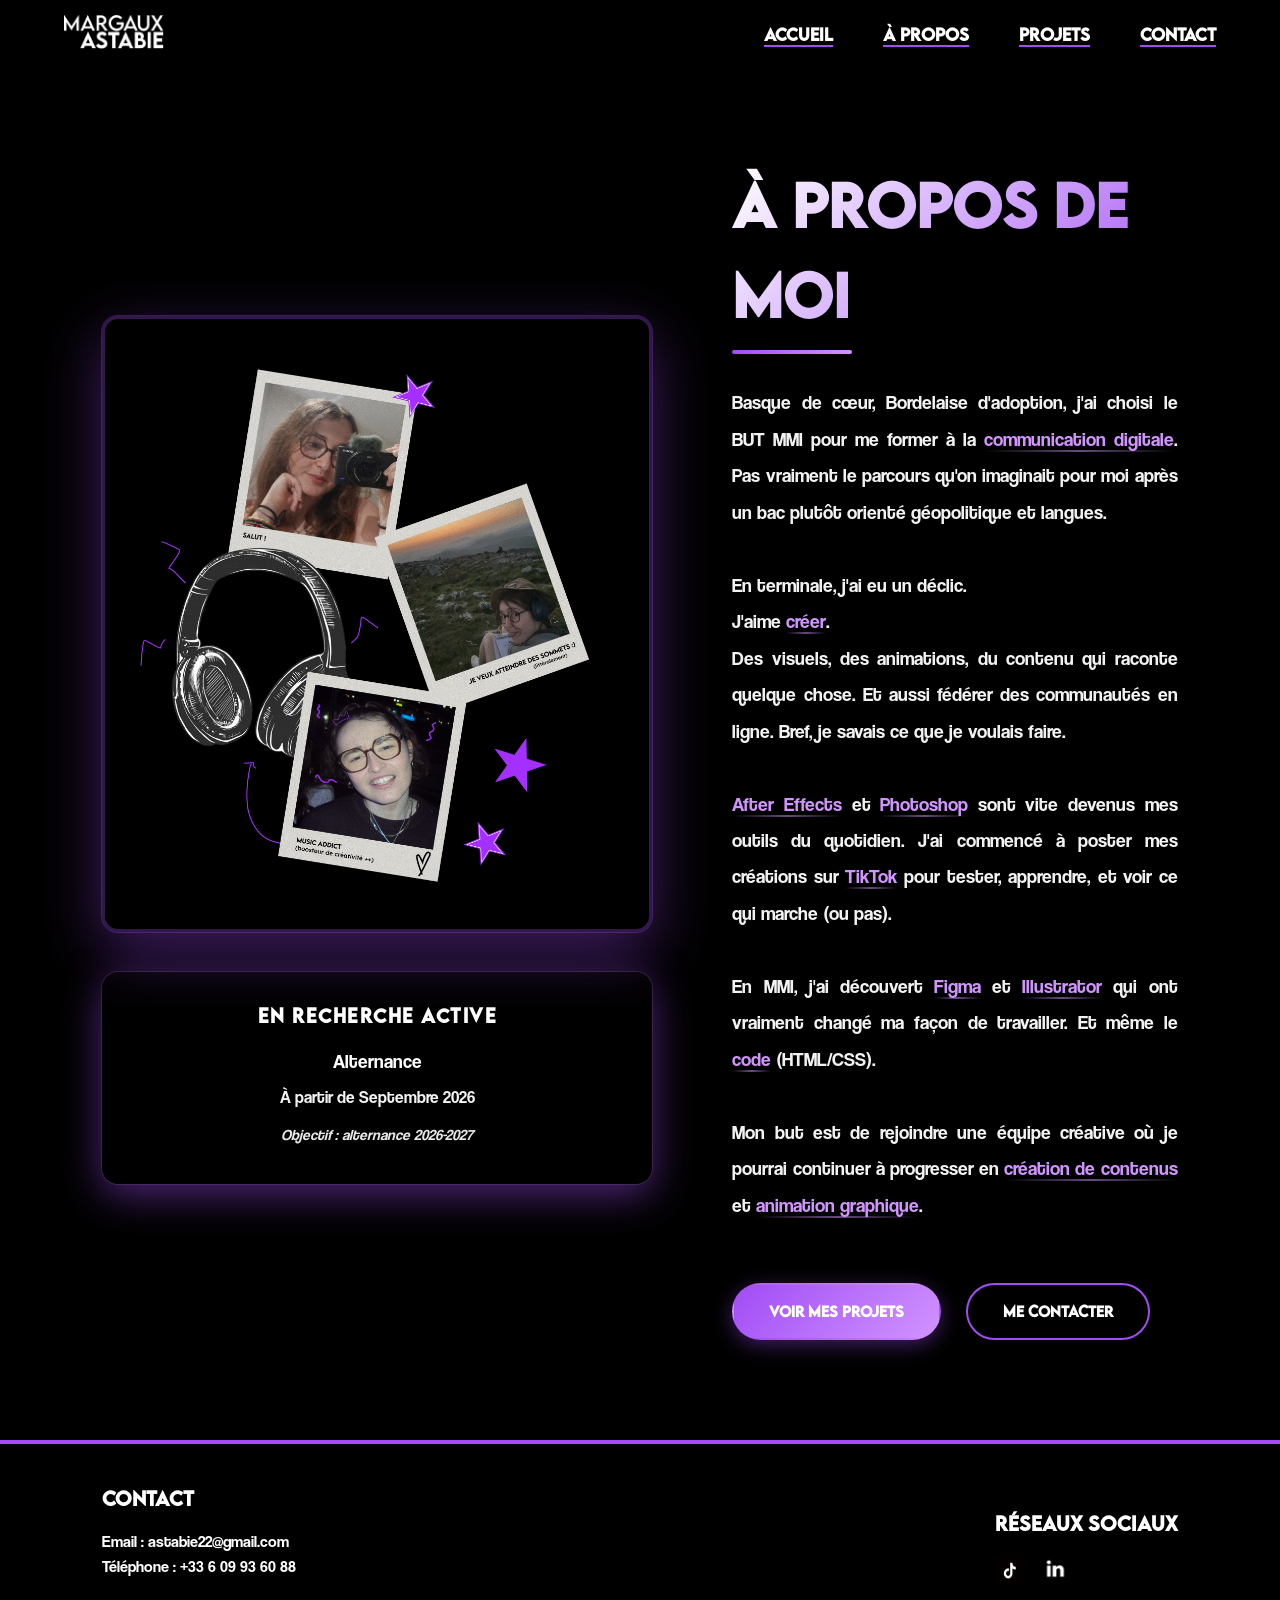
<file: about.html>
<!DOCTYPE html>
<html lang="fr">
<head>
    <meta charset="UTF-8">
    <meta name="viewport" content="width=device-width, initial-scale=1.0">
    <title>À propos – Margaux Astabie</title>
    <link rel="stylesheet" href="about.css">
</head>

<body>

    <!-- ===== HEADER ===== -->
    <header>
        <div class="logo">
            <a href="index.html">
                <img src="images/MARGAUX ASTABIE.png" alt="logo du portfolio">
            </a>
        </div>

        <nav>
            <div class="burger">
                <span></span>
                <span></span>
                <span></span>
            </div>

            <ul class="nav-links">
                <li><a href="index.html">Accueil</a></li>
                <li><a href="about.html">À propos</a></li>
                <li><a href="projets.html">Projets</a></li>
                <li><a href="contact.html">Contact</a></li>
            </ul>
        </nav>
    </header>

    <!-- ===== SECTION PRINCIPALE ===== -->
    <section class="about-container">

        <!-- COLONNE GAUCHE : PHOTO + STAGE -->
        <div class="left-column">
            <div class="photo-3d-wrapper">
                <div class="photo-3d">
                    <img src="images/about.png" alt="Photo de Margaux" class="photo-cadre">
                </div>
            </div>

            <!-- ENCADRÉ RECHERCHE STAGE -->
            <div class="stage-box">
                <h3>En recherche active</h3>
                <p>Alternance</p>
                <p class="stage-date">À partir de Septembre 2026</p>
                <p class="stage-alt">Objectif : alternance 2026-2027</p>
            </div>
        </div>

        <!-- COLONNE DROITE : TEXTE -->
        <div class="right-column">
            <h1>À propos de moi</h1>
            
            <p class="intro">
                Basque de cœur, Bordelaise d'adoption, j'ai choisi le BUT MMI pour me former à la <strong>communication digitale</strong>. Pas vraiment le parcours qu'on imaginait pour moi après un bac plutôt orienté géopolitique et langues.
                <br><br>
                En terminale, j'ai eu un déclic. <br>J'aime <strong>créer</strong>. <br> Des visuels, des animations, du contenu qui raconte quelque chose. Et aussi fédérer des communautés en ligne. Bref, je savais ce que je voulais faire.
                <br><br>
                <strong>After Effects</strong> et <strong>Photoshop</strong> sont vite devenus mes outils du quotidien. J'ai commencé à poster mes créations sur <strong>TikTok</strong> pour tester, apprendre, et voir ce qui marche (ou pas).
                <br><br>
                En MMI, j'ai découvert <strong>Figma</strong> et <strong>Illustrator</strong> qui ont vraiment changé ma façon de travailler. Et même le <strong>code</strong> (HTML/CSS).
                <br><br>
                Mon but est de rejoindre une équipe créative où je pourrai continuer à progresser en <strong>création de contenus</strong> et <strong>animation graphique</strong>.
            </p>

            <div class="cta-buttons">
                <a href="projets.html" class="btn-primary">Voir mes projets</a>
                <a href="contact.html" class="btn-secondary">Me contacter</a>
            </div>
        </div>

    </section>

    <hr style="border: 2px solid #a14cf5;">

    <!-- ===== FOOTER ===== -->
    <footer>
        <div class="footer-left">
            <h3>Contact</h3>
            <p>Email : <a href="mailto:astabie22@gmail.com">astabie22@gmail.com</a></p>
            <p>Téléphone : <a href="tel:+33609936088">+33 6 09 93 60 88</a></p>
        </div>

        <div class="footer-right"> <br>
            <h3>Réseaux sociaux</h3>
            <div class="social-icons">
                <a href="https://www.tiktok.com/@mgx.vfx" target="_blank" rel="noopener">
                    <img src="images/tiktok.jpg" alt="Tiktok">
                </a>
                <a href="https://www.linkedin.com/in/margaux-astabie-515123332/" target="_blank" rel="noopener">
                    <img src="images/Black LinkedIn Icon.jpeg" alt="LinkedIn">
                </a>
            </div>
        </div>
    </footer>

    <script>
        const burger = document.querySelector('.burger');
        const navLinks = document.querySelector('.nav-links');
    
        burger.addEventListener('click', () => {
            burger.classList.toggle('active');
            navLinks.classList.toggle('active');
        });

        // Animation 3D de l'image au mouvement de la souris
        const photo3D = document.querySelector('.photo-3d');
        const photoWrapper = document.querySelector('.photo-3d-wrapper');

        photoWrapper.addEventListener('mousemove', (e) => {
            const rect = photoWrapper.getBoundingClientRect();
            const x = e.clientX - rect.left;
            const y = e.clientY - rect.top;
            
            const centerX = rect.width / 2;
            const centerY = rect.height / 2;
            
            const rotateX = (y - centerY) / 30;
            const rotateY = (centerX - x) / 30;
            
            photo3D.style.transform = `perspective(1000px) rotateX(${rotateX}deg) rotateY(${rotateY}deg) scale(1.05)`;
        });

        photoWrapper.addEventListener('mouseleave', () => {
            photo3D.style.transform = 'perspective(1000px) rotateX(0deg) rotateY(0deg) scale(1)';
        });
    </script>
</body>
</html>
</file>
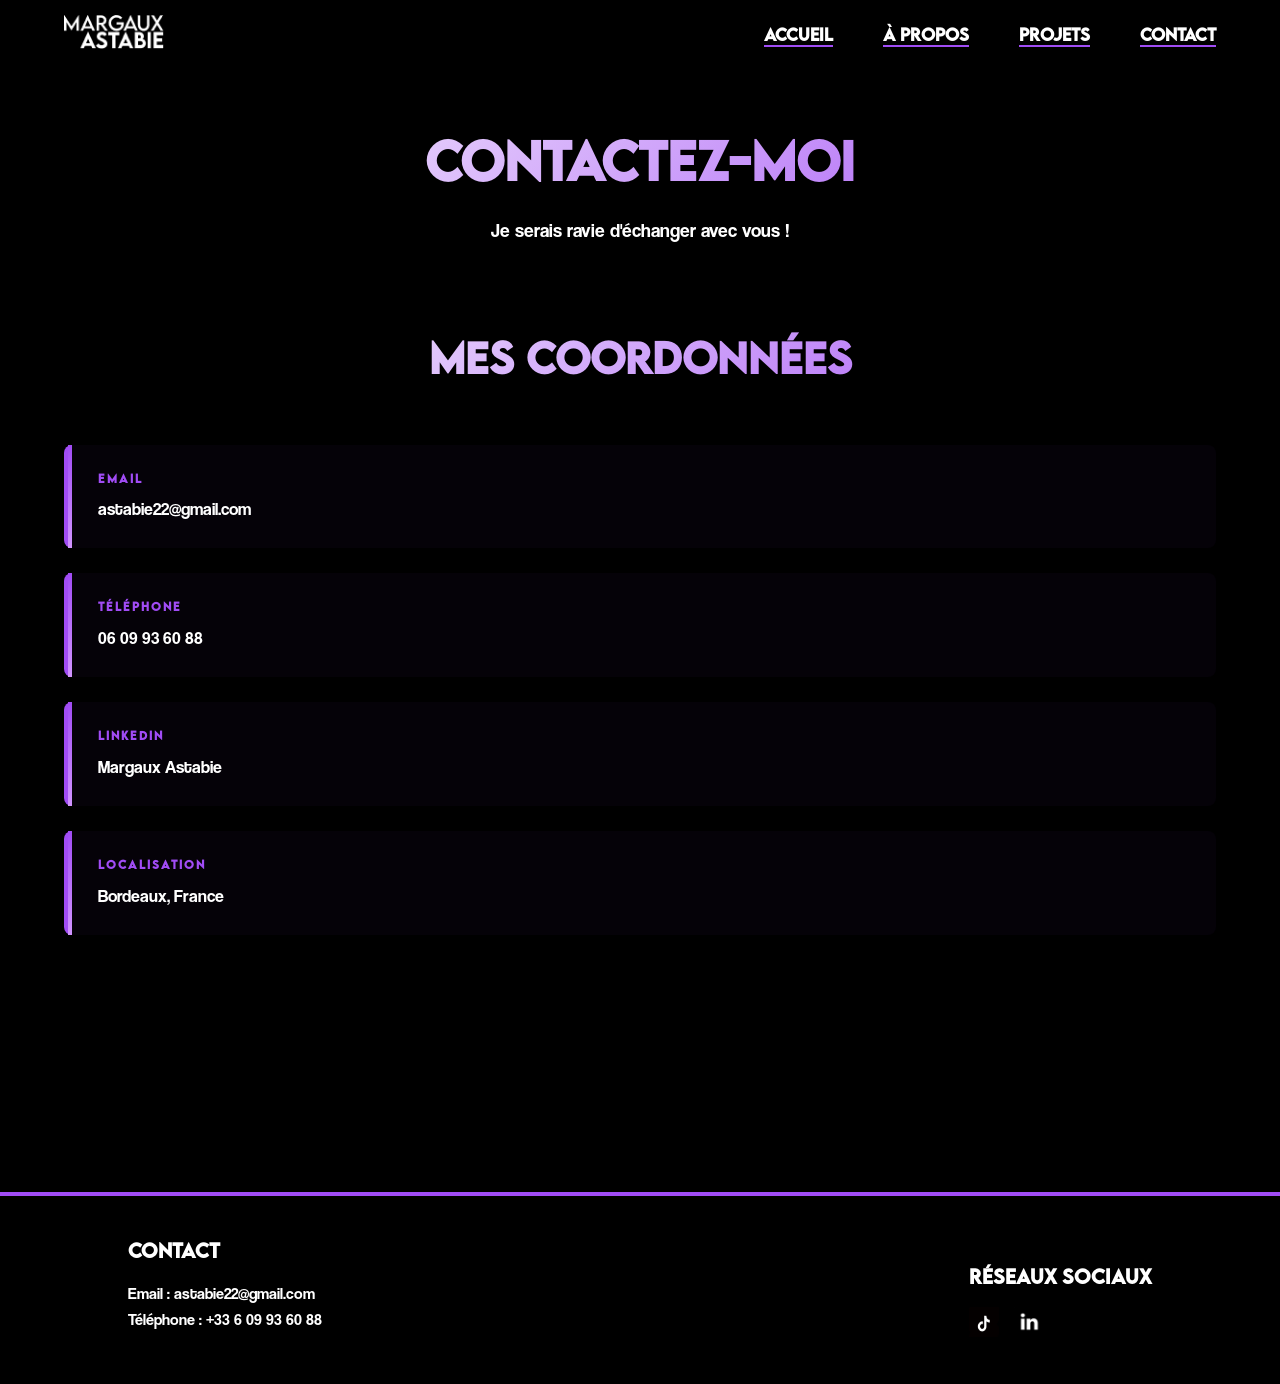
<file: contact.html>
<!DOCTYPE html>
<html lang="fr">
<head>
    <meta charset="UTF-8">
    <meta name="viewport" content="width=device-width, initial-scale=1.0">
    <title>Margaux Astabie - Contact</title>
    <link rel="stylesheet" href="contact.css">
</head>

<body>
    <header>
        <div class="logo">
            <a href="index.html">
                <img src="images/MARGAUX ASTABIE.png" alt="logo du portfolio">
            </a> 
        </div>
    
        <nav>
            <div class="burger">
                <span></span>
                <span></span>
                <span></span>
            </div>
            
            <ul class="nav-links">
                <li><a href="index.html">Accueil</a></li>
                <li><a href="about.html">À propos</a></li>
                <li><a href="projets.html">Projets</a></li>
                <li><a href="contact.html">Contact</a></li>
            </ul>
        </nav>
    </header>

    <div class="contact-container">
        <div class="contact-header">
            <h1>CONTACTEZ-MOI</h1>
            <p>Je serais ravie d'échanger avec vous !</p>
        </div>

        <div class="contact-content">
            <!-- Informations de contact -->
            <div class="contact-info-section">
                <h2>Mes coordonnées</h2>
                
                <div class="contact-list">
                    <div class="contact-item">
                        <div class="contact-item-content">
                            <span class="contact-label">Email</span>
                            <a href="mailto:astabie22@gmail.com">astabie22@gmail.com</a>
                        </div>
                    </div>

                    <div class="contact-item">
                        <div class="contact-item-content">
                            <span class="contact-label">Téléphone</span>
                            <a href="tel:+33609936088">06 09 93 60 88</a>
                        </div>
                    </div>

                    <div class="contact-item">
                        <div class="contact-item-content">
                            <span class="contact-label">LinkedIn</span>
                            <a href="https://www.linkedin.com/in/margaux-astabie-515123332/" target="_blank" rel="noopener">Margaux Astabie</a>
                        </div>
                    </div>
                    <div class="contact-item">
                        <div class="contact-item-content">
                            <span class="contact-label">Localisation</span>
                            <span class="contact-text">Bordeaux, France</span>
                        </div>
                    </div>
                </div>
            </div>

            <!-- Map Bordeaux -->
            <div class="map-section">
                <div class="map-container">
                    <iframe 
                        src="https://www.google.com/maps/embed?pb=!1m18!1m12!1m3!1d91326.88282377354!2d-0.6578309!3d44.841225!2m3!1f0!2f0!3f0!3m2!1i1024!2i768!4f13.1!3m3!1m2!1s0xd5527e8f751ca81%3A0x796386037b397a89!2sBordeaux!5e0!3m2!1sfr!2sfr!4v1234567890123!5m2!1sfr!2sfr" 
                        width="100%" 
                        height="100%" 
                        style="border:0;" 
                        allowfullscreen="" 
                        loading="lazy" 
                        referrerpolicy="no-referrer-when-downgrade">
                    </iframe>
                </div>
            </div>
        </div>
    </div>
    <hr style="border: 2px solid #a14cf5;">
    <!-- ===== FOOTER ===== -->
    <footer>
        <div class="footer-left">
            <h3>Contact</h3>
            <p>Email : <a href="mailto:astabie22@gmail.com">astabie22@gmail.com</a></p>
            <p>Téléphone : <a href="tel:+33609936088">+33 6 09 93 60 88</a></p>
        </div>

        <div class="footer-right"> <br>
            <h3>Réseaux sociaux</h3>
            <div class="social-icons">
                <a href="https://www.tiktok.com/@mgx.vfx" target="_blank" rel="noopener">
                    <img src="images/tiktok.jpg" alt="Tiktok">
                </a>
                <a href="https://www.linkedin.com/in/margaux-astabie-515123332/" target="_blank" rel="noopener">
                    <img src="images/Black LinkedIn Icon.jpeg" alt="LinkedIn">
                </a>
            </div>
        </div>
    </footer>

    <!-- ===== SCRIPT BURGER ===== -->
    <script>
        const burger = document.querySelector('.burger');
        const navLinks = document.querySelector('.nav-links');

        burger.addEventListener('click', () => {
            burger.classList.toggle('active');
            navLinks.classList.toggle('active');
        });
    </script>
</body>
</html>
</file>
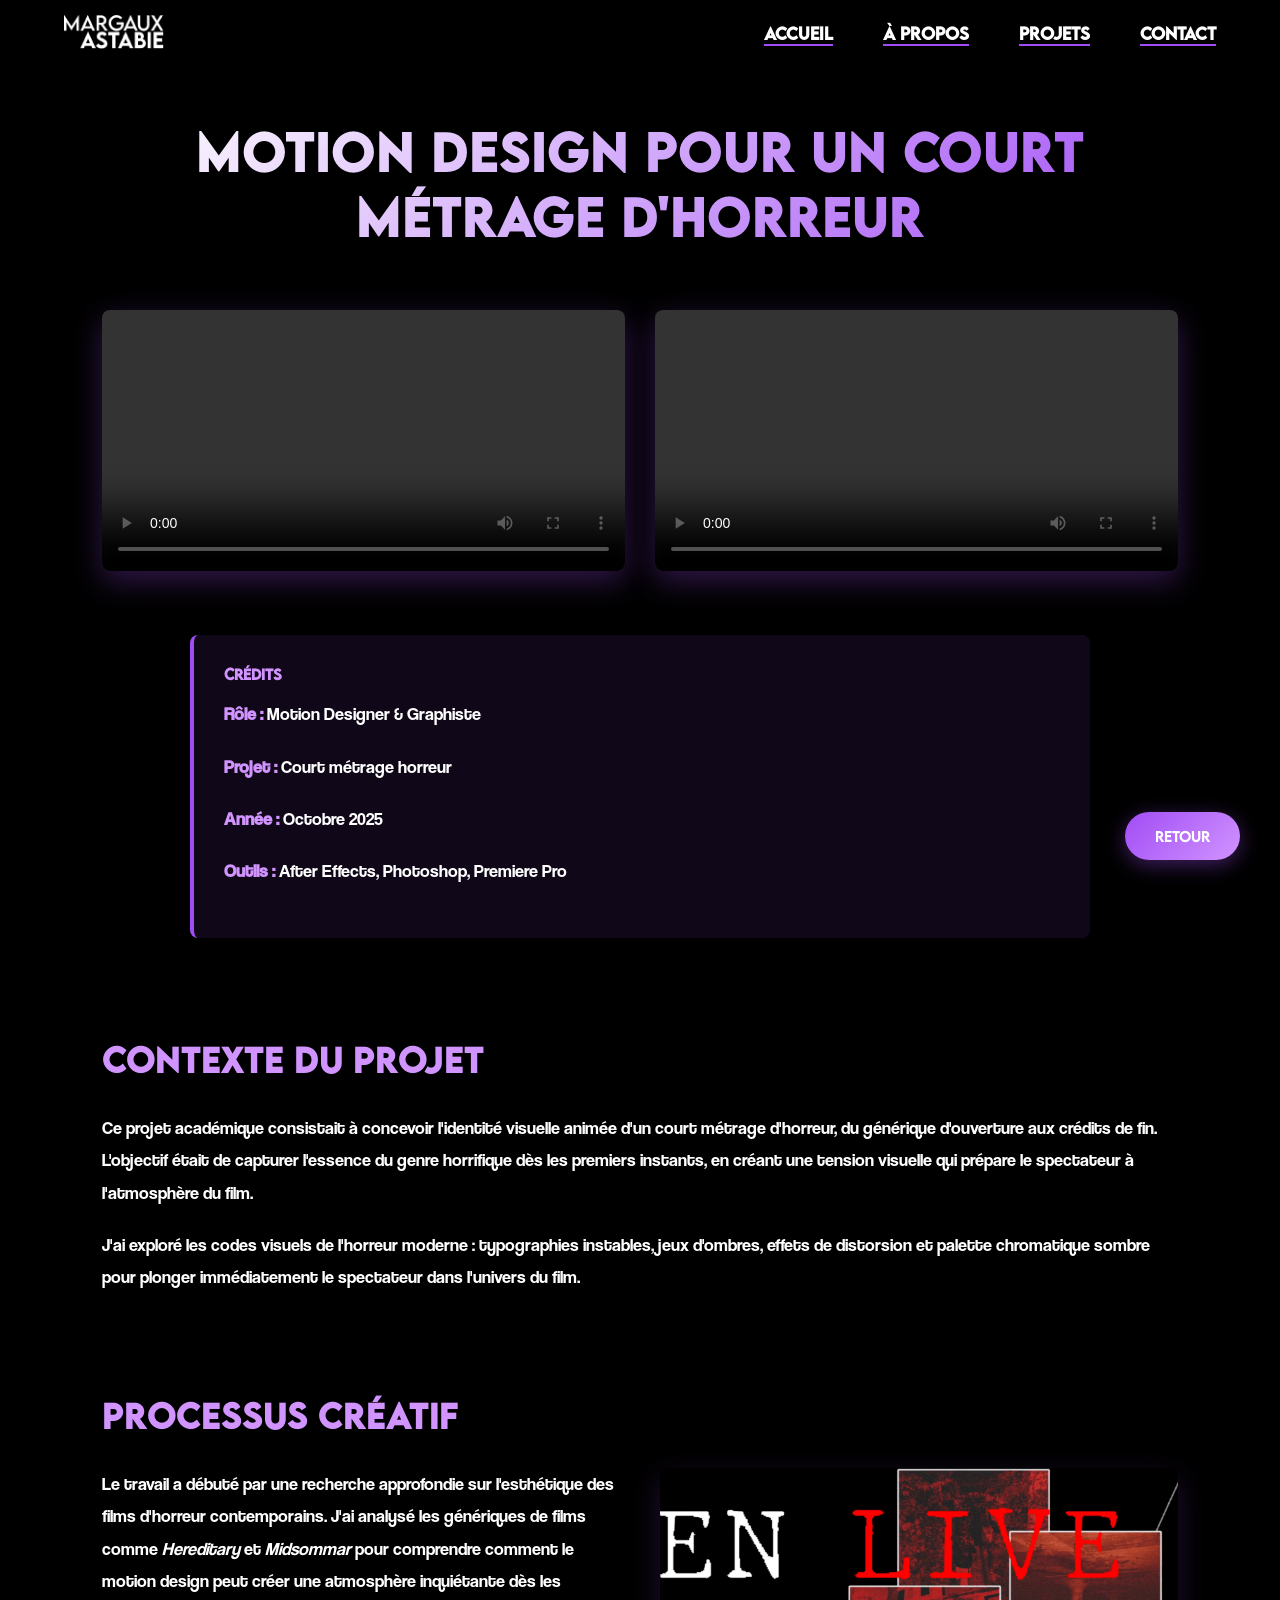
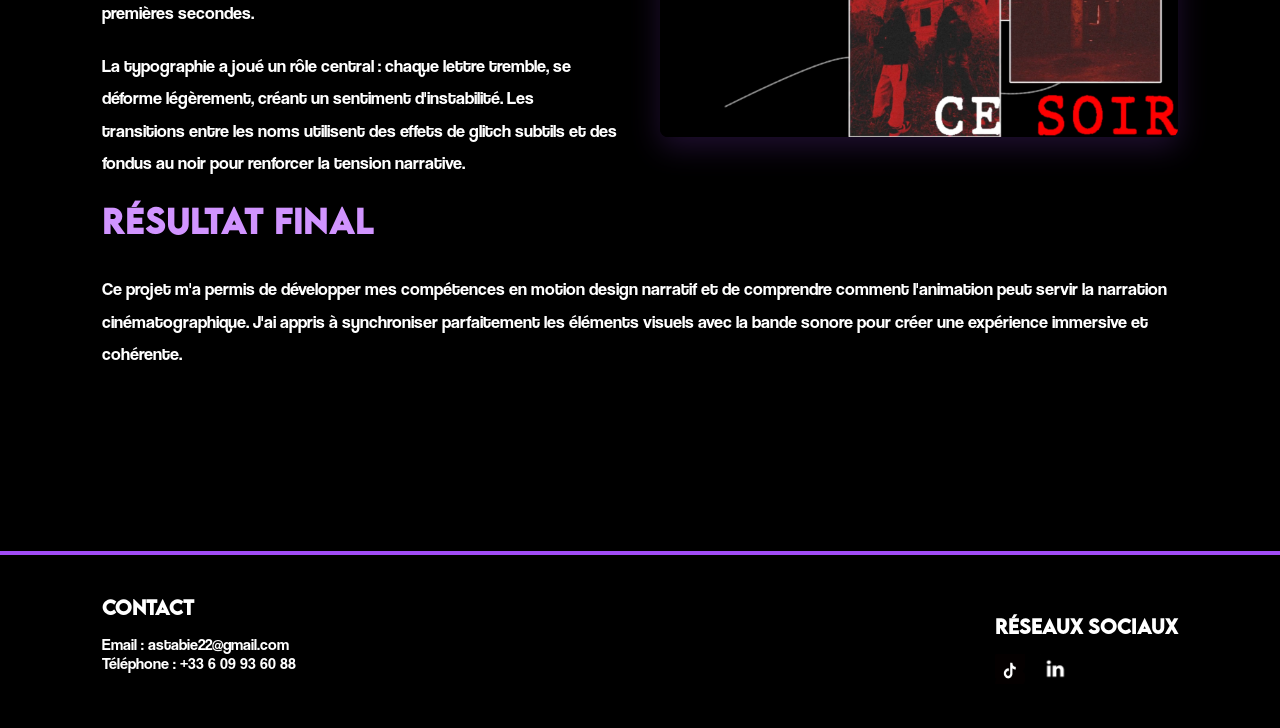
<file: details.html>
<!DOCTYPE html>
<html lang="fr">
<head>
    <meta charset="UTF-8">
    <meta name="viewport" content="width=device-width, initial-scale=1.0">
    <title>Motion Design Horreur – Margaux Astabie</title>
    <link rel="stylesheet" href="project-detail.css">
</head>

<body>

    <!-- ===== HEADER ===== -->
    <header>
        <div class="logo">
            <a href="index.html">
                <img src="images/MARGAUX ASTABIE.png" alt="logo du portfolio">
            </a>
        </div>

        <nav>
            <div class="burger">
                <span></span>
                <span></span>
                <span></span>
            </div>

            <ul class="nav-links">
                <li><a href="index.html">ACCUEIL</a></li>
                <li><a href="about.html">À PROPOS</a></li>
                <li><a href="projets.html">PROJETS</a></li>
                <li><a href="contact.html">CONTACT</a></li>
            </ul>
        </nav>
    </header>

    <!-- ===== CONTAINER PRINCIPAL ===== -->
    <div class="project-container">
        
        <!-- TITRE PRINCIPAL CENTRÉ -->
        <div class="title-section">
            <h1>Motion design pour un court métrage d'horreur</h1>
        </div>

        <!-- DEUX VIDÉOS CÔTE À CÔTE -->
        <div class="videos-grid">
            <div class="video-item">
                <video controls>
                    <source src="video/generique_final.mp4" type="video/mp4">
                    Votre navigateur ne supporte pas la lecture de vidéos.
                </video>
            </div>
            <div class="video-item">
                <video controls>
                    <source src="video/credits_final.mp4" type="video/mp4">
                    Votre navigateur ne supporte pas la lecture de vidéos.
                </video>
            </div>
        </div>

        <!-- SECTION CRÉDITS -->
        <div class="credits-full">
            <h3>crédits</h3>
            <p><strong>Rôle :</strong> Motion Designer & Graphiste</p>
            <p><strong>Projet :</strong> Court métrage horreur</p>
            <p><strong>Année :</strong> Octobre 2025</p>
            <p><strong>Outils :</strong> After Effects, Photoshop, Premiere Pro</p>
        </div>

        <!-- SECTION CONTEXTE -->
        <section>
            <h2>Contexte du projet</h2>
            <p>
                Ce projet académique consistait à concevoir l'identité visuelle animée d'un court métrage d'horreur, 
                du générique d'ouverture aux crédits de fin. L'objectif était de capturer l'essence du genre horrifique 
                dès les premiers instants, en créant une tension visuelle qui prépare le spectateur à l'atmosphère du film.
            </p>
            <p>
                J'ai exploré les codes visuels de l'horreur moderne : typographies instables, jeux d'ombres, 
                effets de distorsion et palette chromatique sombre pour plonger immédiatement le spectateur dans l'univers du film.
            </p>
        </section>

        <!-- SECTION PROCESSUS CRÉATIF -->
        <section>
            <h2>Processus créatif</h2>
            <div class="two-column-grid">
                <div>
                    <p>
                        Le travail a débuté par une recherche approfondie sur l'esthétique des films d'horreur contemporains. 
                        J'ai analysé les génériques de films comme <em>Hereditary</em> et <em>Midsommar</em> pour comprendre 
                        comment le motion design peut créer une atmosphère inquiétante dès les premières secondes.
                    </p>
                    <p>
                        La typographie a joué un rôle central : chaque lettre tremble, se déforme légèrement, créant 
                        un sentiment d'instabilité. Les transitions entre les noms utilisent des effets de glitch subtils 
                        et des fondus au noir pour renforcer la tension narrative.
                    </p>
                </div>
    
                <div>
                    <img src="images/live.png" alt="Aperçu du processus créatif">
                </div>
            </div>
            <h2>Résultat final</h2>
            <p>
                Ce projet m'a permis de développer mes compétences en motion design narratif et de comprendre 
                comment l'animation peut servir la narration cinématographique. J'ai appris à synchroniser 
                parfaitement les éléments visuels avec la bande sonore pour créer une expérience immersive et cohérente.
            </p>
        </section>

    </div>

    <!-- ===== BOUTON GO BACK ===== -->
    <a href="projets.html" class="go-back">Retour</a>

    <!-- ===== FOOTER ===== -->
    <hr style="border: 2px solid #a14cf5;">
    <footer>
        <div class="footer-left">
            <h3>Contact</h3>
            <p>Email : <a href="mailto:astabie22@gmail.com">astabie22@gmail.com</a></p>
            <p>Téléphone : <a href="tel:+33609936088">+33 6 09 93 60 88</a></p>
        </div>

        <div class="footer-right"> <br>
            <h3>Réseaux sociaux</h3>
            <div class="social-icons">
                <a href="https://www.tiktok.com/@mgx.vfx" target="_blank" rel="noopener">
                    <img src="images/tiktok.jpg" alt="Tiktok">
                </a>
                <a href="https://www.linkedin.com/in/margaux-astabie-515123332/" target="_blank" rel="noopener">
                    <img src="images/Black LinkedIn Icon.jpeg" alt="LinkedIn">
                </a>
            </div>
        </div>
    </footer>

    <script>
        const burger = document.querySelector('.burger');
        const navLinks = document.querySelector('.nav-links');
    
        burger.addEventListener('click', () => {
            burger.classList.toggle('active');
            navLinks.classList.toggle('active');
        });
    </script>

</body>
</html>
</file>
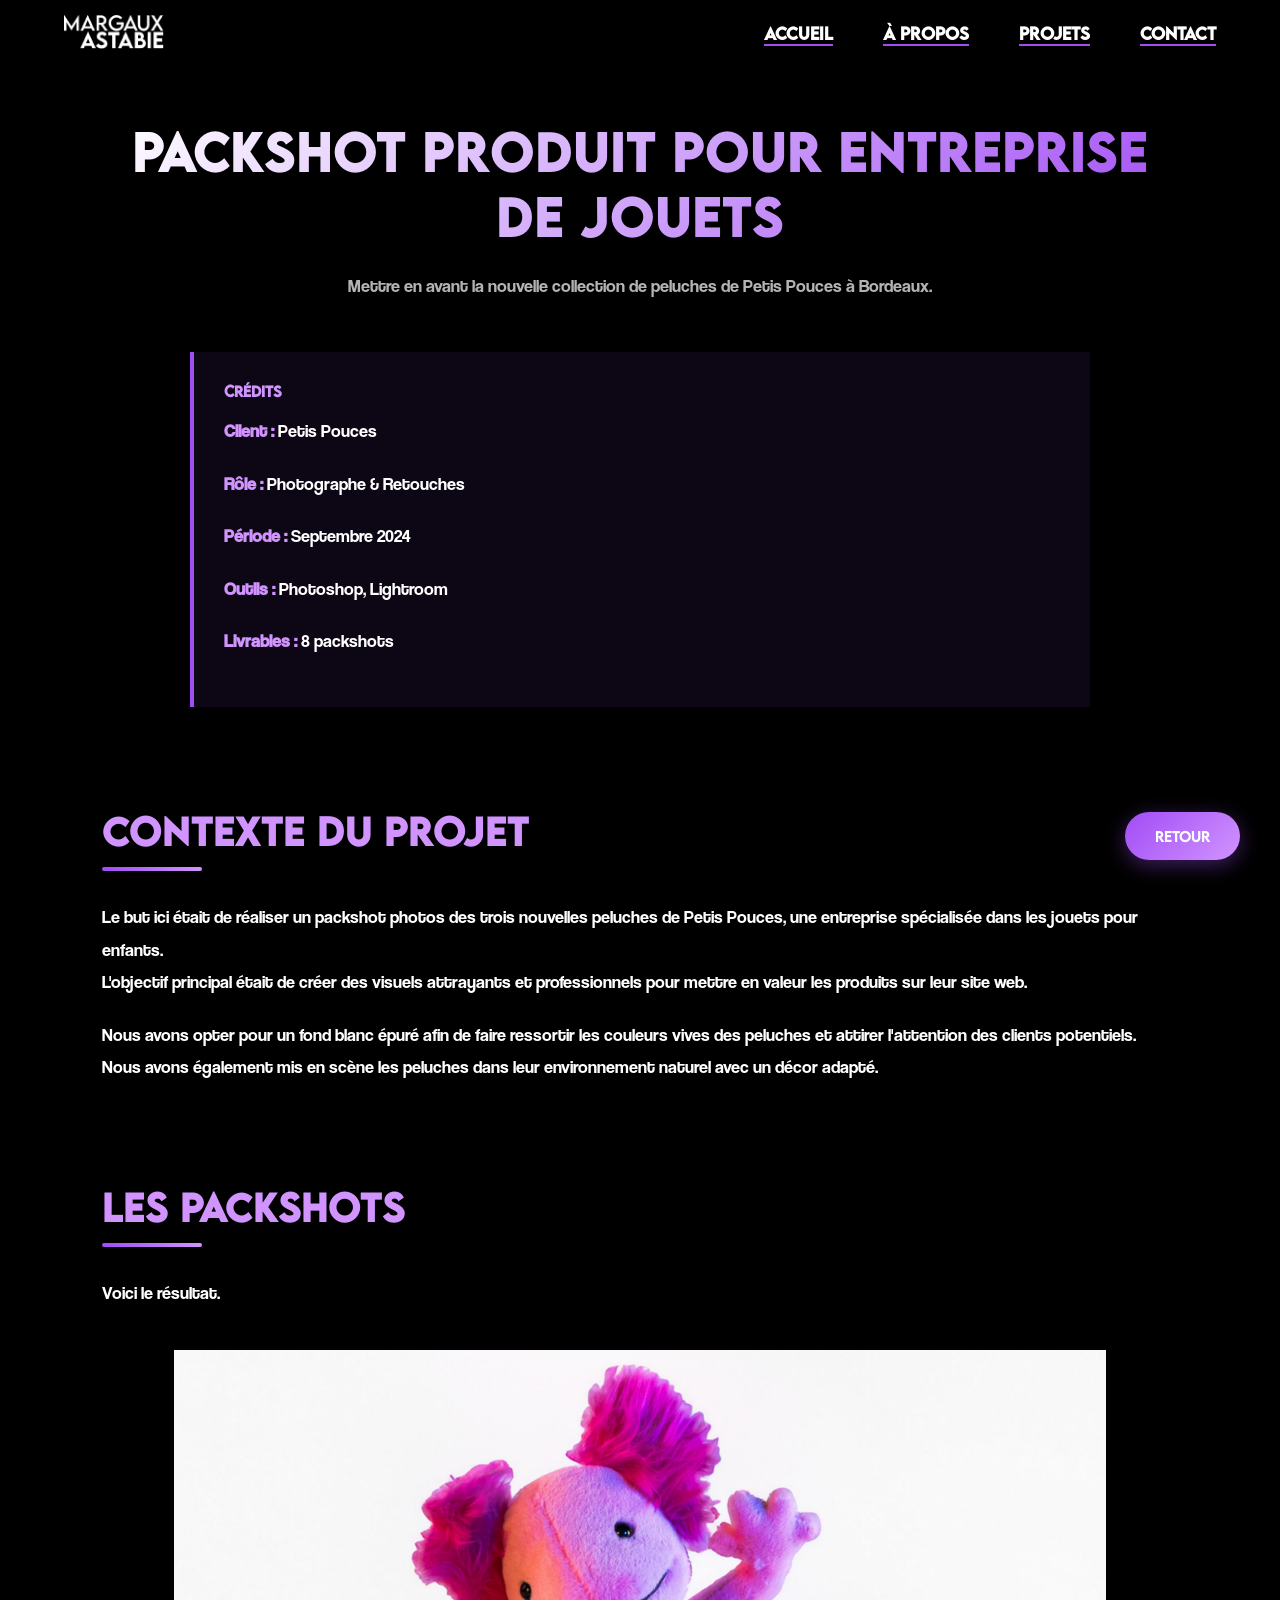
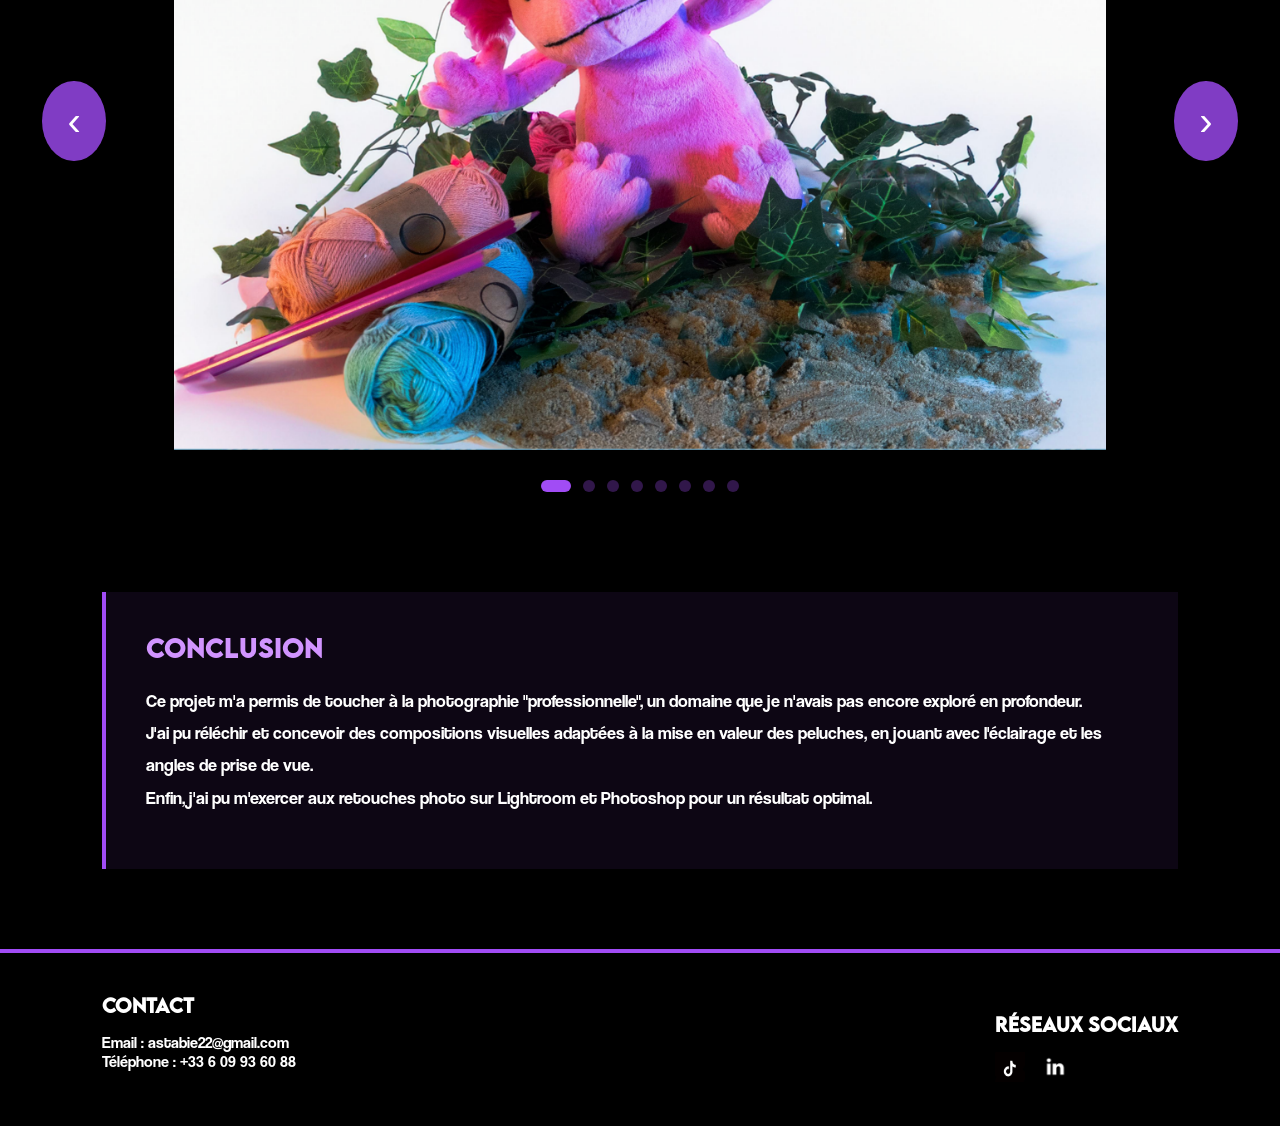
<file: packshot.html>
<!DOCTYPE html>
<html lang="fr">
<head>
    <meta charset="UTF-8">
    <meta name="viewport" content="width=device-width, initial-scale=1.0">
    <title>Packshot Photo – Margaux Astabie</title>
    <link rel="stylesheet" href="packshot.css">
</head>

<body>

    <!-- ===== HEADER ===== -->
    <header>
        <div class="logo">
            <a href="index.html">
                <img src="images/MARGAUX ASTABIE.png" alt="logo du portfolio">
            </a>
        </div>

        <nav>
            <div class="burger">
                <span></span>
                <span></span>
                <span></span>
            </div>

            <ul class="nav-links">
                <li><a href="index.html">ACCUEIL</a></li>
                <li><a href="about.html">À PROPOS</a></li>
                <li><a href="projets.html">PROJETS</a></li>
                <li><a href="contact.html">CONTACT</a></li>
            </ul>
        </nav>
    </header>

    <!-- ===== CONTAINER PRINCIPAL ===== -->
    <div class="project-container">
        
        <!-- TITRE PRINCIPAL CENTRÉ -->
        <div class="title-section">
            <h1>Packshot produit pour entreprise de jouets</h1>
            <p class="subtitle">Mettre en avant la nouvelle collection de peluches de Petis Pouces à Bordeaux.</p>
        </div>

        <!-- SECTION CRÉDITS -->
        <div class="credits-full">
            <h3>crédits</h3>
            <p><strong>Client :</strong> Petis Pouces</p>
            <p><strong>Rôle :</strong> Photographe & Retouches</p>
            <p><strong>Période :</strong> Septembre 2024</p>
            <p><strong>Outils :</strong> Photoshop, Lightroom</p>
            <p><strong>Livrables :</strong> 8 packshots</p>
        </div>

        <!-- SECTION CONTEXTE -->
        <section>
            <h2>Contexte du projet</h2>
            <p>
                Le but ici était de réaliser un packshot photos des trois nouvelles peluches de Petis Pouces, une entreprise spécialisée dans les jouets pour enfants. 
                <br>L'objectif principal était de créer des visuels attrayants et professionnels pour mettre en valeur les produits sur leur site web.
            </p>
            <p>
                Nous avons opter pour un fond blanc épuré afin de faire ressortir les couleurs vives des peluches et attirer l'attention des clients potentiels.
                <br> Nous avons également mis en scène les peluches dans leur environnement naturel avec un décor adapté.
            </p>
        </section>

        <!-- GALERIE PACKSHOTS - CARROUSEL -->
        <section>
            <h2>Les packshots</h2>
            <p>Voici le résultat.</p>
            
            <div class="carousel-container">
                <div class="carousel">
                    <div class="carousel-track">
                        <div class="carousel-item">
                            <img src="images/packshot1.png" alt="Packshot 1">
                        </div>
                        <div class="carousel-item">
                            <img src="images/packshot2.png" alt="Packshot 2">
                        </div>
                        <div class="carousel-item">
                            <img src="images/packshot3.png" alt="Packshot 3">
                        </div>
                        <div class="carousel-item">
                            <img src="images/packshot4.png" alt="Packshot 4">
                        </div>
                        <div class="carousel-item">
                            <img src="images/packshot5.png" alt="Packshot 5">
                        </div>
                        <div class="carousel-item">
                            <img src="images/packshot6.png" alt="Packshot 6">
                        </div>
                        <div class="carousel-item">
                            <img src="images/packshot7.png" alt="Packshot 7">
                        </div>
                        <div class="carousel-item">
                            <img src="images/packshot8.png" alt="Packshot 8">
                        </div>
                    </div>
                </div>

                <!-- Boutons navigation -->
                <button class="carousel-btn prev" onclick="moveCarousel(-1)">‹</button>
                <button class="carousel-btn next" onclick="moveCarousel(1)">›</button>

                <!-- Indicateurs -->
                <div class="carousel-indicators">
                    <span class="indicator active" onclick="goToSlide(0)"></span>
                    <span class="indicator" onclick="goToSlide(1)"></span>
                    <span class="indicator" onclick="goToSlide(2)"></span>
                    <span class="indicator" onclick="goToSlide(3)"></span>
                    <span class="indicator" onclick="goToSlide(4)"></span>
                    <span class="indicator" onclick="goToSlide(5)"></span>
                    <span class="indicator" onclick="goToSlide(6)"></span>
                    <span class="indicator" onclick="goToSlide(7)"></span>
                </div>
            </div>
        </section>


        <!-- CONCLUSION -->
        <div class="conclusion-box">
            <h3>Conclusion</h3>
            <p>
                Ce projet m'a permis de toucher à la photographie "professionnelle", un domaine que je n'avais pas encore exploré en profondeur.
                        <br> J'ai pu réléchir et concevoir des compositions visuelles adaptées à la mise en valeur des peluches, en jouant avec l'éclairage et les angles de prise de vue.
                        <br> Enfin, j'ai pu m'exercer aux retouches photo sur Lightroom et Photoshop pour un résultat optimal.
            </p>
        </div>

    </div>

    <!-- ===== BOUTON GO BACK ===== -->
    <a href="projets.html" class="go-back">Retour</a>

    <!-- ===== FOOTER ===== -->
    <hr style="border: 2px solid #a14cf5;">
    <footer>
        <div class="footer-left">
            <h3>Contact</h3>
            <p>Email : <a href="mailto:astabie22@gmail.com">astabie22@gmail.com</a></p>
            <p>Téléphone : <a href="tel:+33609936088">+33 6 09 93 60 88</a></p>
        </div>

        <div class="footer-right"> <br>
            <h3>Réseaux sociaux</h3>
            <div class="social-icons">
                <a href="https://www.tiktok.com/@mgx.vfx" target="_blank" rel="noopener">
                    <img src="images/tiktok.jpg" alt="Tiktok">
                </a>
                <a href="https://www.linkedin.com/in/margaux-astabie-515123332/" target="_blank" rel="noopener">
                    <img src="images/Black LinkedIn Icon.jpeg" alt="LinkedIn">
                </a>
            </div>
        </div>
    </footer>

    <script>
        const burger = document.querySelector('.burger');
        const navLinks = document.querySelector('.nav-links');
    
        burger.addEventListener('click', () => {
            burger.classList.toggle('active');
            navLinks.classList.toggle('active');
        });

        // CARROUSEL
        let currentSlide = 0;
        const track = document.querySelector('.carousel-track');
        const items = document.querySelectorAll('.carousel-item');
        const indicators = document.querySelectorAll('.indicator');
        const totalSlides = items.length;

        function updateCarousel() {
            const offset = -currentSlide * 100;
            track.style.transform = `translateX(${offset}%)`;
            
            // Mise à jour des indicateurs
            indicators.forEach((indicator, index) => {
                indicator.classList.toggle('active', index === currentSlide);
            });
        }

        function moveCarousel(direction) {
            currentSlide += direction;
            
            if (currentSlide < 0) {
                currentSlide = totalSlides - 1;
            } else if (currentSlide >= totalSlides) {
                currentSlide = 0;
            }
            
            updateCarousel();
        }

        function goToSlide(index) {
            currentSlide = index;
            updateCarousel();
        }

        // Auto-play (optionnel, décommente si tu veux)
        // setInterval(() => {
        //     moveCarousel(1);
        // }, 5000);
    </script>

</body>
</html>
</file>
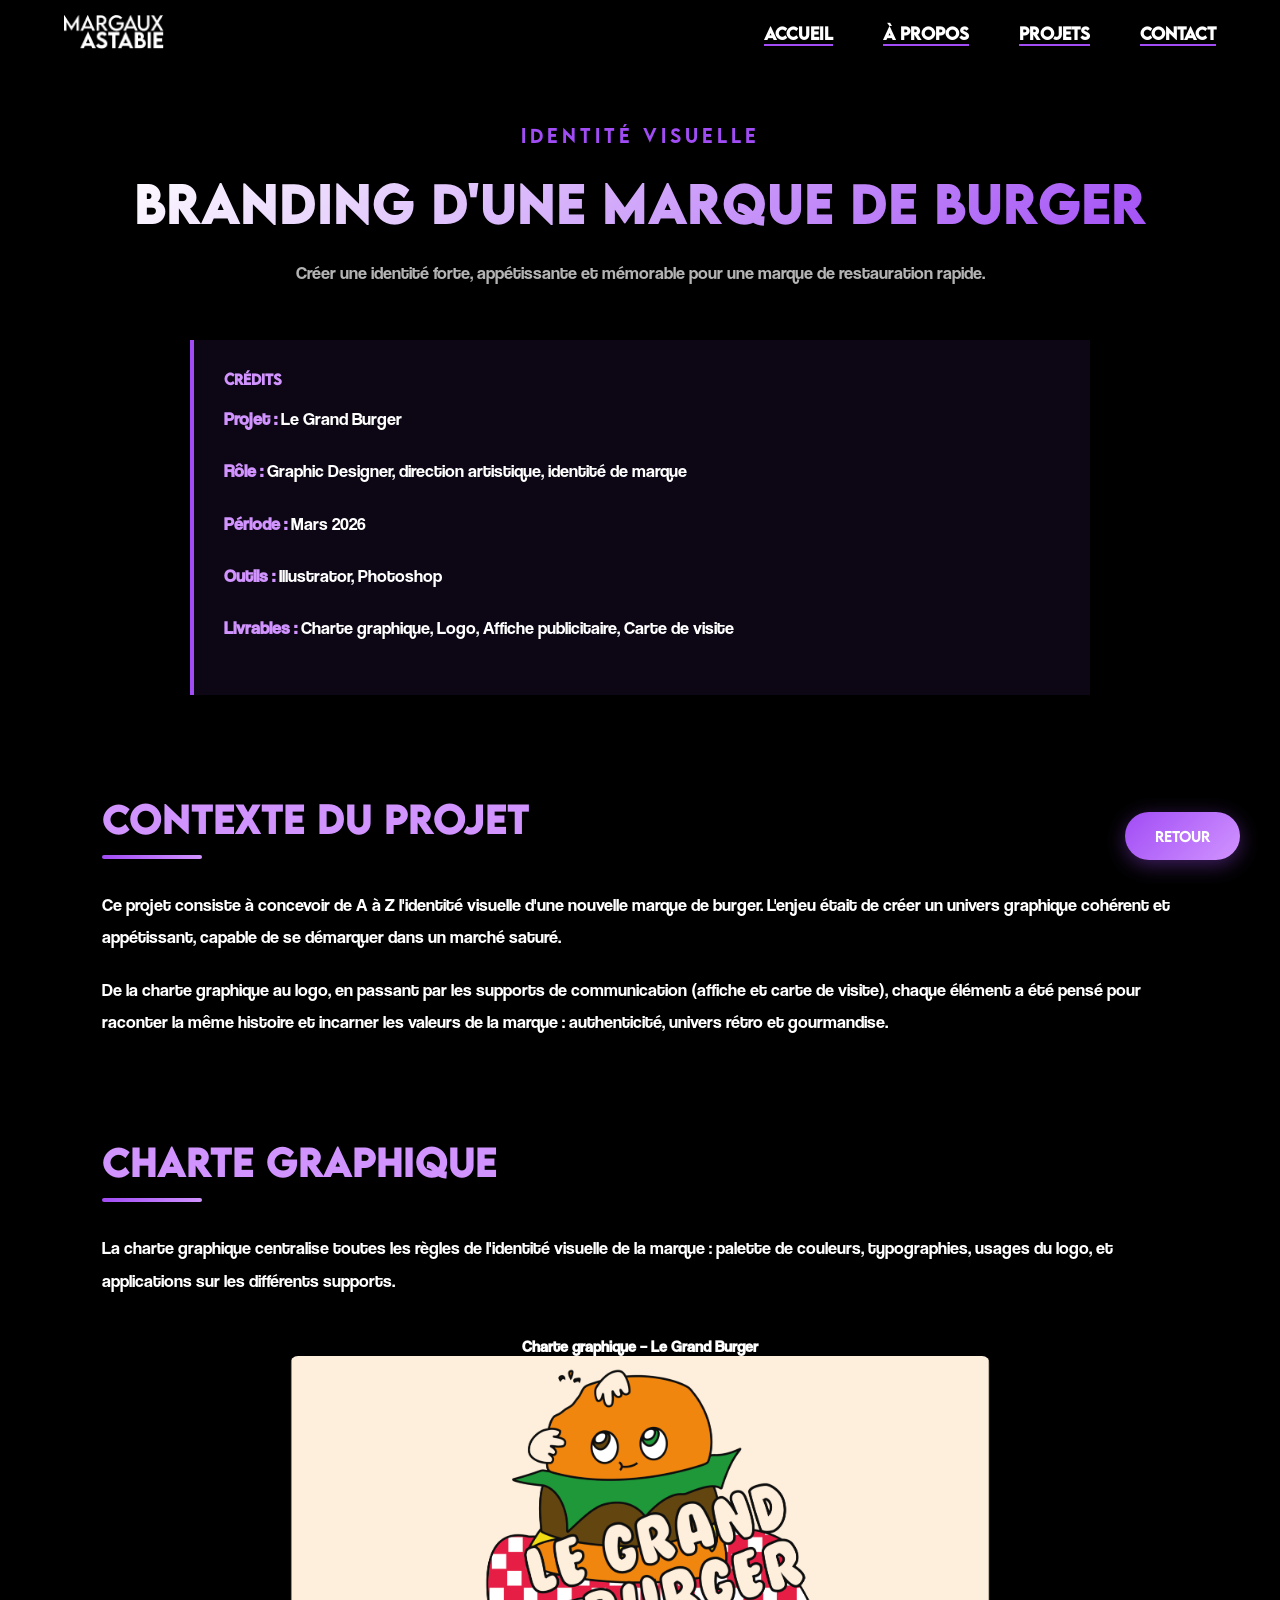
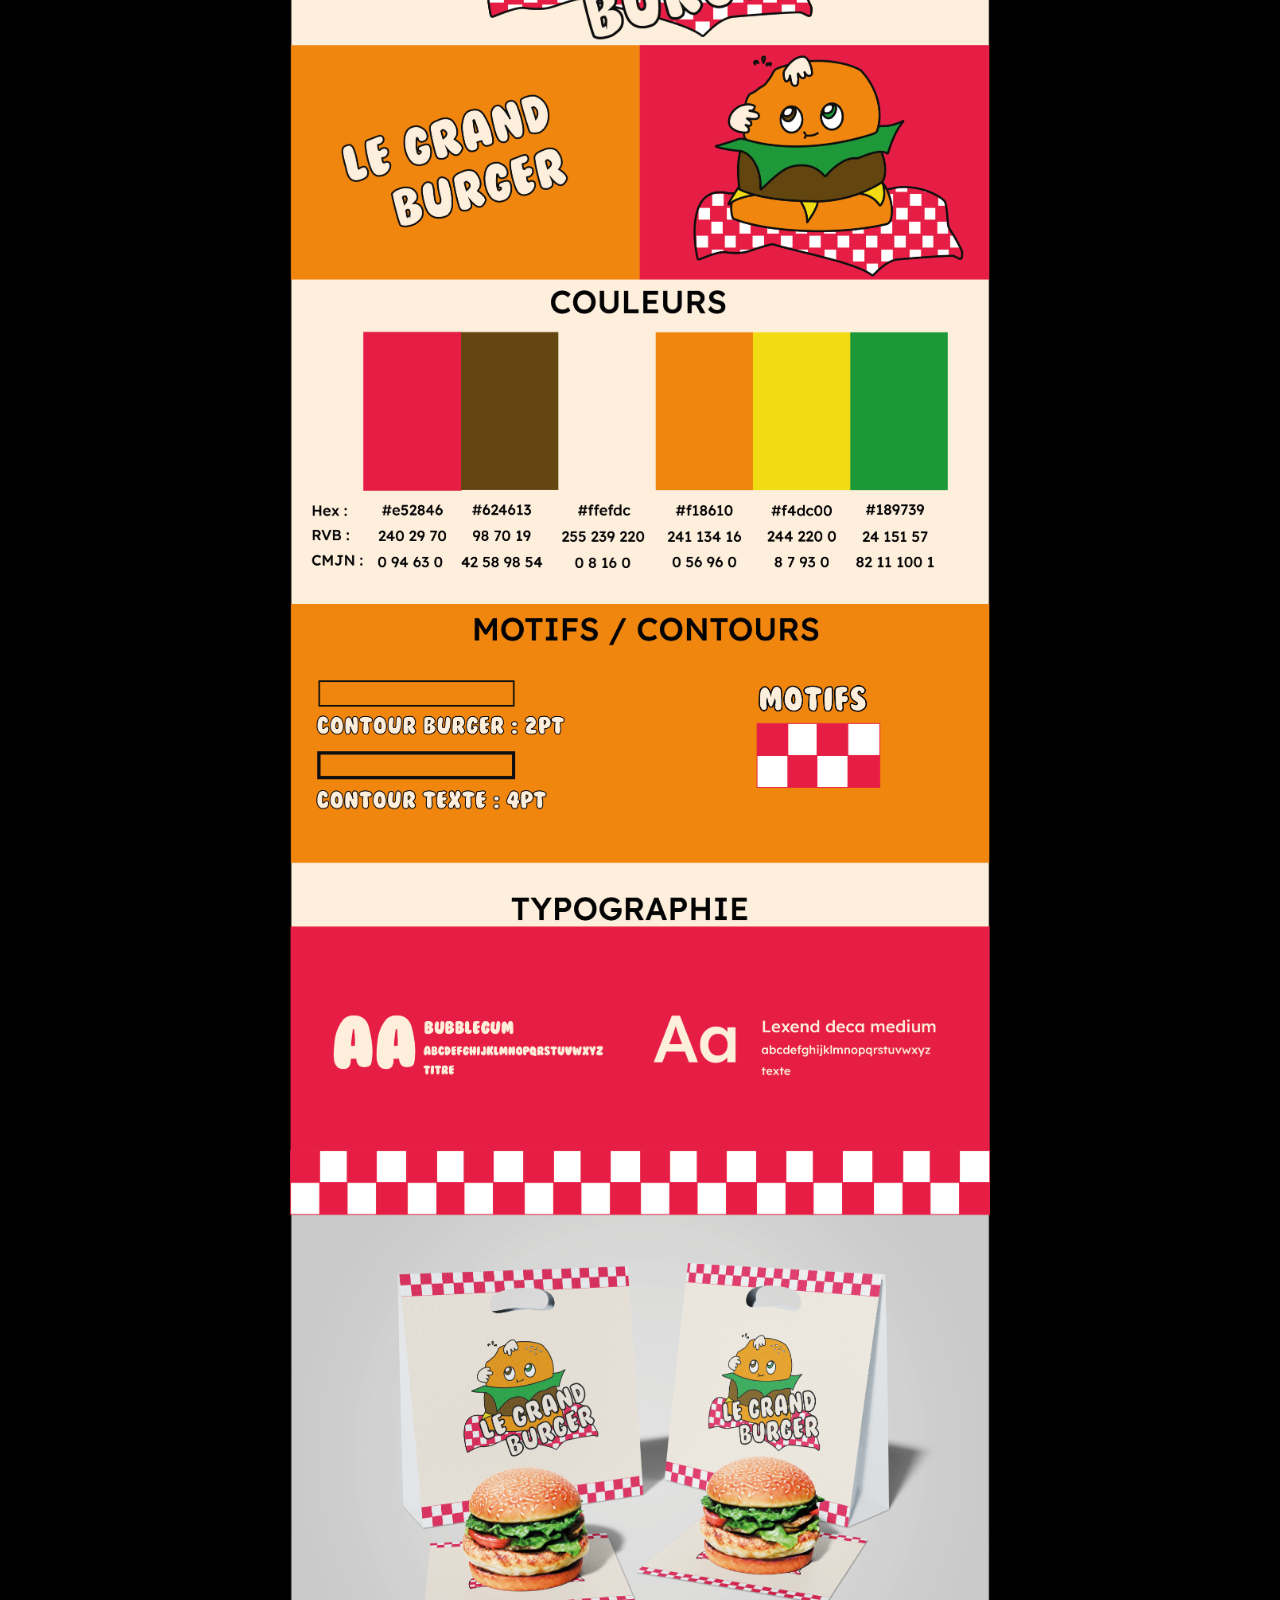
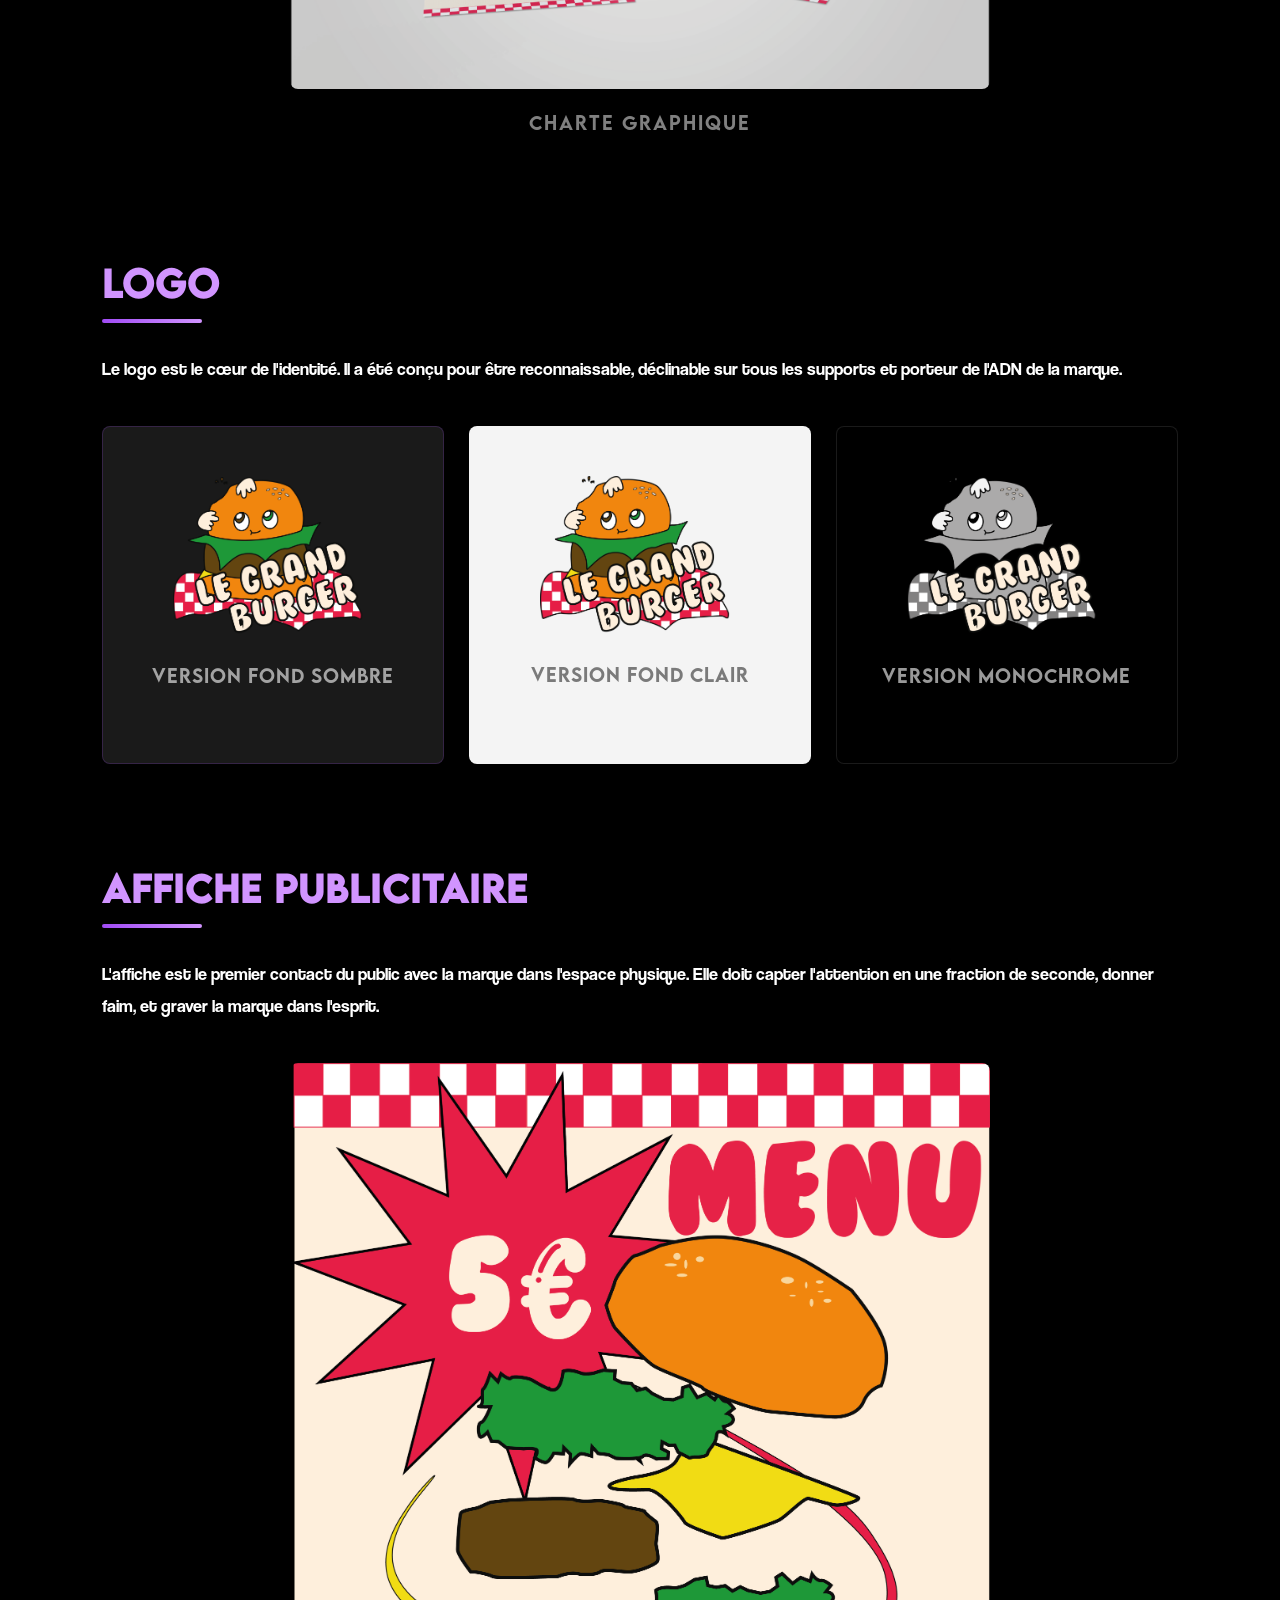
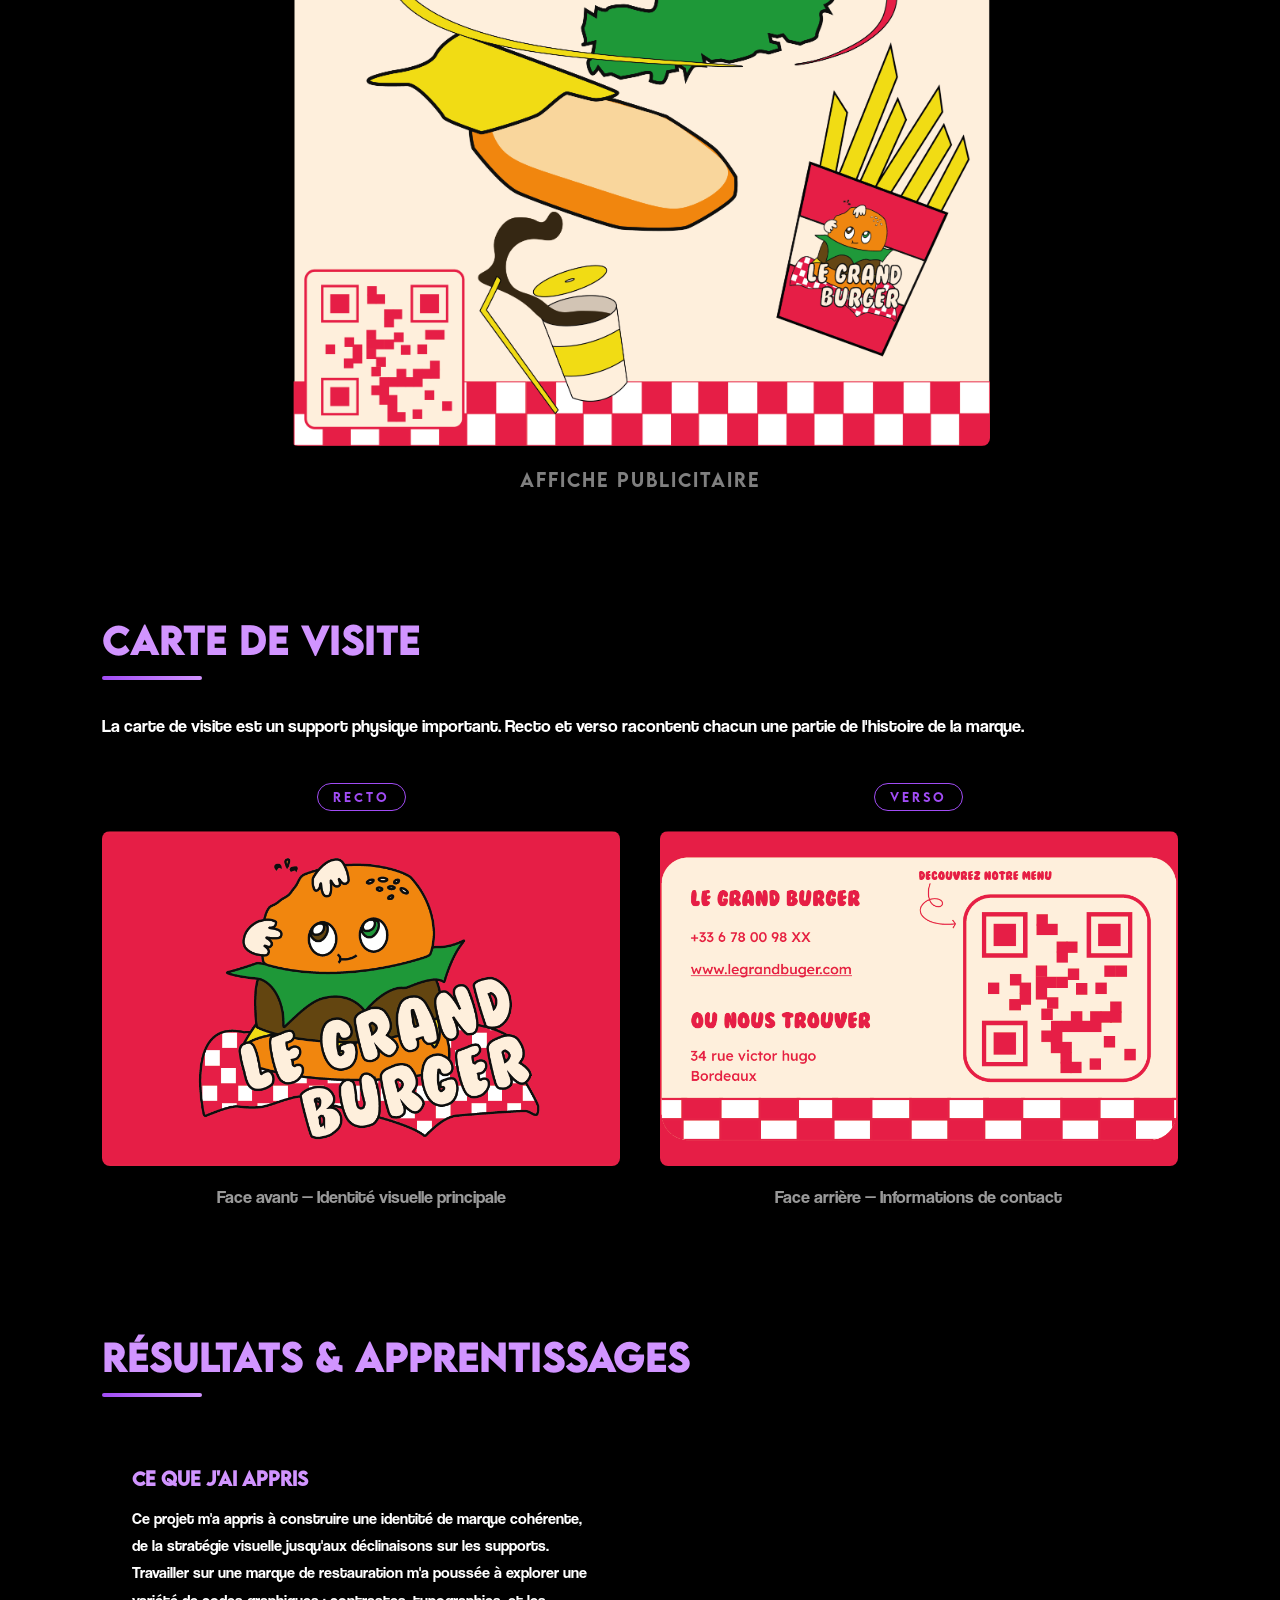
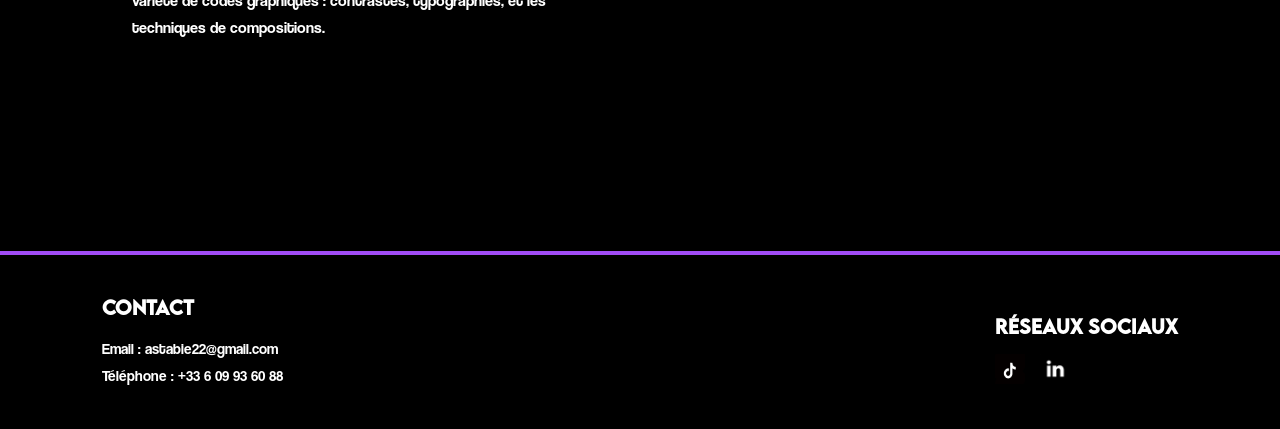
<file: projetburger.html>
<!DOCTYPE html>
<html lang="fr">
<head>
    <meta charset="UTF-8">
    <meta name="viewport" content="width=device-width, initial-scale=1.0">
    <title>Projet Identité Visuelle – Margaux Astabie</title>
    <link rel="stylesheet" href="projetburger.css">
</head>

<body>

    <!-- ===== HEADER ===== -->
    <header>
        <div class="logo">
            <a href="index.html">
                <img src="images/MARGAUX ASTABIE.png" alt="logo du portfolio">
            </a>
        </div>

        <nav>
            <div class="burger-nav">
                <span></span>
                <span></span>
                <span></span>
            </div>

            <ul class="nav-links">
                <li><a href="index.html">ACCUEIL</a></li>
                <li><a href="about.html">À PROPOS</a></li>
                <li><a href="projets.html">PROJETS</a></li>
                <li><a href="contact.html">CONTACT</a></li>
            </ul>
        </nav>
    </header>

    <!-- ===== CONTAINER PRINCIPAL ===== -->
    <div class="project-container">

        <!-- TITRE PRINCIPAL CENTRÉ -->
        <div class="title-section">
            <p class="eyebrow">Identité visuelle</p>
            <h1>Branding d'une marque de burger</h1>
            <p class="subtitle">Créer une identité forte, appétissante et mémorable pour une marque de restauration rapide.</p>
        </div>

        <!-- SECTION CRÉDITS -->
        <div class="credits-full">
            <h3>crédits</h3>
            <p><strong>Projet :</strong> Le Grand Burger</p>
            <p><strong>Rôle :</strong> Graphic Designer, direction artistique, identité de marque</p>
            <p><strong>Période :</strong> Mars 2026</p>
            <p><strong>Outils :</strong> Illustrator, Photoshop</p>
            <p><strong>Livrables :</strong> Charte graphique, Logo, Affiche publicitaire, Carte de visite</p>
        </div>

        <!-- SECTION CONTEXTE -->
        <section>
            <h2>Contexte du projet</h2>
            <p>
                Ce projet consiste à concevoir de A à Z l'identité visuelle d'une nouvelle marque de burger. L'enjeu était de créer un univers graphique cohérent et appétissant, capable de se démarquer dans un marché saturé.
            </p>
            <p>
                De la charte graphique au logo, en passant par les supports de communication (affiche et carte de visite), chaque élément a été pensé pour raconter la même histoire et incarner les valeurs de la marque : authenticité, univers rétro et gourmandise.
            </p>
        </section>

        <!-- SECTION CHARTE GRAPHIQUE -->
        <section>
            <h2>Charte graphique</h2>
            <p>
                La charte graphique centralise toutes les règles de l'identité visuelle de la marque : palette de couleurs, typographies, usages du logo, et applications sur les différents supports.
            </p>

                    <div class="poster-showcase">
                        <div class="poster-item">
                            <h4>Charte graphique – Le Grand Burger</h4>
                            <img src="images/chartegraphiqueportfolio.png" >
                            <p class="poster-caption">Charte graphique</p>
                        </div>
                    </div>
        </section>

        <!-- SECTION LOGO -->
        <section>
            <h2>Logo</h2>
            <p>
                Le logo est le cœur de l'identité. Il a été conçu pour être reconnaissable, déclinable sur tous les supports et porteur de l'ADN de la marque.
            </p>

            <div class="logo-showcase">
                <div class="logo-item logo-dark">
                    <img src="images/logoportfolio.png" alt="Logo version fond sombre">
                    <p class="logo-caption">Version fond sombre</p>
                </div>
                <div class="logo-item logo-light">
                    <img src="images/logoportfolio.png" alt="Logo version fond clair">
                    <p class="logo-caption">Version fond clair</p>
                </div>
                <div class="logo-item logo-mono">
                    <img src="images/logomono.png" alt="Logo version monochrome">
                    <p class="logo-caption">Version monochrome</p>
                </div>
            </div>
        </section>

        <!-- SECTION AFFICHE -->
        <section>
            <h2>Affiche publicitaire</h2>
            <p>
                L'affiche est le premier contact du public avec la marque dans l'espace physique. Elle doit capter l'attention en une fraction de seconde, donner faim, et graver la marque dans l'esprit.
            </p>

            <div class="poster-showcase">
                <div class="poster-item">
                    <img src="images/afficheportfolio.png" alt="Affiche publicitaire">
                    <p class="poster-caption">Affiche publicitaire</p>
                </div>
            </div>
        </section>

        <!-- SECTION CARTE DE VISITE -->
        <section>
            <h2>Carte de visite</h2>
            <p>
                La carte de visite est un support physique important. Recto et verso racontent chacun une partie de l'histoire de la marque.
            </p>

            <div class="cards-grid">
                <div class="card-item">
                    <div class="card-tag">Recto</div>
                    <img src="images/cartevisiterecto.png" alt="Carte de visite recto">
                    <p class="card-caption">Face avant — Identité visuelle principale</p>
                </div>
                <div class="card-item">
                    <div class="card-tag">Verso</div>
                    <img src="images/cartevisiteverso.png" alt="Carte de visite verso">
                    <p class="card-caption">Face arrière — Informations de contact</p>
                </div>
            </div>
        </section>

        <!-- SECTION RÉSULTATS -->
        <section>
            <h2>Résultats & apprentissages</h2>

            <div class="results-grid">
                <div class="result-card">
                    <h4>Ce que j'ai appris</h4>
                    <p>
                        Ce projet m'a appris à construire une identité de marque cohérente, de la stratégie visuelle jusqu'aux déclinaisons sur les supports.
                        Travailler sur une marque de restauration m'a poussée à explorer une variété de codes graphiques : contrastes, typographies, et les techniques de compositions.
                    </p>
                </div>
        </section>

    </div>

    <!-- ===== BOUTON GO BACK ===== -->
    <a href="projets.html" class="go-back">Retour</a>

    <!-- ===== FOOTER ===== -->
    <hr style="border: 2px solid #a14cf5;">
    <footer>
        <div class="footer-left">
            <h3>Contact</h3>
            <p>Email : <a href="mailto:astabie22@gmail.com">astabie22@gmail.com</a></p>
            <p>Téléphone : <a href="tel:+33609936088">+33 6 09 93 60 88</a></p>
        </div>

        <div class="footer-right">
            <br>
            <h3>Réseaux sociaux</h3>
            <div class="social-icons">
                <a href="https://www.tiktok.com/@mgx.vfx" target="_blank" rel="noopener">
                    <img src="images/tiktok.jpg" alt="Tiktok">
                </a>
                <a href="https://www.linkedin.com/in/margaux-astabie-515123332/" target="_blank" rel="noopener">
                    <img src="images/Black LinkedIn Icon.jpeg" alt="LinkedIn">
                </a>
            </div>
        </div>
    </footer>

    <script>
        const burger = document.querySelector('.burger-nav');
        const navLinks = document.querySelector('.nav-links');

        burger.addEventListener('click', () => {
            burger.classList.toggle('active');
            navLinks.classList.toggle('active');
        });
    </script>

</body>
</html>
</file>
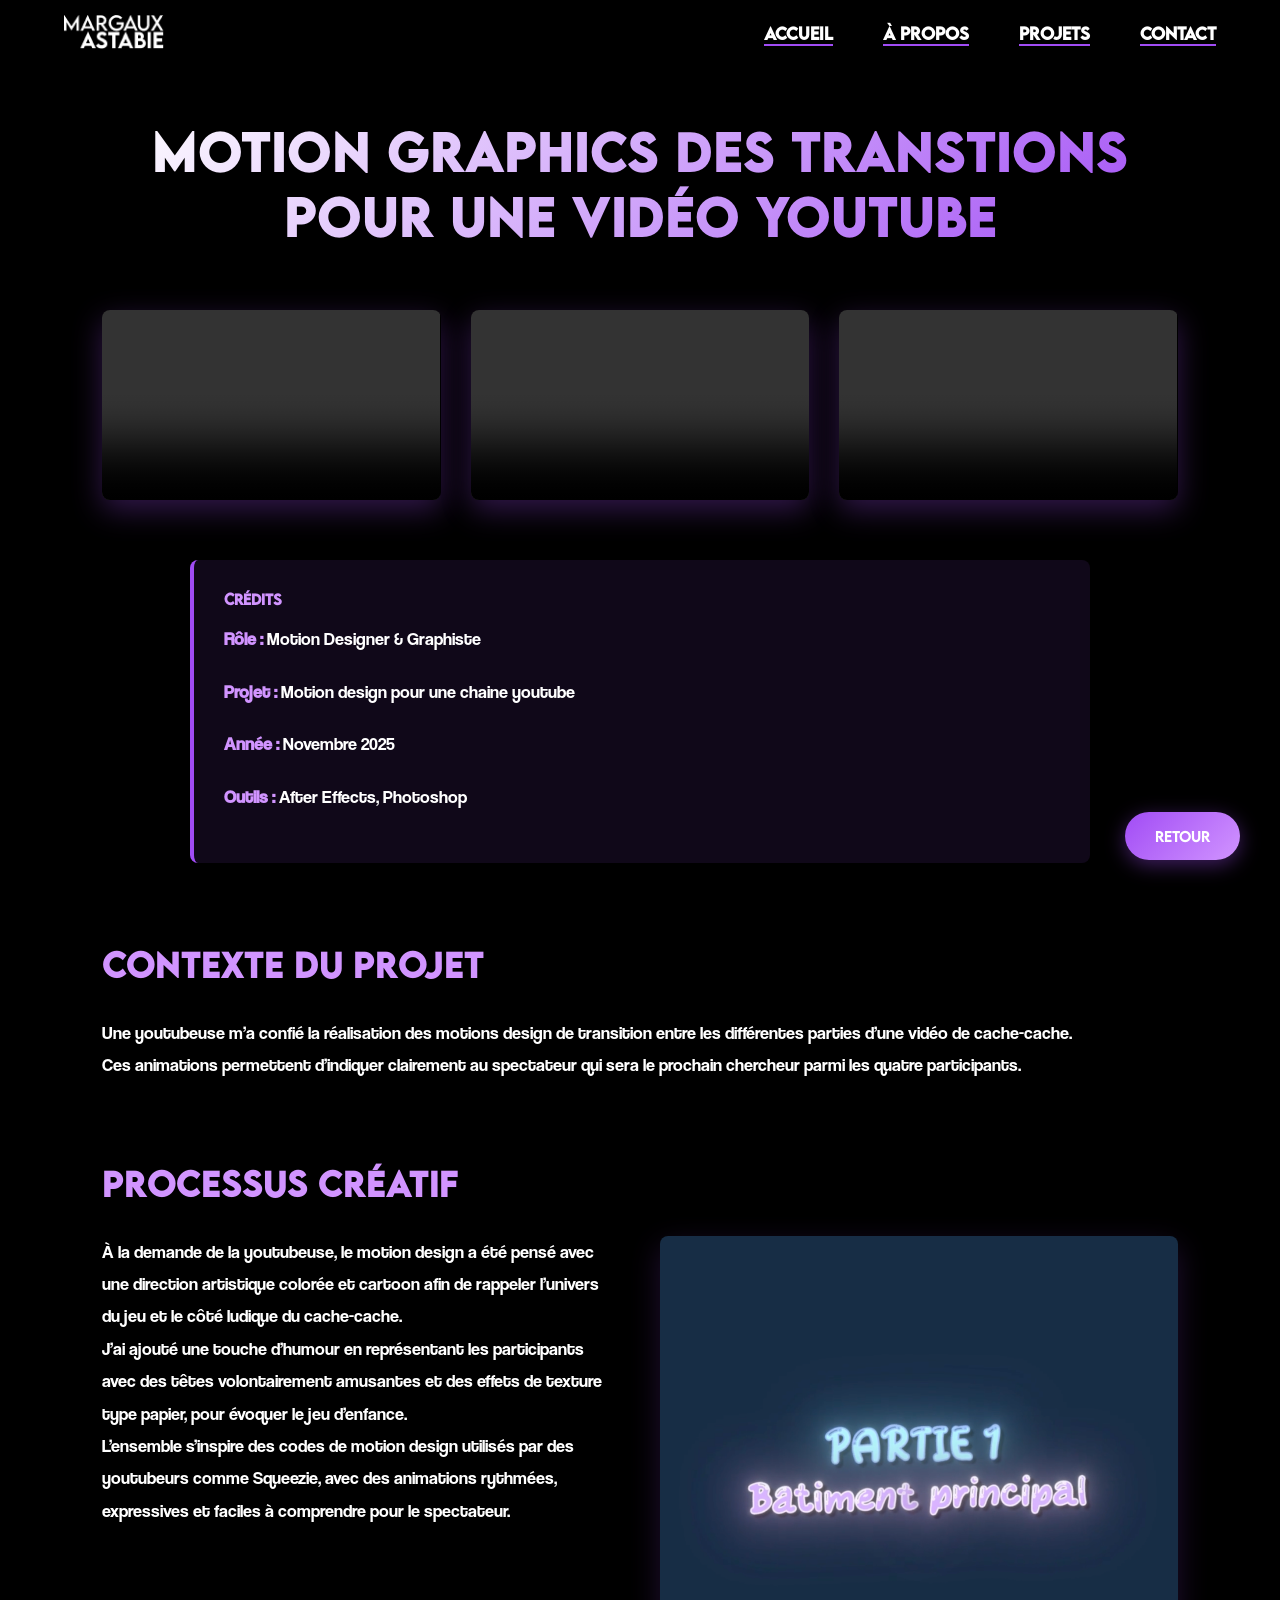
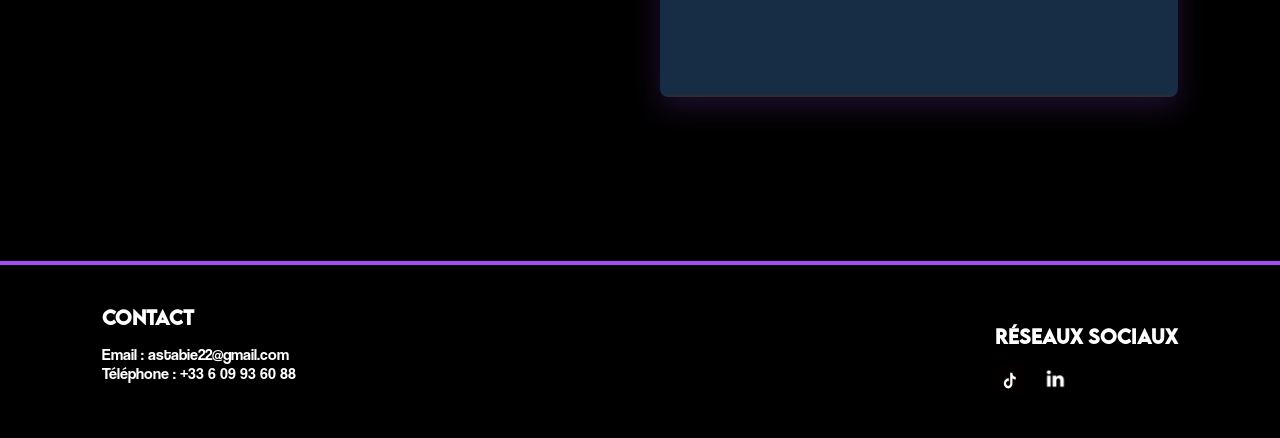
<file: projetmotion2.html>
<!DOCTYPE html>
<html lang="fr">
<head>
    <meta charset="UTF-8">
    <meta name="viewport" content="width=device-width, initial-scale=1.0">
    <title>Motion Design Horreur – Margaux Astabie</title>
    <link rel="stylesheet" href="projectmotion2.css">
</head>

<body>

    <!-- ===== HEADER ===== -->
    <header>
        <div class="logo">
            <a href="index.html">
                <img src="images/MARGAUX ASTABIE.png" alt="logo du portfolio">
            </a>
        </div>

        <nav>
            <div class="burger">
                <span></span>
                <span></span>
                <span></span>
            </div>

            <ul class="nav-links">
                <li><a href="index.html">ACCUEIL</a></li>
                <li><a href="about.html">À PROPOS</a></li>
                <li><a href="projets.html">PROJETS</a></li>
                <li><a href="contact.html">CONTACT</a></li>
            </ul>
        </nav>
    </header>

    <!-- ===== CONTAINER PRINCIPAL ===== -->
    <div class="project-container">
        
        <!-- TITRE PRINCIPAL CENTRÉ -->
        <div class="title-section">
            <h1>Motion graphics des transtions pour une vidéo youtube</h1>
        </div>

        <!-- TROIS VIDÉOS -->
        <div class="videos-grid">
            <div class="video-item">
                <video controls>
                    <source src="video/partie 4.MP4" type="video/mp4">
                    Votre navigateur ne supporte pas la lecture de vidéos.
                </video>
            </div>
            <div class="video-item">
                <video controls>
                    <source src="video/partie 5.MP4" type="video/mp4">
                    Votre navigateur ne supporte pas la lecture de vidéos.
                </video>
            </div>
            <div class="video-item">
                <video controls>
                    <source src="video/partie 6.MP4" type="video/mp4">
                    Votre navigateur ne supporte pas la lecture de vidéos.
                </video>
            </div>
        </div>
        

        <!-- SECTION CRÉDITS -->
        <div class="credits-full">
            <h3>crédits</h3>
            <p><strong>Rôle :</strong> Motion Designer & Graphiste</p>
            <p><strong>Projet :</strong> Motion design pour une chaine youtube</p>
            <p><strong>Année :</strong> Novembre 2025</p>
            <p><strong>Outils :</strong> After Effects, Photoshop</p>
        </div>

        <!-- SECTION CONTEXTE -->
        <section>
            <h2>Contexte du projet</h2>
            <p>
                Une youtubeuse m’a confié la réalisation des motions design de transition entre les différentes parties d’une vidéo de cache-cache. <br> Ces animations permettent d’indiquer clairement au spectateur qui sera le prochain chercheur parmi les quatre participants.
            </p>
            

        </section>

        <!-- SECTION PROCESSUS CRÉATIF -->
        <section>
            <h2>Processus créatif</h2>
            <div class="two-column-grid">
                <div>
                    <p>
                        À la demande de la youtubeuse, le motion design a été pensé avec une direction artistique colorée et cartoon afin de rappeler l’univers du jeu et le côté ludique du cache-cache.

<br> J’ai ajouté une touche d’humour en représentant les participants avec des têtes volontairement amusantes et des effets de texture type papier, pour évoquer le jeu d’enfance. <br> L’ensemble s’inspire des codes de motion design utilisés par des youtubeurs comme Squeezie, avec des animations rythmées, expressives et faciles à comprendre pour le spectateur.
                    </p>
                    <p>
                        

                </div>
    
                <div>
                    <img src="images/motionyoutube.png" alt="Aperçu du processus créatif">
                </div>
            </div>
            

    </div>

    <!-- ===== BOUTON GO BACK ===== -->
    <a href="projets.html" class="go-back">Retour</a>

    <!-- ===== FOOTER ===== -->
    <hr style="border: 2px solid #a14cf5;">
    <footer>
        <div class="footer-left">
            <h3>Contact</h3>
            <p>Email : <a href="mailto:astabie22@gmail.com">astabie22@gmail.com</a></p>
            <p>Téléphone : <a href="tel:+33609936088">+33 6 09 93 60 88</a></p>
        </div>

        <div class="footer-right"> <br>
            <h3>Réseaux sociaux</h3>
            <div class="social-icons">
                <a href="https://www.tiktok.com/@mgx.vfx" target="_blank" rel="noopener">
                    <img src="images/tiktok.jpg" alt="Tiktok">
                </a>
                <a href="https://www.linkedin.com/in/margaux-astabie-515123332/" target="_blank" rel="noopener">
                    <img src="images/Black LinkedIn Icon.jpeg" alt="LinkedIn">
                </a>
            </div>
        </div>
    </footer>

    <script>
        const burger = document.querySelector('.burger');
        const navLinks = document.querySelector('.nav-links');
    
        burger.addEventListener('click', () => {
            burger.classList.toggle('active');
            navLinks.classList.toggle('active');
        });
    </script>

</body>
</html>
</file>
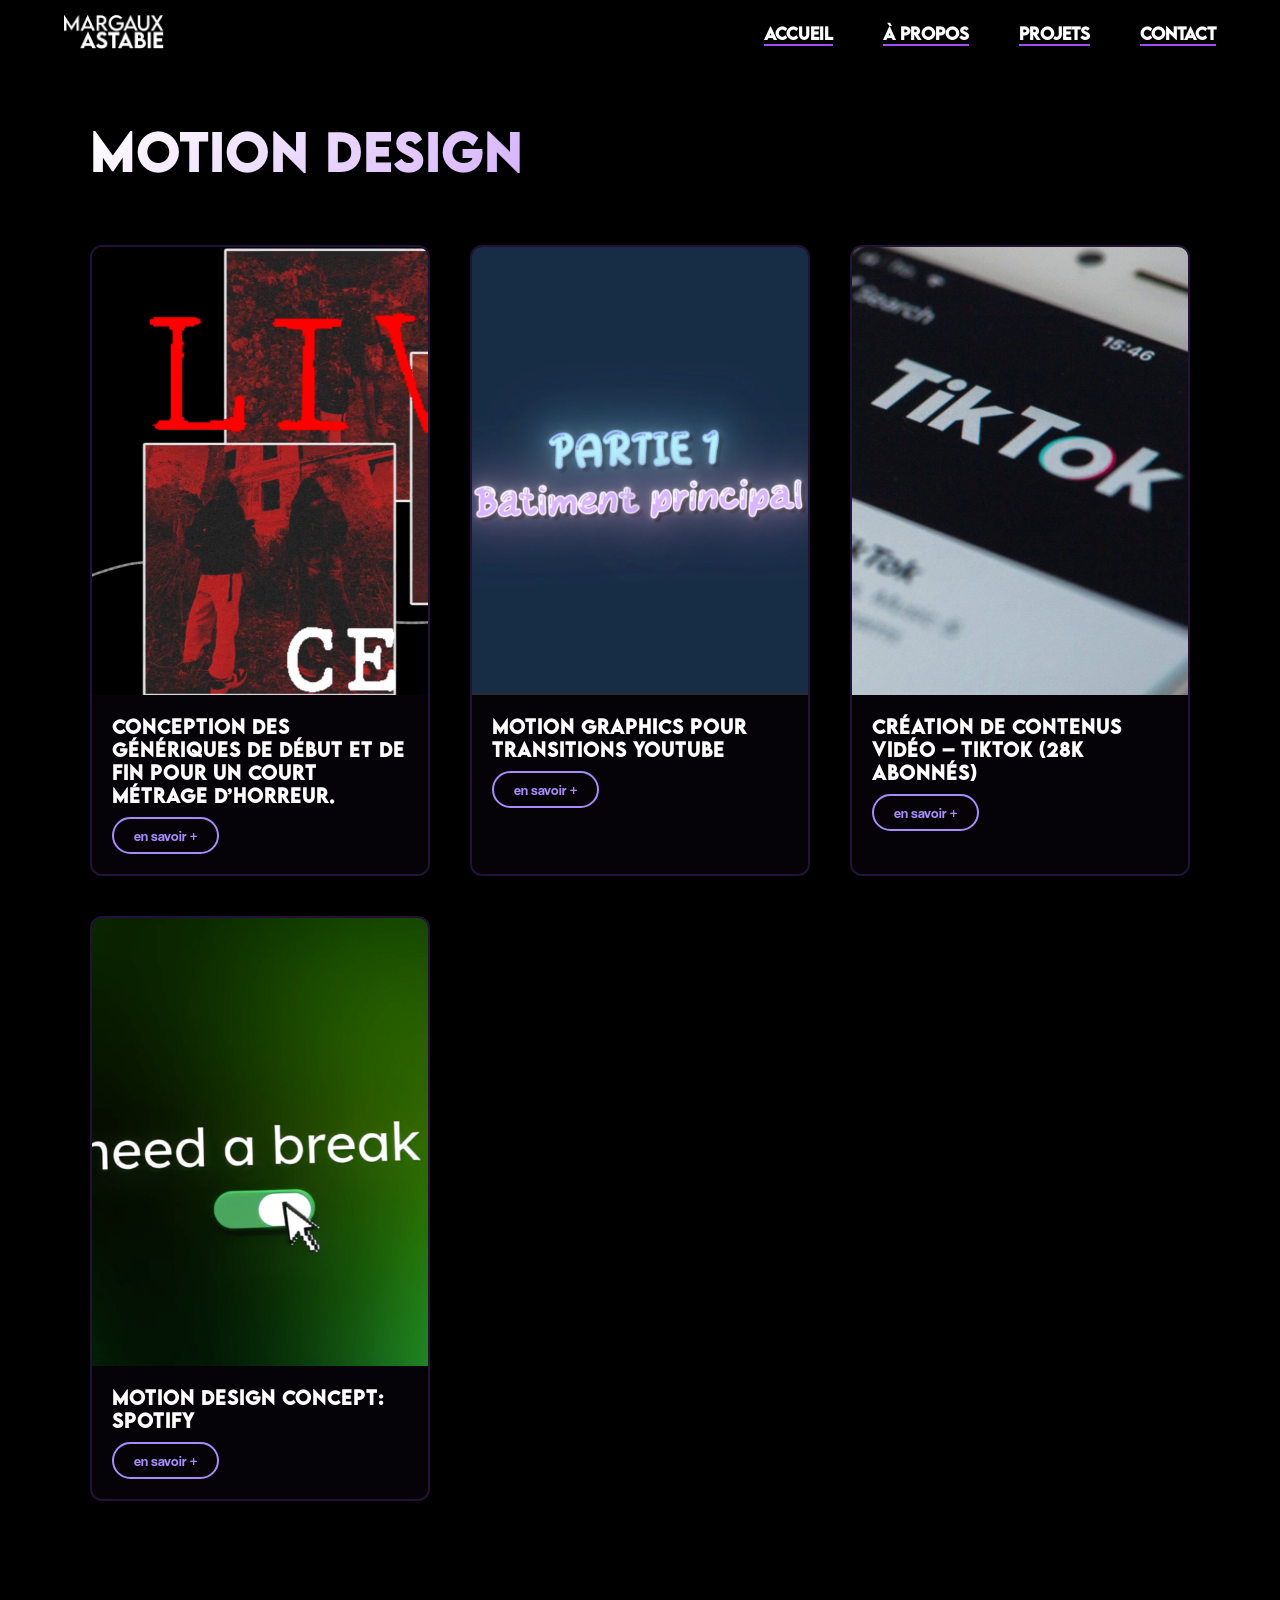
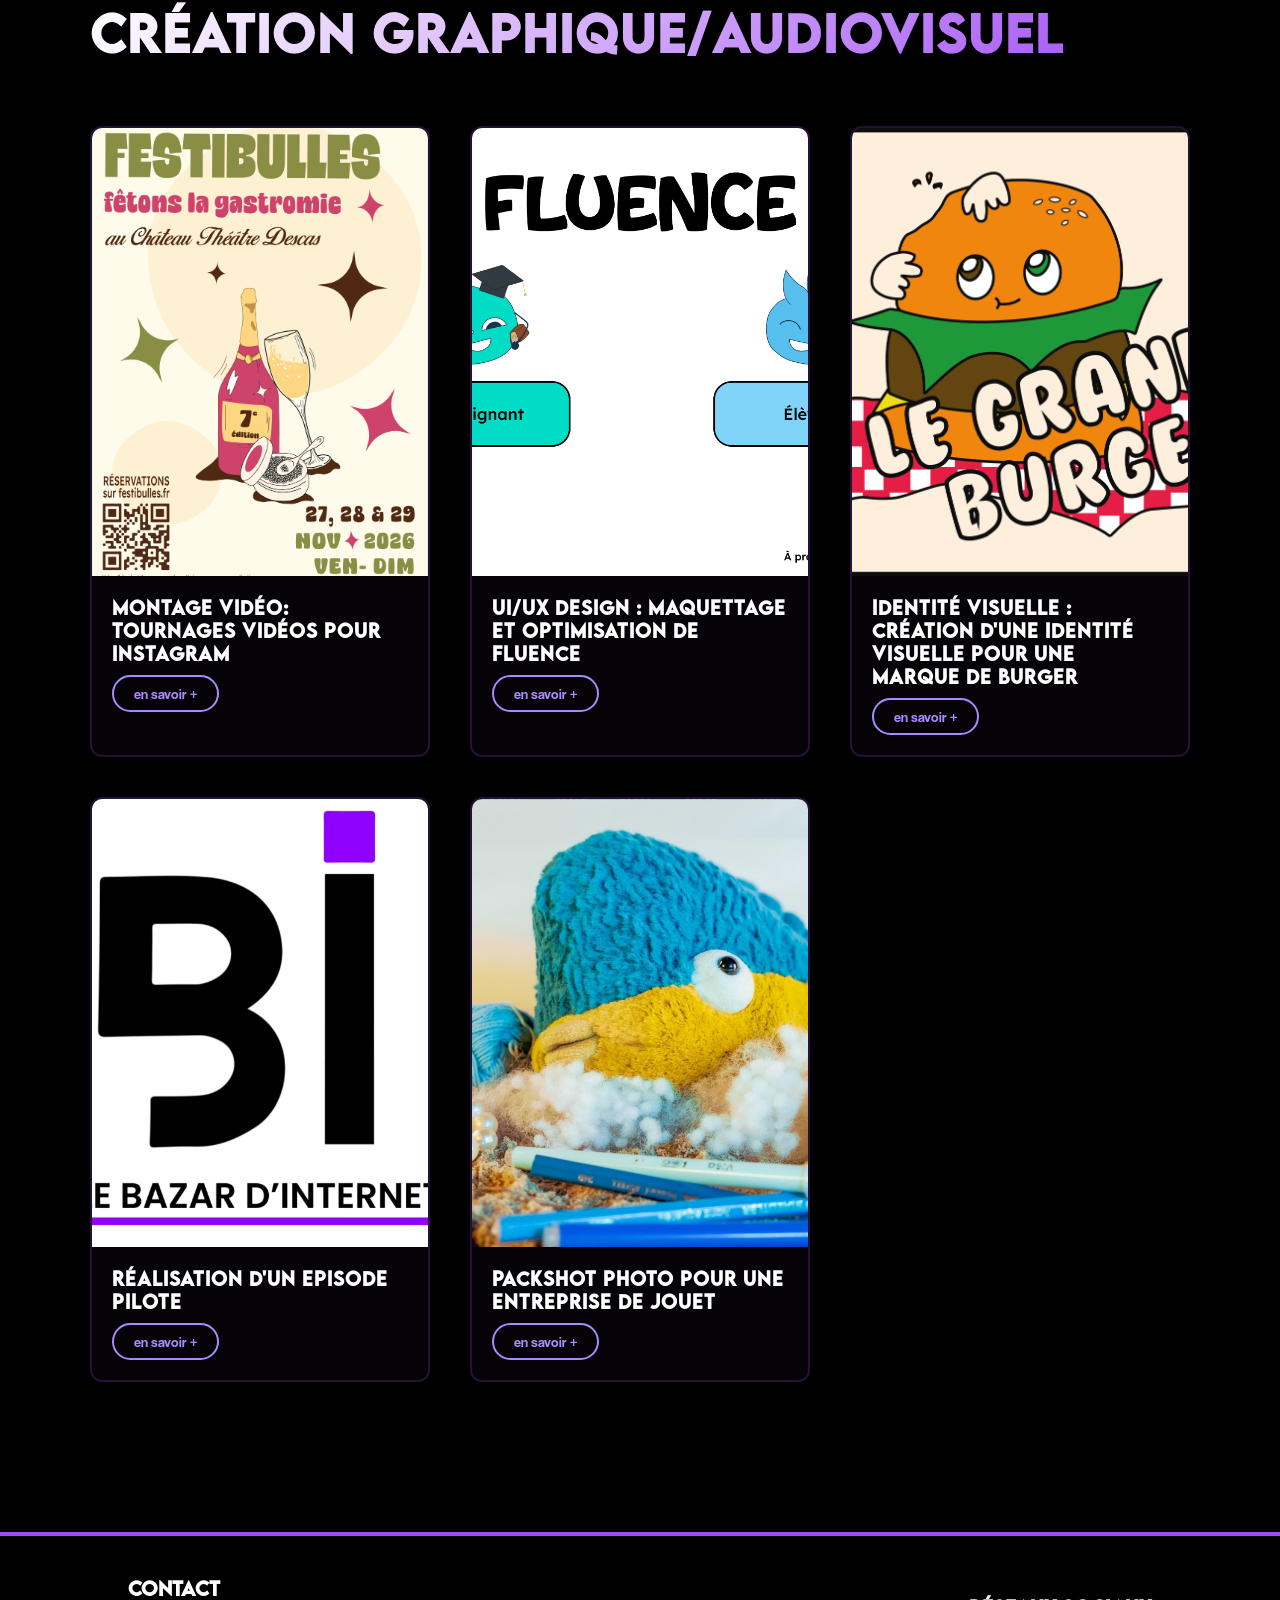
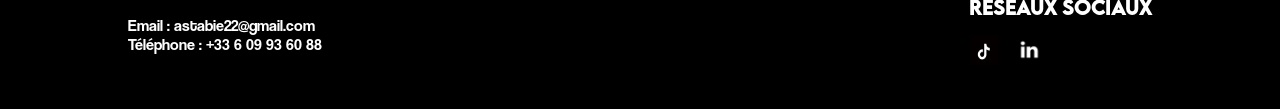
<file: projets.html>
<!DOCTYPE html>
<html lang="en">
<head>
    <meta charset="UTF-8">
    <meta name="viewport" content="width=device-width, initial-scale=1.0">
    <title>Margaux Astabie - Projets</title>
    <link rel="stylesheet" href="projects.css">
</head>

<body>
    <header>
        <div class="logo">
            <a href="index.html">
                <img src="images/MARGAUX ASTABIE.png" alt="logo du portfolio">
            </a> 
        </div>
    
        <nav>
            <div class="burger">
                <span></span>
                <span></span>
                <span></span>
            </div>
            
            <ul class="nav-links">
                <li><a href="index.html">Accueil</a></li>
                <li><a href="about.html">À propos</a></li>
                <li><a href="projets.html">Projets</a></li>
                <li><a href="contact.html">Contact</a></li>
            </ul>
        </nav>
    </header>

    <div class="container">
        <!-- Section Motion Design -->
        <section class="projects-section">
            <h1>MOTION DESIGN</h1>
            <div class="projects-grid">
                <div class="project-card">
                    <a href="details.html" class="project-image-link">
                        <img src="images/live.png" alt="Projet Motion Design 1" class="project-image">
                    </a>
                    <div class="project-title">Conception des génériques de début et de fin pour un court métrage d’horreur.</div>
                    <a href="details.html" class="project-link">en savoir +</a>
                </div>
                <div class="project-card">
                    <a href="projetmotion2.html" class="project-image-link">
                        <img src="images/motionyoutube.png" alt="Projet Motion Design 2" class="project-image">
                    </a>
                    <div class="project-title">Motion graphics pour transitions YouTube</div>
                    <a href="projetmotion2.html" class="project-link">en savoir +</a>
                </div>
                <div class="project-card">
                    <a href="tiktok.html" class="project-image-link">
                        <img src="images/tiktok.jpeg" alt="Projet Motion Design 3" class="project-image">
                    </a>
                    <div class="project-title">Création de contenus vidéo – TikTok (28K abonnés)</div>
                    <a href="tiktok.html" class="project-link">en savoir +</a>
                </div>
                <div class="project-card">
                    <a href="spotify.html" class="project-image-link">
                        <img src="images/spotifypp.png" alt="Projet Motion Design 3" class="project-image">
                    </a>
                    <div class="project-title">Motion Design Concept: Spotify </div>
                    <a href="spotify.html" class="project-link">en savoir +</a>
                </div>
            </div>
        </section>

        <!-- Section Création Graphique -->
        <section class="projects-section">
            <h1>CRÉATION GRAPHIQUE/AUDIOVISUEL</h1>
            <div class="projects-grid">
                <div class="project-card">
                    <a href="rs.html" class="project-image-link">
                        <img src="images/affiche-festibulles-2026.png" alt="Projet Graphique 1" class="project-image">
                    </a>
                    <div class="project-title">Montage vidéo: Tournages vidéos pour instagram</div>
                    <a href="rs.html" class="project-link">en savoir +</a>
                </div>
                <div class="project-card">
                    <a href="fluence.html" class="project-image-link">
                        <img src="images/Page d'acceuil.jpg" alt="Projet Graphique 1" class="project-image">
                    </a>
                    <div class="project-title">UI/UX DESIGN : MAQUETTAGE ET OPTIMISATION DE FLUENCE</div>
                    <a href="fluence.html" class="project-link">en savoir +</a>
                </div>
                <div class="project-card">
                    <a href="projetburger.html" class="project-image-link">
                        <img src="images/logofinal.png" alt="Projet Graphique 1" class="project-image">
                    </a>
                    <div class="project-title">Identité visuelle : Création d'une identité visuelle pour une marque de burger </div>
                    <a href="projetburger.html" class="project-link">en savoir +</a>
                </div>
                <div class="project-card">
                    <a href="showtime.html" class="project-image-link">
                        <img src="images/bi.png" alt="Projet Graphique 2" class="project-image">
                    </a>
                    <div class="project-title">RÉALISATION D'UN EPISODE PILOTE</div>
                    <a href="showtime.html" class="project-link">en savoir +</a>
                </div>
                <div class="project-card">
                    <a href="packshot.html" class="project-image-link">
                        <img src="images/packshot4.png" alt="Projet Graphique 3" class="project-image">
                    </a>
                    <div class="project-title">PACKSHOT PHOTO POUR UNE ENTREPRISE DE JOUET</div>
                    <a href="packshot.html" class="project-link">en savoir +</a>
                </div>
            </div>
        </section>
    </div>
    
    <hr style="border: 2px solid #a14cf5;">

    <!-- ===== FOOTER ===== -->
    <footer>
        <div class="footer-left">
            <h3>Contact</h3>
            <p>Email : <a href="mailto:astabie22@gmail.com">astabie22@gmail.com</a></p>
            <p>Téléphone : <a href="tel:+33609936088">+33 6 09 93 60 88</a></p>
        </div>

        <div class="footer-right"> <br>
            <h3>Réseaux sociaux</h3>
            <div class="social-icons">
                <a href="https://www.tiktok.com/@mgx.vfx" target="_blank" rel="noopener">
                    <img src="images/tiktok.jpg" alt="Tiktok">
                </a>
                <a href="https://www.linkedin.com/in/margaux-astabie-515123332/" target="_blank" rel="noopener">
                    <img src="images/Black LinkedIn Icon.jpeg" alt="LinkedIn">
                </a>
            </div>
        </div>
    </footer>
    <script>
        const burger = document.querySelector('.burger');
        const navLinks = document.querySelector('.nav-links');
    
        burger.addEventListener('click', () => {
        burger.classList.toggle('active');
        navLinks.classList.toggle('active');
        });
    </script>
</body>
</html>
</file>
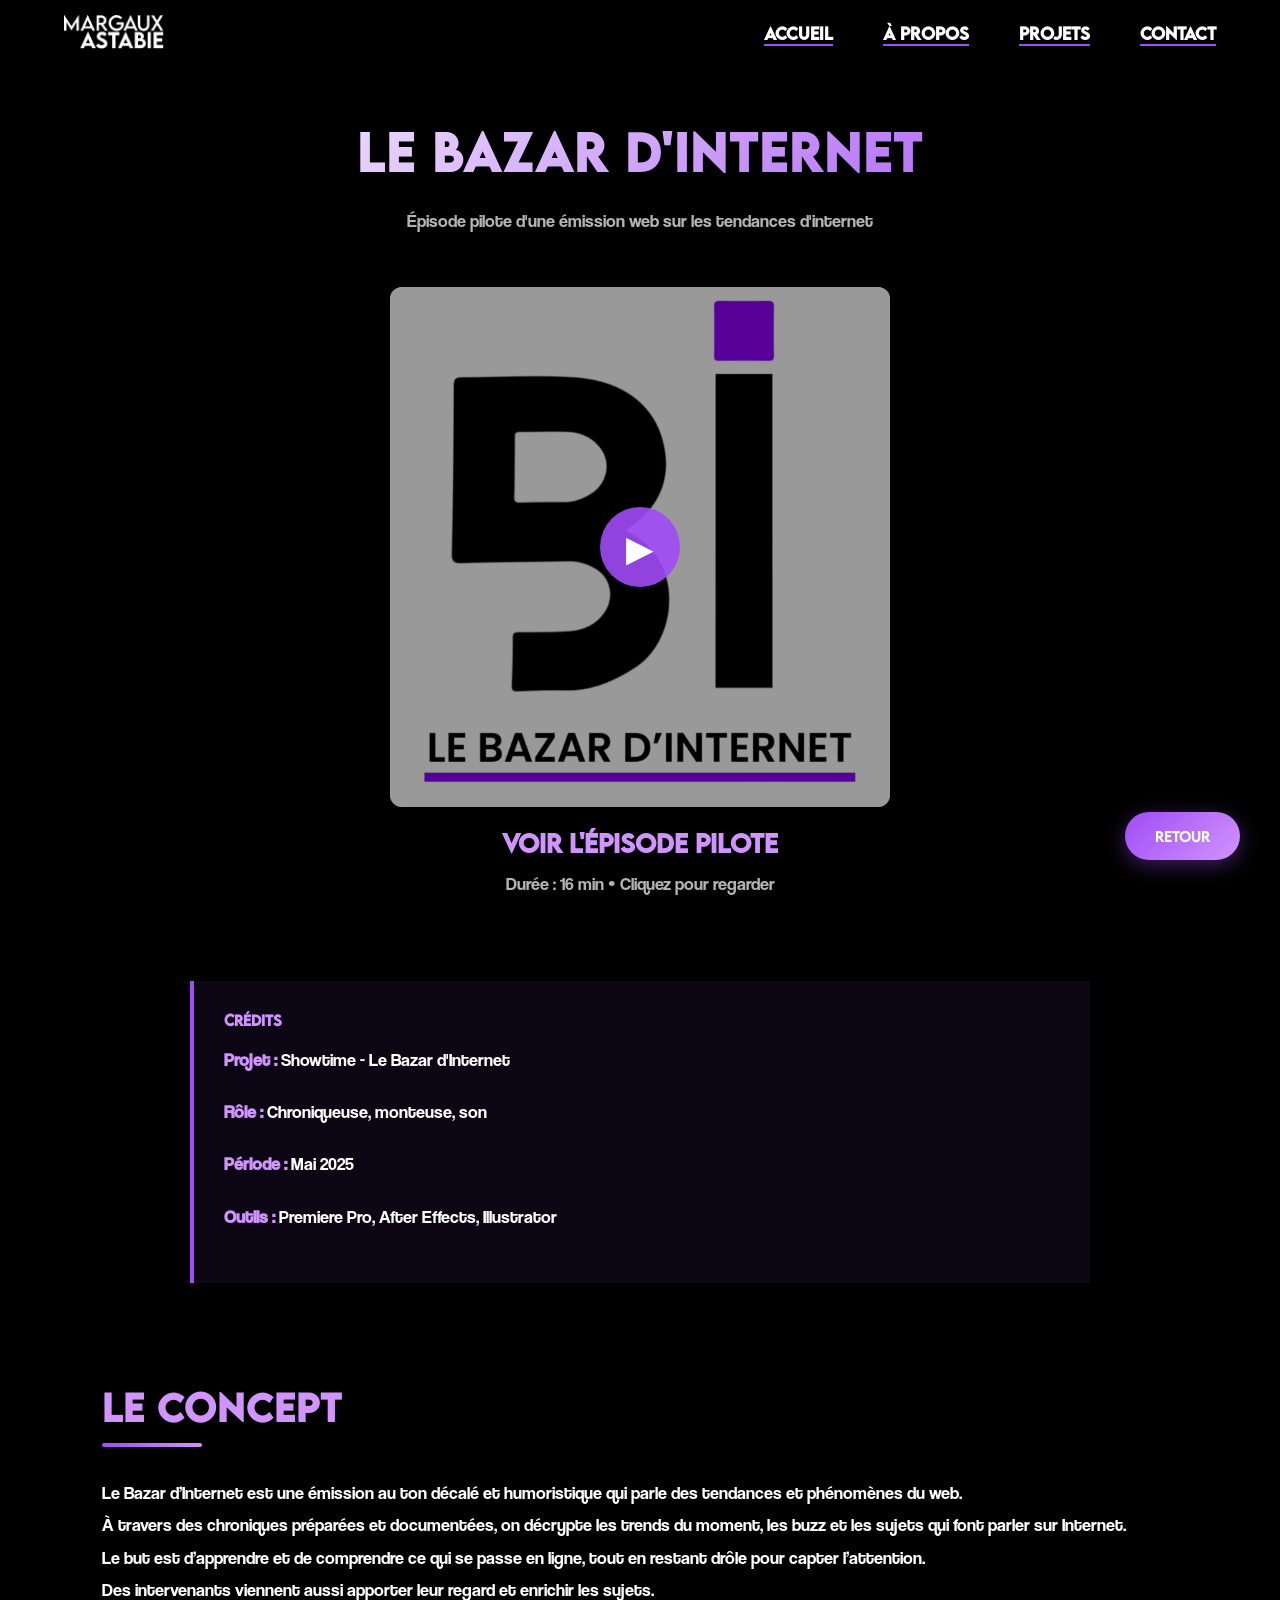
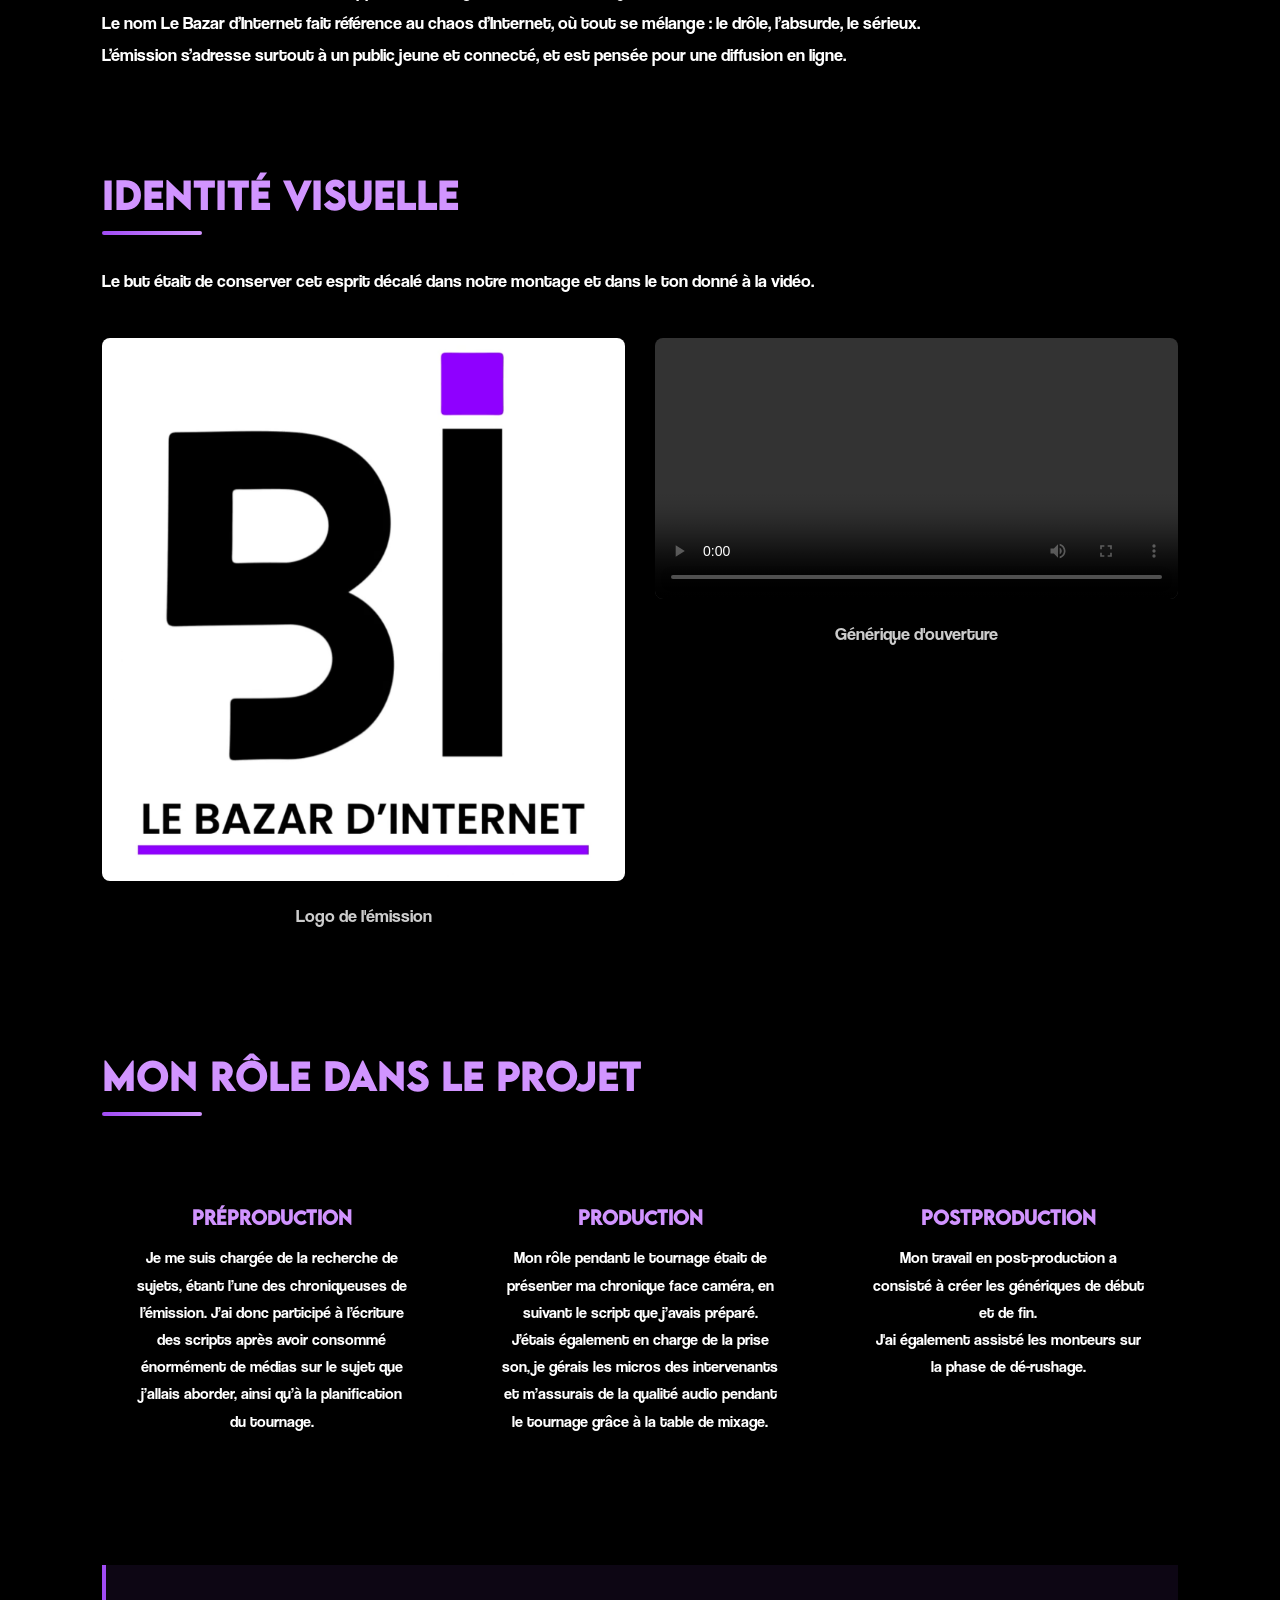
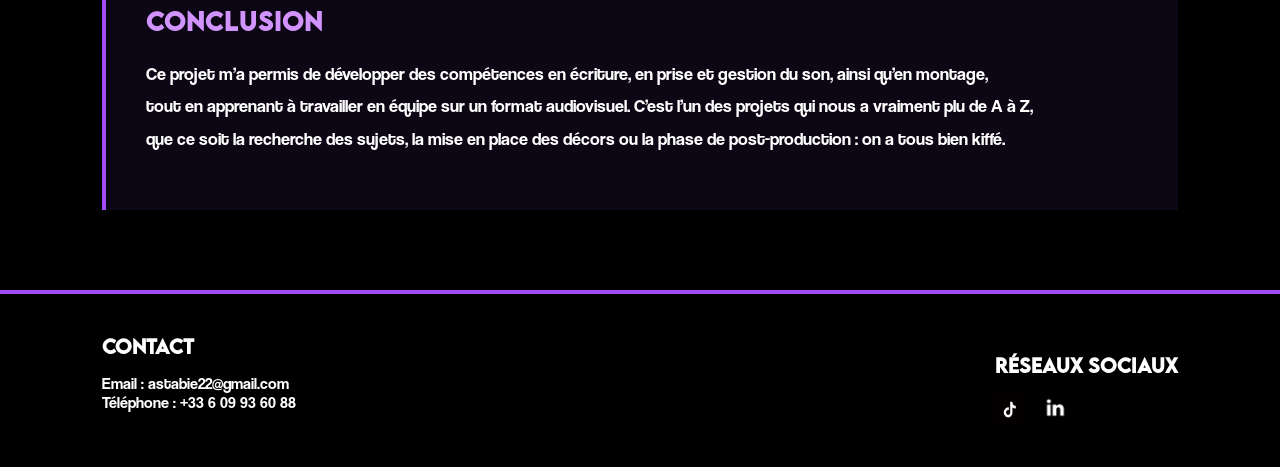
<file: showtime.html>
<!DOCTYPE html>
<html lang="fr">
<head>
    <meta charset="UTF-8">
    <meta name="viewport" content="width=device-width, initial-scale=1.0">
    <title>Le Bazar d'Internet – Margaux Astabie</title>
    <link rel="stylesheet" href="showtime.css">
</head>

<body>

    <!-- ===== HEADER ===== -->
    <header>
        <div class="logo">
            <a href="index.html">
                <img src="images/MARGAUX ASTABIE.png" alt="logo du portfolio">
            </a>
        </div>

        <nav>
            <div class="burger">
                <span></span>
                <span></span>
                <span></span>
            </div>

            <ul class="nav-links">
                <li><a href="index.html">ACCUEIL</a></li>
                <li><a href="about.html">À PROPOS</a></li>
                <li><a href="projets.html">PROJETS</a></li>
                <li><a href="contact.html">CONTACT</a></li>
            </ul>
        </nav>
    </header>

    <!-- ===== CONTAINER PRINCIPAL ===== -->
    <div class="project-container">
        
        <!-- TITRE PRINCIPAL CENTRÉ -->
        <div class="title-section">
            <h1>Le Bazar d'Internet</h1>
            <p class="subtitle">Épisode pilote d'une émission web sur les tendances d'internet</p>
        </div>

        <!-- LIEN VERS LA VIDÉO -->
        <div class="video-link-section">
            <a href="https://drive.google.com/drive/folders/1PXm4Dcb7YYIDFzgje4i7WPxE9cYfzRsJ?usp=sharing" target="_blank" rel="noopener" class="video-link">
                <div class="video-thumbnail">
                    <img src="images/bi.png" alt="Miniature Le Bazar d'Internet">
                    <div class="play-overlay">
                        <div class="play-icon">▶</div>
                    </div>
                </div>
                <div class="video-info">
                    <h3>Voir l'épisode pilote</h3>
                    <p>Durée : 16 min • Cliquez pour regarder</p>
                </div>
            </a>
        </div>

        <!-- SECTION CRÉDITS -->
        <div class="credits-full">
            <h3>crédits</h3>
            <p><strong>Projet :</strong> Showtime - Le Bazar d'Internet</p>
            <p><strong>Rôle :</strong> Chroniqueuse, monteuse, son</p>
            <p><strong>Période :</strong> Mai 2025</p>
            <p><strong>Outils :</strong> Premiere Pro, After Effects, Illustrator</p>
        </div>

        <!-- SECTION CONCEPT -->
        <section>
            <h2>Le concept</h2>
            <p>
                Le Bazar d’Internet est une émission au ton décalé et humoristique qui parle des tendances et phénomènes du web. 
                <br>À travers des chroniques préparées et documentées, on décrypte les trends du moment, les buzz et les sujets qui font parler sur Internet. <br>

Le but est d’apprendre et de comprendre ce qui se passe en ligne, tout en restant drôle pour capter l’attention.
<br>Des intervenants viennent aussi apporter leur regard et enrichir les sujets. <br>

Le nom Le Bazar d’Internet fait référence au chaos d’Internet, où tout se mélange : le drôle, l’absurde, le sérieux. <br>
L’émission s’adresse surtout à un public jeune et connecté, et est pensée pour une diffusion en ligne.
            </p>
        </section>

        <!-- SECTION IDENTITÉ VISUELLE -->
        <section>
            <h2>Identité visuelle</h2>
            <p>Le but était de conserver cet esprit décalé dans notre montage et dans le ton donné à la vidéo.</p>
            
            <div class="visual-identity-grid">
                <!-- Logo -->
                <div class="visual-item">
                    <img src="images/bi.png" alt="Logo Le Bazar d'Internet">
                    <p class="visual-caption">Logo de l'émission</p>
                </div>

                <!-- Générique / Intro -->
                <div class="visual-item">
                    <video controls>
                        <source src="video/intro_BI.mp4" type="video/mp4">
                        Votre navigateur ne supporte pas la lecture de vidéos.
                    </video>
                    <p class="visual-caption">Générique d'ouverture</p>
                </div>

                
        </section>

        <!-- SECTION MON RÔLE -->
        <section>
            <h2>Mon rôle dans le projet</h2>
            
            <div class="role-grid">
                <div class="role-card">
                    <div class="role-icon"></div>
                    <h4>Préproduction</h4>
                    <p>
                        Je me suis chargée de la recherche de sujets, étant l’une des chroniqueuses de l’émission.
J’ai donc participé à l’écriture des scripts après avoir consommé énormément de médias sur le sujet que j’allais aborder, ainsi qu’à la planification du tournage.
                    </p>
                </div>

                <div class="role-card">
                    <div class="role-icon"></div>
                    <h4>Production</h4>
                    <p>
                        Mon rôle pendant le tournage était de présenter ma chronique face caméra, en suivant le script que j’avais préparé. <br>
                        J’étais également en charge de la prise son, je gérais les micros des intervenants et m’assurais de la qualité audio pendant le tournage grâce à la table de mixage.
                    </p>
                </div>

                <div class="role-card">
                    <div class="role-icon"></div>
                    <h4>Postproduction</h4>
                    <p>
                        Mon travail en post-production a consisté à créer les génériques de début et de fin. <br>
                        J'ai également assisté les monteurs sur la phase de dé-rushage.
                    </p>
                </div>
            </div>
        </section>

        

        <!-- CONCLUSION -->
        <div class="conclusion-box">
            <h3>Conclusion</h3>
            <p> Ce projet m’a permis de développer des compétences en écriture, en prise et gestion du son, ainsi qu’en montage,<br>
                tout en apprenant à travailler en équipe sur un format audiovisuel.
                C’est l’un des projets qui nous a vraiment plu de A à Z, <br>que ce soit la recherche des sujets, la mise en place des décors ou la phase de post-production :
                on a tous bien kiffé.

            </p>
        </div>

    </div>

    <!-- ===== BOUTON GO BACK ===== -->
    <a href="projets.html" class="go-back">Retour</a>

    <!-- ===== FOOTER ===== -->
    <hr style="border: 2px solid #a14cf5;">
    <footer>
        <div class="footer-left">
            <h3>Contact</h3>
            <p>Email : <a href="mailto:astabie22@gmail.com">astabie22@gmail.com</a></p>
            <p>Téléphone : <a href="tel:+33609936088">+33 6 09 93 60 88</a></p>
        </div>

        <div class="footer-right"> <br>
            <h3>Réseaux sociaux</h3>
            <div class="social-icons">
                <a href="https://www.tiktok.com/@mgx.vfx" target="_blank" rel="noopener">
                    <img src="images/tiktok.jpg" alt="Tiktok">
                </a>
                <a href="https://www.linkedin.com/in/margaux-astabie-515123332/" target="_blank" rel="noopener">
                    <img src="images/Black LinkedIn Icon.jpeg" alt="LinkedIn">
                </a>
            </div>
        </div>
    </footer>

    <script>
        const burger = document.querySelector('.burger');
        const navLinks = document.querySelector('.nav-links');
    
        burger.addEventListener('click', () => {
            burger.classList.toggle('active');
            navLinks.classList.toggle('active');
        });
    </script>

</body>
</html>
</file>
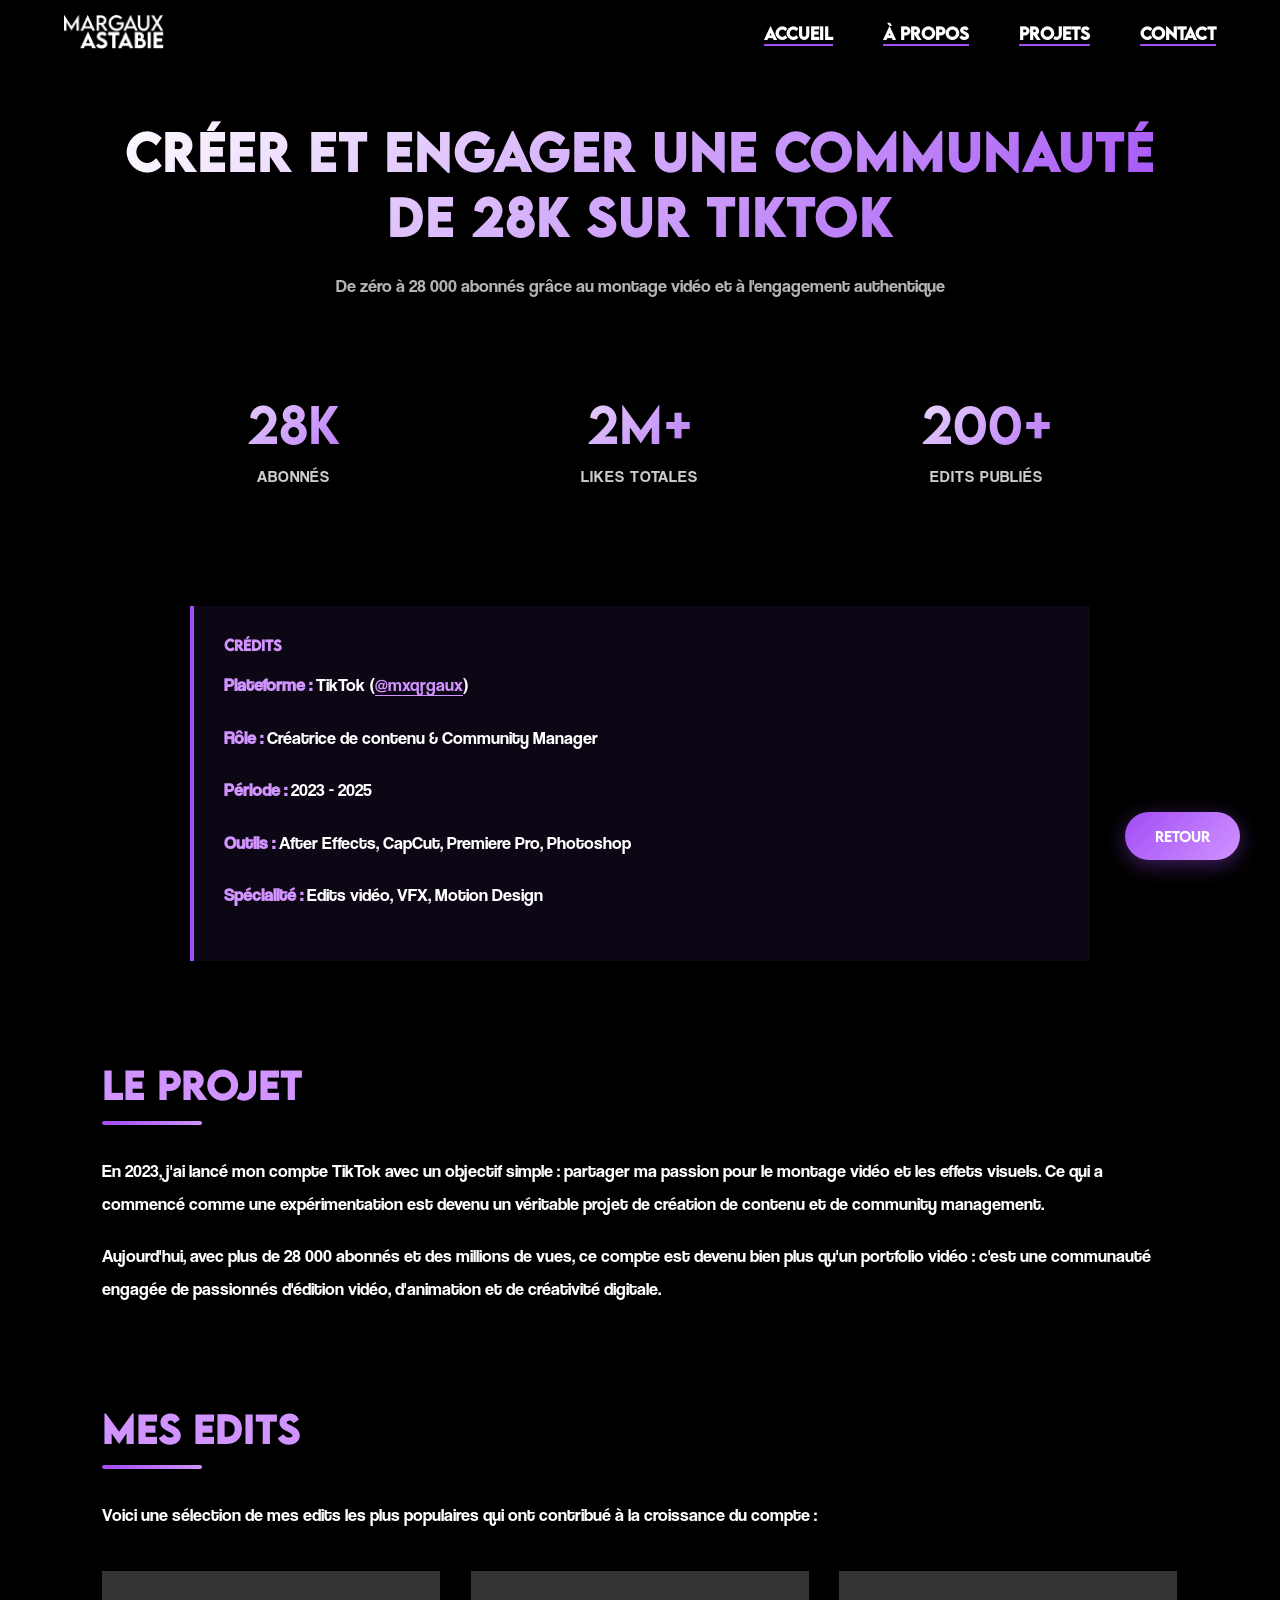
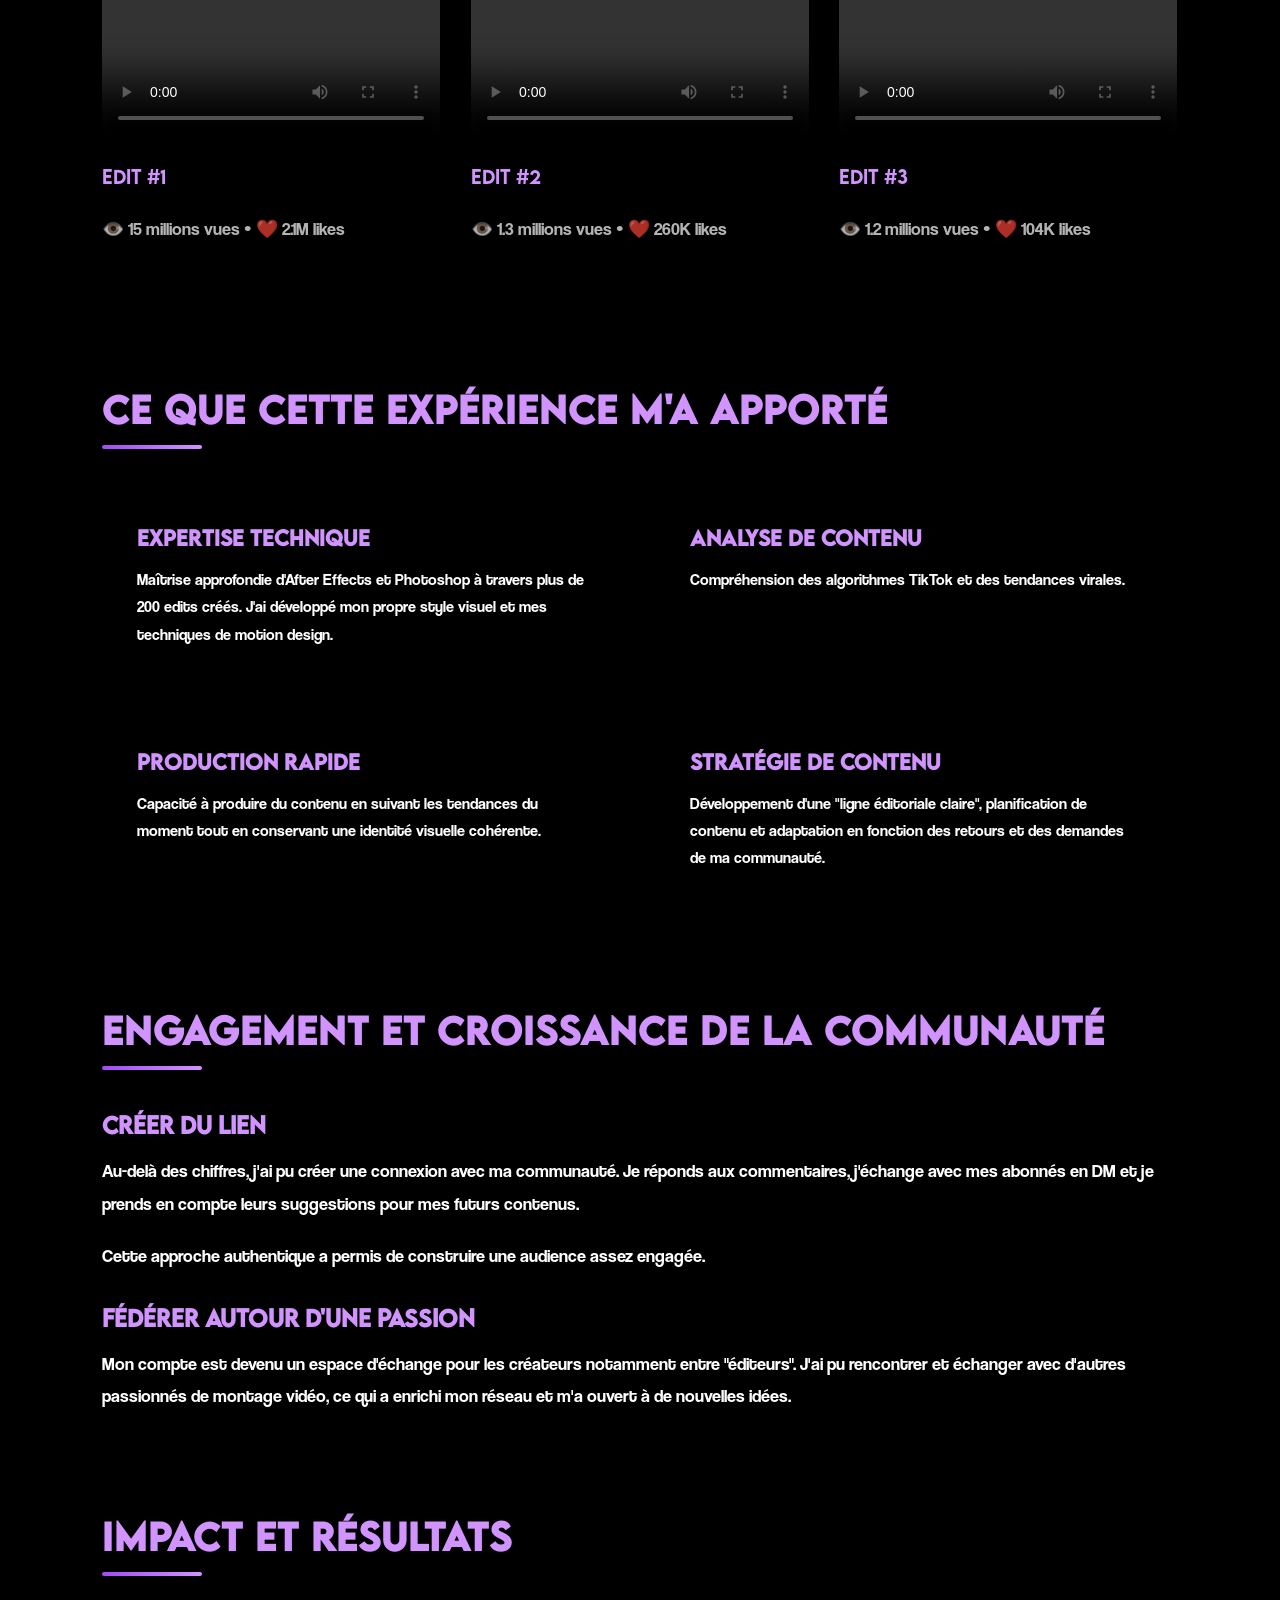
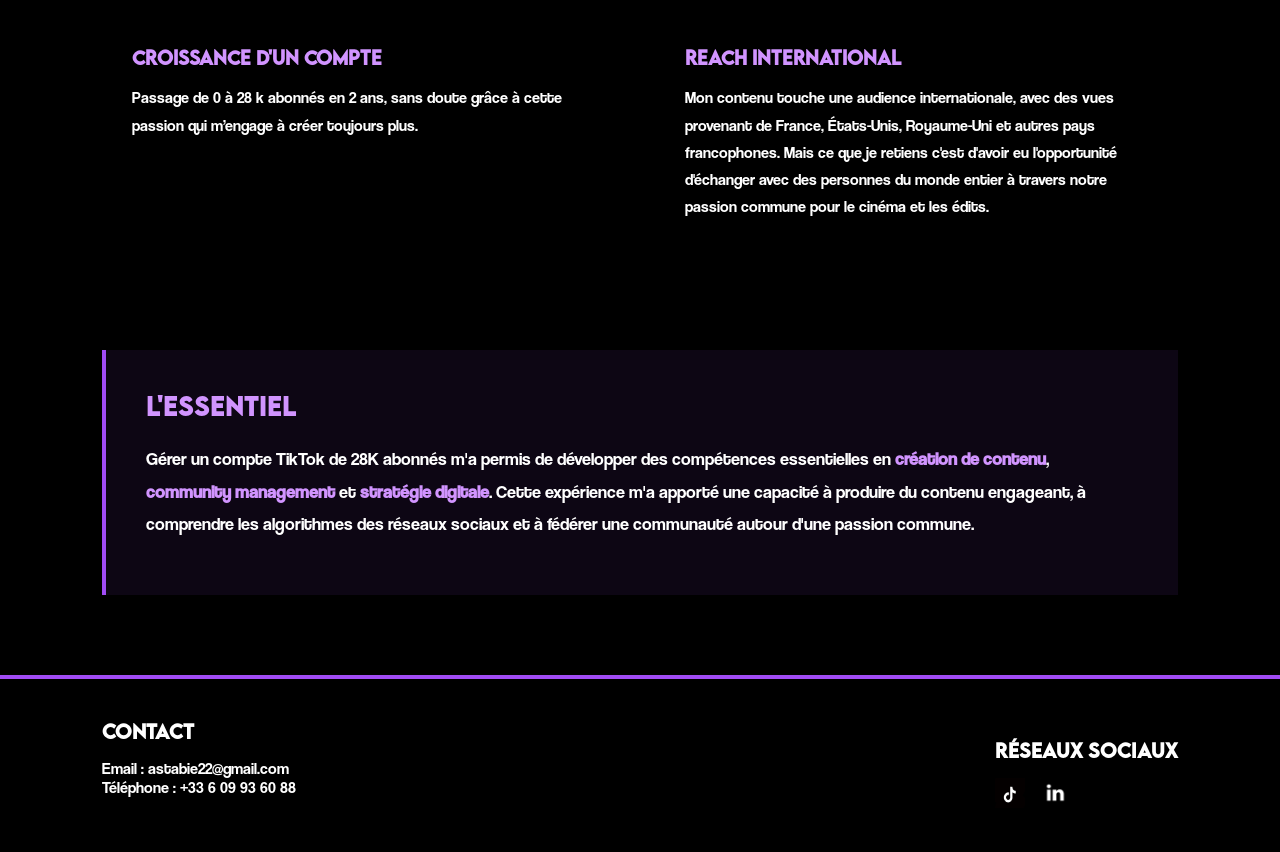
<file: tiktok.html>
<!DOCTYPE html>
<html lang="fr">
<head>
    <meta charset="UTF-8">
    <meta name="viewport" content="width=device-width, initial-scale=1.0">
    <title>Compte TikTok 28K – Margaux Astabie</title>
    <link rel="stylesheet" href="tiktok.css">
</head>

<body>

    <!-- ===== HEADER ===== -->
    <header>
        <div class="logo">
            <a href="index.html">
                <img src="images/MARGAUX ASTABIE.png" alt="logo du portfolio">
            </a>
        </div>

        <nav>
            <div class="burger">
                <span></span>
                <span></span>
                <span></span>
            </div>

            <ul class="nav-links">
                <li><a href="index.html">ACCUEIL</a></li>
                <li><a href="about.html">À PROPOS</a></li>
                <li><a href="projets.html">PROJETS</a></li>
                <li><a href="contact.html">CONTACT</a></li>
            </ul>
        </nav>
    </header>

    <!-- ===== CONTAINER PRINCIPAL ===== -->
    <div class="project-container">
        
        <!-- TITRE PRINCIPAL CENTRÉ -->
        <div class="title-section">
            <h1>Créer et engager une communauté de 28K sur TikTok</h1>
            <p class="subtitle">De zéro à 28 000 abonnés grâce au montage vidéo et à l'engagement authentique</p>
        </div>

        <!-- STATISTIQUES EN BANNIÈRE -->
        <div class="stats-banner">
            <div class="stat-item">
                <div class="stat-number">28K</div>
                <div class="stat-label">Abonnés</div>
            </div>
            <div class="stat-item">
                <div class="stat-number">2M+</div>
                <div class="stat-label">likes totales</div>
            </div>
            <div class="stat-item">
                <div class="stat-number">200+</div>
                <div class="stat-label">Edits publiés</div>
            </div>
        </div>

        <!-- SECTION CRÉDITS -->
        <div class="credits-full">
            <h3>crédits</h3>
            <p><strong>Plateforme :</strong> TikTok (<a href="https://www.tiktok.com/@mxqrgaux" target="_blank" rel="noopener" class="tiktok-link">@mxqrgaux</a>)</p>
            <p><strong>Rôle :</strong> Créatrice de contenu & Community Manager</p>
            <p><strong>Période :</strong> 2023 - 2025</p>
            <p><strong>Outils :</strong> After Effects, CapCut, Premiere Pro, Photoshop</p>
            <p><strong>Spécialité :</strong> Edits vidéo, VFX, Motion Design</p>
        </div>

        <!-- SECTION CONTEXTE -->
        <section>
            <h2>Le projet</h2>
            <p>
                En 2023, j'ai lancé mon compte TikTok avec un objectif simple : partager ma passion pour le montage vidéo 
                et les effets visuels. Ce qui a commencé comme une expérimentation est devenu un véritable projet de 
                création de contenu et de community management.
            </p>
            <p>
                Aujourd'hui, avec plus de 28 000 abonnés et des millions de vues, ce compte est devenu bien plus qu'un 
                portfolio vidéo : c'est une communauté engagée de passionnés d'édition vidéo, d'animation et de créativité digitale.
            </p>
        </section>

        <!-- GRILLE D'EDITS (3 VIDÉOS) -->
        <section>
            <h2>Mes edits</h2>
            <p>Voici une sélection de mes edits les plus populaires qui ont contribué à la croissance du compte :</p>
            
            <div class="edits-grid">
                <div class="edit-item">
                    <video controls>
                        <source src="video/dune.mp4" type="video/mp4">
                        Votre navigateur ne supporte pas la lecture de vidéos.
                    </video>
                    <div class="edit-info">
                        <p class="edit-title">Edit #1</p>
                        <p class="edit-stats">👁️ 15 millions vues • ❤️ 2.1M likes</p>
                    </div>
                </div>

                <div class="edit-item">
                    <video controls>
                        <source src="video/osha.mp4" type="video/mp4">
                        Votre navigateur ne supporte pas la lecture de vidéos.
                    </video>
                    <div class="edit-info">
                        <p class="edit-title">Edit #2</p>
                        <p class="edit-stats">👁️ 1.3 millions vues • ❤️ 260K likes</p>
                    </div>
                </div>

                <div class="edit-item">
                    <video controls>
                        <source src="video/jinx.mp4" type="video/mp4">
                        Votre navigateur ne supporte pas la lecture de vidéos.
                    </video>
                    <div class="edit-info">
                        <p class="edit-title">Edit #3</p>
                        <p class="edit-stats">👁️ 1.2 millions vues • ❤️ 104K likes</p>
                    </div>
                </div>
            </div>
        </section>

        <!-- SECTION CE QUE ÇA M'A APPORTÉ -->
        <section>
            <h2>Ce que cette expérience m'a apporté</h2>
            
            <div class="benefits-grid">
                <div class="benefit-card">
                    <h3>Expertise technique</h3>
                    <p>
                        Maîtrise approfondie d'After Effects et Photoshop à travers plus de 200 edits créés. 
                        J'ai développé mon propre style visuel et mes techniques de motion design.
                    </p>
                </div>

                <div class="benefit-card">
                    <h3>Analyse de contenu</h3>
                    <p>
                        Compréhension des algorithmes TikTok et des tendances virales.
                    </p>
                </div>

                <div class="benefit-card">
                    <h3>Production rapide</h3>
                    <p>
                        Capacité à produire du contenu en suivant les tendances 
                        du moment tout en conservant une identité visuelle cohérente.
                    </p>
                </div>

                <div class="benefit-card">
                    <h3>Stratégie de contenu</h3>
                    <p>
                        Développement d'une "ligne éditoriale claire", planification de contenu et adaptation 
                        en fonction des retours et des demandes de ma communauté.
                    </p>
                </div>
            </div>
        </section>

        <!-- SECTION ENGAGEMENT COMMUNAUTAIRE -->
        <section>
            <h2>Engagement et croissance de la communauté</h2>
            
            <div class="two-column-grid">
                <div>
                    <h3 class="sub-heading">Créer du lien </h3>
                    <p>
                        Au-delà des chiffres, j'ai pu créer une connexion avec ma communauté. Je réponds 
                        aux commentaires, j'échange avec mes abonnés en DM et je prends en compte 
                        leurs suggestions pour mes futurs contenus.
                    </p>
                    <p>
                        Cette approche authentique a permis de construire une audience assez engagée.
                        
                    </p>

                    <h3 class="sub-heading">Fédérer autour d'une passion</h3>
                    <p>
                        Mon compte est devenu un espace d'échange pour les créateurs notamment entre "éditeurs". J'ai pu rencontrer
                        et échanger avec d'autres passionnés de montage vidéo, ce qui a enrichi mon réseau et m'a ouvert à de nouvelles idées.
                    </p>
                </div>
            </div>
        </section>

        <!-- SECTION IMPACT -->
        <section>
            <h2>Impact et résultats</h2>
            
            <div class="impact-grid">
                <div class="impact-card">
                    <h4>Croissance d'un compte</h4>
                    <p>
                        Passage de 0 à 28 k abonnés en 2 ans, sans doute grâce à cette passion qui m’engage à créer toujours plus.
                    </p>
                </div>

                <div class="impact-card">
                    <h4>Reach international</h4>
                    <p>
                        Mon contenu touche une audience internationale, avec des vues provenant de France, 
                        États-Unis, Royaume-Uni et autres pays francophones. Mais ce que je retiens c'est d'avoir eu l'opportunité
                        d'échanger avec des personnes du monde entier à travers notre passion commune pour le cinéma et les édits. 
                    </p>
                </div>
            </div>
        </section>

        <!-- CONCLUSION -->
        <div class="conclusion-box">
            <h3>L'essentiel</h3>
            <p>
                Gérer un compte TikTok de 28K abonnés m'a permis de développer des compétences essentielles en 
                <strong>création de contenu</strong>, <strong>community management</strong> et <strong>stratégie digitale</strong>. 
                Cette expérience m'a apporté une capacité à produire du contenu engageant, à comprendre les algorithmes 
                des réseaux sociaux et à fédérer une communauté autour d'une passion commune.
            </p>
        </div>

    </div>

    <!-- ===== BOUTON GO BACK ===== -->
    <a href="projets.html" class="go-back">Retour</a>

    <!-- ===== FOOTER ===== -->
    <hr style="border: 2px solid #a14cf5;">
    <footer>
        <div class="footer-left">
            <h3>Contact</h3>
            <p>Email : <a href="mailto:astabie22@gmail.com">astabie22@gmail.com</a></p>
            <p>Téléphone : <a href="tel:+33609936088">+33 6 09 93 60 88</a></p>
        </div>

        <div class="footer-right"> <br>
            <h3>Réseaux sociaux</h3>
            <div class="social-icons">
                <a href="https://www.tiktok.com/@mgx.vfx" target="_blank" rel="noopener">
                    <img src="images/tiktok.jpg" alt="Tiktok">
                </a>
                <a href="https://www.linkedin.com/in/margaux-astabie-515123332/" target="_blank" rel="noopener">
                    <img src="images/Black LinkedIn Icon.jpeg" alt="LinkedIn">
                </a>
            </div>
        </div>
    </footer>

    <script>
        const burger = document.querySelector('.burger');
        const navLinks = document.querySelector('.nav-links');
    
        burger.addEventListener('click', () => {
            burger.classList.toggle('active');
            navLinks.classList.toggle('active');
        });
    </script>

</body>
</html>
</file>
<file: about.css>
/* ===== RESET ===== */
* {
  margin: 0;
  padding: 0;
  box-sizing: border-box;
}

/* ===== FONTS ===== */
@font-face {
  font-family: 'Lemon Milk';
  src: url('fonts/LEMONMILK-Medium.otf') format('opentype');
}

@font-face {
  font-family: 'Coolvetica';
  src: url('fonts/Coolvetica Rg.otf') format('opentype');
}

/* ===== GLOBAL ===== */
body {
  background: black;
  color: white;
  font-family: 'Coolvetica', Arial, sans-serif;
  line-height: 1.6;
  overflow-x: hidden;
}

/* ===== HEADER ===== */
header {
  display: flex;
  justify-content: space-between;
  align-items: center;
  background: black;
  padding: 15px 5%;
  position: fixed;
  top: 0;
  left: 0;
  width: 100%;
  z-index: 1000;
  box-shadow: 0 2px 10px rgba(0,0,0,0.3);
}

.logo img {
  width: 100px;
  height: auto;
}

nav ul {
  display: flex;
  gap: 50px;
  list-style: none;
}

nav a {
  color: white;
  font-family: 'Lemon Milk';
  text-decoration: none;
  font-weight: bold;
  border-bottom: 2px solid #a14cf5;
  transition: all .3s;
}

nav a:hover {
  border-color: transparent;
  color: #a14cf5;
}

/* ===== ABOUT CONTAINER ===== */
.about-container {
  display: grid;
  grid-template-columns: 550px 1fr;
  gap: 80px;
  padding: 160px 8% 100px;
  max-width: 1500px;
  margin: 0 auto;
  align-items: center;
}

/* ===== COLONNE GAUCHE ===== */
.left-column {
  display: flex;
  flex-direction: column;
  gap: 40px;
}

/* ===== EFFET 3D SUR LA PHOTO ===== */
.photo-3d-wrapper {
  perspective: 10000px;
  position: relative;
}

.photo-3d {
  position: relative;
  transform-style: preserve-3d;
  transition: transform 0.3s ease;
  will-change: transform;
}

.photo-3d::before {
  content: '';
  position: absolute;
  top: -5px;
  left: -5px;
  right: -5px;
  bottom: -5px;
  border-radius: -5px;
  opacity: 0.3;
  z-index: -1;
  
}


.photo-cadre {
  width: 100%;
  border-radius: 16px;
  box-shadow: 
    0 20px 60px rgba(161, 76, 245, 0.4),
    0 0 0 1px rgba(161, 76, 245, 0.3);
  border: 3px solid rgba(161, 76, 245, 0.3);
  transition: all 0.3s ease;
  display: block;
  position: relative;
  z-index: 1;
}

.photo-3d:hover .photo-cadre {
  box-shadow: 
    0 30px 80px rgba(161, 76, 245, 0.6),
    0 0 0 1px rgba(161, 76, 245, 0.5);
  border-color: rgba(161, 76, 245, 0.6);
}

/* ===== ENCADRÉ STAGE ===== */
.stage-box {
  
  padding: 30px;
  border-radius: 16px;
  text-align: center;
  box-shadow: 
    0 10px 40px rgba(161, 76, 245, 0.5),
    0 0 0 1px rgba(255, 255, 255, 0.1);
  position: relative;
  overflow: hidden;
  transition: transform 0.3s ease, box-shadow 0.3s ease;
}

.stage-box::before {
  content: '';
  position: absolute;
  top: -50%;
  left: -50%;
  width: 200%;
  height: 200%;
  background: linear-gradient(
  );
  transform: rotate(45deg);
  
}



.stage-box:hover {
  transform: translateY(-5px);
  box-shadow: 
    0 15px 50px rgba(161, 76, 245, 0.7),
    0 0 0 1px rgba(255, 255, 255, 0.2);
}

.stage-box h3 {
  font-family: 'Lemon Milk';
  font-size: 18px;
  margin-bottom: 15px;
  text-transform: uppercase;
  letter-spacing: 1.5px;
  position: relative;
  z-index: 1;
}

.stage-box p {
  margin: 8px 0;
  font-size: 19px;
  line-height: 1.6;
  position: relative;
  z-index: 1;
}

.stage-date {
  font-size: 17px !important;
  opacity: 0.95;
  font-weight: 500;
}

.stage-alt {
  font-size: 15px !important;
  opacity: 0.9;
  font-style: italic;
  margin-top: 10px !important;
}

/* ===== COLONNE DROITE ===== */
.right-column {
  display: flex;
  flex-direction: column;
  gap: 35px;
}

.right-column h1 {
  font-family: 'Lemon Milk';
  font-size: 56px;
  background: linear-gradient(135deg, #ffffff 0%, #a14cf5 100%);
  -webkit-background-clip: text;
  -webkit-text-fill-color: transparent;
  background-clip: text;
  margin-bottom: 10px;
  position: relative;
}

.right-column h1::after {
  content: '';
  position: absolute;
  bottom: -15px;
  left: 0;
  width: 120px;
  height: 4px;
  background: linear-gradient(90deg, #a14cf5, #D194FF);
  border-radius: 2px;
}

.intro {
  font-size: 1.2rem;
  line-height: 1.9;
  text-align: justify;
  text-align-last: left;
  color: rgba(255, 255, 255, 0.95);
}

.intro strong {
  color: #D194FF;
  font-weight: normal;
  position: relative;
}

.intro strong::after {
  content: '';
  position: absolute;
  bottom: -2px;
  left: 0;
  width: 100%;
  height: 2px;
  background: linear-gradient(90deg, transparent, #D194FF, transparent);
  opacity: 0.5;
}

/* ===== BOUTONS CTA ===== */
.cta-buttons {
  display: flex;
  gap: 25px;
  margin-top: 25px;
}

.btn-primary,
.btn-secondary {
  display: inline-block;
  padding: 15px 35px;
  font-weight: bold;
  text-decoration: none;
  font-family: 'Lemon Milk';
  font-size: 14px;
  border-radius: 30px;
  transition: all 0.3s ease;
  position: relative;
  overflow: hidden;
}

.btn-primary {
  background: linear-gradient(135deg, #a14cf5 0%, #D194FF 100%);
  color: white;
  border: 2px solid transparent;
  box-shadow: 0 5px 20px rgba(161, 76, 245, 0.4);
}

.btn-primary::before {
  content: '';
  position: absolute;
  top: 0;
  left: -100%;
  width: 100%;
  height: 100%;
  background: linear-gradient(90deg, transparent, rgba(255, 255, 255, 0.3), transparent);
  
}

.btn-primary:hover::before {
  left: 100%;
}

.btn-primary:hover {
  transform: translateY(-3px);
  box-shadow: 0 10px 30px rgba(161, 76, 245, 0.6);
}

.btn-secondary {
  background: transparent;
  color: white;
  border: 2px solid #a14cf5;
}

.btn-secondary:hover {
  background: rgba(161, 76, 245, 0.2);
  border-color: #D194FF;
  transform: translateY(-3px);
  box-shadow: 0 5px 20px rgba(161, 76, 245, 0.3);
}

/* ===== FOOTER ===== */
footer {
  display: flex;
  justify-content: space-between;
  padding: 40px 8%;
  flex-wrap: wrap;
}

footer h3 {
  font-family: 'Lemon Milk';
  margin-bottom: 15px;
}

footer a {
  color: white;
  text-decoration: none;
  transition: color 0.3s;
}

footer a:hover {
  color: #a14cf5;
}

.social-icons {
  display: flex;
  gap: 15px;
}

.social-icons img {
  width: 30px;
  height: 30px;
  transition: transform .3s;
}

.social-icons img:hover {
  transform: scale(1.2);
}

/* ===== MENU BURGER ===== */
.burger {
  display: none;
  flex-direction: column;
  justify-content: space-between;
  width: 25px;
  height: 18px;
  cursor: pointer;
  z-index: 2000;
  position: relative;
}

.burger span {
  display: block;
  height: 3px;
  width: 100%;
  background-color: white;
  border-radius: 10px;
  transition: all 0.3s ease;
}

.burger.active span:nth-child(1) {
  transform: rotate(45deg) translate(5px, 5px);
}

.burger.active span:nth-child(2) {
  opacity: 0;
}

.burger.active span:nth-child(3) {
  transform: rotate(-45deg) translate(6px, -6px);
}

/* ===== RESPONSIVE ===== */

/* Tablettes */
@media (max-width: 1200px) {
  .about-container {
    grid-template-columns: 450px 1fr;
    gap: 60px;
    padding: 140px 6% 80px;
  }

  .right-column h1 {
    font-size: 48px;
  }

  .intro {
    font-size: 1.15rem;
  }
}

@media (max-width: 1024px) {
  .about-container {
    grid-template-columns: 400px 1fr;
    gap: 50px;
    padding: 140px 5% 80px;
  }

  .right-column h1 {
    font-size: 42px;
  }

  .intro {
    font-size: 1.1rem;
  }
}

/* Mobile */
@media (max-width: 768px) {
  /* BURGER MENU */
  .burger {
    display: flex;
  }

  nav ul {
    display: none;
  }

  .nav-links {
    position: absolute;
    top: 70px;
    right: 0;
    background-color: black;
    flex-direction: column;
    width: 100%;
    text-align: center;
    gap: 30px;
    padding: 30px 0;
    display: none;
    box-shadow: 0 4px 10px rgba(0,0,0,0.5);
  }

  .nav-links.active {
    display: flex;
  }

  /* LOGO */
  .logo img {
    width: 80px;
  }

  /* ABOUT CONTAINER */
  .about-container {
    grid-template-columns: 1fr;
    gap: 50px;
    padding: 120px 5% 60px;
  }

  .left-column {
    max-width: 500px;
    margin: 0 auto;
    width: 100%;
  }

  /* PHOTO 3D */
  .photo-3d::before {
    top: -15px;
    left: -15px;
    right: -15px;
    bottom: -15px;
  }

  /* STAGE BOX */
  .stage-box {
    padding: 25px;
  }

  .stage-box h3 {
    font-size: 16px;
  }

  .stage-box p {
    font-size: 17px;
  }

  .stage-date {
    font-size: 15px !important;
  }

  .stage-alt {
    font-size: 14px !important;
  }

  /* RIGHT COLUMN */
  .right-column h1 {
    font-size: 36px;
    text-align: center;
  }

  .right-column h1::after {
    left: 50%;
    transform: translateX(-50%);
  }

  .intro {
    font-size: 1.05rem;
  }

  /* BOUTONS */
  .cta-buttons {
    flex-direction: column;
  }

  .btn-primary,
  .btn-secondary {
    text-align: center;
  }
}

/* Très petits écrans */
@media (max-width: 480px) {
  .logo img {
    width: 70px;
  }

  .about-container {
    padding: 100px 5% 40px;
    gap: 40px;
  }

  .left-column {
    max-width: 100%;
  }

  .photo-3d::before {
    top: -10px;
    left: -10px;
    right: -10px;
    bottom: -10px;
    filter: blur(20px);
  }

  .right-column h1 {
    font-size: 30px;
  }

  .intro {
    font-size: 1rem;
  }

  .stage-box {
    padding: 20px;
  }

  .stage-box p {
    font-size: 16px;
  }

  .btn-primary,
  .btn-secondary {
    padding: 12px 28px;
    font-size: 13px;
  }
}
</file>
<file: contact.css>
.contact-info-section h2 {
  font-family: 'Lemon Milk';
  font-size: 28px;
  margin-bottom: 30px;
  color: #D194FF;
  text-align: center;
}/* ===== RESET ===== */
* {
  margin: 0;
  padding: 0;
  box-sizing: border-box;
}

/* ===== FONTS ===== */
@font-face {
  font-family: 'Lemon Milk';
  src: url('fonts/LEMONMILK-Medium.otf') format('opentype');
}

@font-face {
  font-family: 'Coolvetica';
  src: url('fonts/Coolvetica Rg.otf') format('opentype');
}

body {
  background: black;
  color: white;
  font-family: 'Coolvetica', sans-serif;
  line-height: 1.6;
}

/* ===== HEADER ===== */
header {
  display: flex;
  justify-content: space-between;
  align-items: center;
  background: black;
  padding: 15px 5%;
  position: fixed;
  top: 0;
  left: 0;
  width: 100%;
  z-index: 1000;
  box-shadow: 0 2px 10px rgba(0,0,0,0.3);
}

.logo img {
  width: 100px;
  height: auto;
}

nav ul {
  display: flex;
  gap: 50px;
  list-style: none;
}

nav a {
  color: white;
  font-family: 'Lemon Milk';
  text-decoration: none;
  font-weight: bold;
  border-bottom: 2px solid #a14cf5;
  transition: all .3s;
}

nav a:hover {
  border-color: transparent;
  color: #a14cf5;
}

/* ===== CONTAINER CONTACT ===== */
.contact-container {
  max-width: 1400px;
  margin: 0 auto;
  padding: 120px 5% 80px;
}

/* ===== HEADER CONTACT ===== */
.contact-header {
  text-align: center;
  margin-bottom: 80px;
}

.contact-header h1 {
  font-family: 'Lemon Milk';
  font-size: 50px;
  background: linear-gradient(135deg, #ffffff 0%, #a14cf5 100%);
  -webkit-background-clip: text;
  -webkit-text-fill-color: transparent;
  background-clip: text;
  margin-bottom: 15px;
}

.contact-header p {
  font-size: 1.2rem;
  color: white;
}

/* ===== CONTENT CONTACT ===== */
.contact-content-centered {
  max-width: 700px;
  margin: 0 auto;
}

/* ===== FORMULAIRE ===== */
.contact-form-section h2,
.contact-info-section h2 {
  font-family: 'Lemon Milk';
  font-size: 40px;
  background: linear-gradient(135deg, #ffffff 0%, #a14cf5 100%);
  -webkit-background-clip: text;
  -webkit-text-fill-color: transparent;
  background-clip: text;
  margin-bottom: 15px;
}

.contact-form {
  display: flex;
  flex-direction: column;
  gap: 25px;
}

.form-group {
  display: flex;
  flex-direction: column;
  gap: 8px;
}

.form-group label {
  font-family: 'Lemon Milk';
  font-size: 14px;
  color: #D194FF;
  text-transform: uppercase;
}

.form-group input,
.form-group textarea {
  background: rgba(161, 76, 245, 0.05);
  border: 2px solid rgba(161, 76, 245, 0.3);
  border-radius: 8px;
  padding: 15px;
  color: white;
  font-family: 'Coolvetica', sans-serif;
  font-size: 16px;
  transition: all 0.3s;
}

.form-group input:focus,
.form-group textarea:focus {
  outline: none;
  border-color: #a14cf5;
  background: rgba(161, 76, 245, 0.1);
  box-shadow: 0 0 20px rgba(161, 76, 245, 0.2);
}

.form-group textarea {
  resize: vertical;
  min-height: 150px;
}

.submit-btn {
  background: linear-gradient(135deg, #a14cf5 0%, #D194FF 100%);
  color: white;
  border: none;
  padding: 15px 40px;
  border-radius: 25px;
  font-family: 'Lemon Milk';
  font-size: 16px;
  cursor: pointer;
  transition: all 0.3s;
  margin-top: 10px;
}

.submit-btn:hover {
  transform: translateY(-3px);
  box-shadow: 0 10px 30px rgba(161, 76, 245, 0.5);
}

/* ===== INFORMATIONS DE CONTACT ===== */
.contact-info-section {
  display: flex;
  flex-direction: column;
  gap: 40px;
}

.contact-list {
  display: grid;
  grid-template-columns: 1fr;
  gap: 25px;
}

.contact-item {
  position: relative;
  padding: 25px 25px 25px 30px;
  background: rgba(161, 76, 245, 0.03);
  border-radius: 8px;
  border-left: 4px solid #a14cf5;
  transition: all 0.3s;
}

.contact-item::before {
  content: '';
  position: absolute;
  left: 0;
  top: 0;
  bottom: 0;
  width: 4px;
  background: linear-gradient(180deg, #a14cf5 0%, #D194FF 100%);
  transition: width 0.3s;
}

.contact-item:hover {
  background: rgba(161, 76, 245, 0.08);
  transform: translateX(8px);
}

.contact-item:hover::before {
  width: 6px;
}

.contact-item-content {
  display: flex;
  flex-direction: column;
  gap: 8px;
}

.contact-label {
  font-family: 'Lemon Milk';
  font-size: 11px;
  color: #a14cf5;
  text-transform: uppercase;
  letter-spacing: 2px;
  font-weight: bold;
}

.contact-item a,
.contact-text {
  color: white;
  text-decoration: none;
  font-size: 1.1rem;
  transition: color 0.3s;
  font-weight: 500;
}

.contact-item a:hover {
  color: #D194FF;
}

.contact-text {
  display: block;
}

/* ===== MAP ===== */
.map-container {
  margin-top: 20px;
  position: relative;
}

.map-container iframe {
  border-radius: 8px;
  border: 3px solid rgba(161, 76, 245, 0.2);
  width: 100%;
  transition: border-color 0.3s;
}

.map-container iframe:hover {
  border-color: #a14cf5;
}

/* ===== FOOTER ===== */
footer {
  display: flex;
  justify-content: space-between;
  padding: 40px 10%;
  flex-wrap: wrap;
}

footer h3 {
  font-family: 'Lemon Milk';
  margin-bottom: 15px;
}

footer a {
  color: white;
  text-decoration: none;
}

footer a:hover {
  color: #a14cf5;
}

.social-icons {
  display: flex;
  gap: 15px;
}

.social-icons img {
  width: 30px;
  height: 30px;
  transition: .3s;
}

.social-icons img:hover {
  transform: scale(1.2);
}

/* ===== MENU BURGER ===== */
.burger {
  display: none;
  flex-direction: column;
  justify-content: space-between;
  width: 25px;
  height: 18px;
  cursor: pointer;
  z-index: 2000;
  position: relative;
}

.burger span {
  display: block;
  height: 3px;
  width: 100%;
  background-color: white;
  border-radius: 10px;
  transition: all 0.3s ease;
}

.burger.active span:nth-child(1) {
  transform: rotate(45deg) translate(5px, 5px);
}

.burger.active span:nth-child(2) {
  opacity: 0;
}

.burger.active span:nth-child(3) {
  transform: rotate(-45deg) translate(6px, -6px);
}

/* ===== RESPONSIVE ===== */

/* Tablettes */
@media (max-width: 1024px) {
  .contact-content {
      gap: 40px;
  }

  .contact-header h1 {
      font-size: 42px;
  }
}

/* Mobile */
@media (max-width: 768px) {
  /* BURGER MENU */
  .burger {
      display: flex;
  }

  nav ul {
      display: none;
  }

  .nav-links {
      position: absolute;
      top: 70px;
      right: 0;
      background-color: black;
      flex-direction: column;
      width: 100%;
      text-align: center;
      gap: 30px;
      padding: 30px 0;
      display: none;
      box-shadow: 0 4px 10px rgba(0,0,0,0.5);
  }

  .nav-links.active {
      display: flex;
  }

  /* LOGO */
  .logo img {
      width: 80px;
  }

  /* CONTACT */
  .contact-container {
      padding: 100px 5% 60px;
  }

  .contact-header h1 {
      font-size: 32px;
  }

  .contact-header p {
      font-size: 1rem;
  }

  .contact-content {
      grid-template-columns: 1fr;
      gap: 40px;
  }

  .map-section {
      min-height: 350px;
  }

  .contact-item {
      padding: 20px 20px 20px 25px;
  }


/* Très petits écrans */
@media (max-width: 480px) {
  .logo img {
      width: 70px;
  }

  .contact-header h1 {
      font-size: 28px;
  }

  .contact-form-section h2,
  .contact-info-section h2 {
      font-size: 24px;
  }

  .contact-item {
      padding: 18px 18px 18px 22px;
  }

  .contact-item a,
  .contact-text {
      font-size: 1rem;
  }
}
}
</file>
<file: project-detail.css>
/* ===== RESET ===== */
* {
    margin: 0;
    padding: 0;
    box-sizing: border-box;
}

/* ===== FONTS ===== */
@font-face {
    font-family: 'Lemon Milk';
    src: url('fonts/LEMONMILK-Medium.otf') format('opentype');
}

@font-face {
    font-family: 'Coolvetica';
    src: url('fonts/Coolvetica Rg.otf') format('opentype');
}

body {
    background: black;
    color: white;
    font-family: 'Coolvetica', sans-serif;
}

/* ===== HEADER ===== */
header {
    display: flex;
    justify-content: space-between;
    align-items: center;
    background: black;
    padding: 15px 5%;
    position: fixed;
    top: 0;
    left: 0;
    width: 100%;
    z-index: 1000;
    box-shadow: 0 2px 10px rgba(0,0,0,0.3);
}

.logo img {
    width: 100px;
    height: auto;
}

nav ul {
    display: flex;
    gap: 50px;
    list-style: none;
}

nav a {
    color: white;
    font-family: 'Lemon Milk';
    text-decoration: none;
    font-weight: bold;
    border-bottom: 2px solid #a14cf5;
    transition: all .3s;
}

nav a:hover {
    border-color: transparent;
    color: #a14cf5;
}

/* ===== CONTAINER PRINCIPAL ===== */
.project-container {
    padding: 120px 8% 80px;
}

/* ===== TITRE CENTRÉ ===== */
.title-section {
    text-align: center;
    margin-bottom: 60px;
}

.title-section h1 {
    font-family: 'Lemon Milk';
    font-size: 48px;
    font-weight: bold;
    letter-spacing: 2px;
    text-transform: uppercase;
    background: linear-gradient(135deg, #ffffff 0%, #a14cf5 100%);
    -webkit-background-clip: text;
    -webkit-text-fill-color: transparent;
    background-clip: text;
}

/* ===== VIDÉO PRINCIPALE CENTRÉE ===== */
.videos-grid {
    display: grid;
    grid-template-columns: 1fr 1fr;
    gap: 30px;
    margin-bottom: 60px;
}

.video-item video {
    width: 100%;
    border-radius: 8px;
    box-shadow: 0 10px 30px rgba(161, 76, 245, 0.3);
}

/* ===== CRÉDITS PLEINE LARGEUR ===== */
.credits-full {
    background: rgba(161, 76, 245, 0.1);
    padding: 30px;
    border-radius: 8px;
    border-left: 4px solid #a14cf5;
    margin-bottom: 100px;
    max-width: 900px;
    margin-left: auto;
    margin-right: auto;
}

.credits-full h3 {
    font-family: 'Lemon Milk';
    font-size: 14px;
    margin-bottom: 15px;
    text-transform: lowercase;
    color: #D194FF;
}

.credits-full p {
    font-size: 16px;
    line-height: 1.8;
    margin: 8px 0;
}

.credits-full strong {
    color: #D194FF;
}

/* ===== SECTIONS DE CONTENU ===== */
.project-container section {
    margin-bottom: 100px;
}

.project-container h2 {
    font-family: 'Lemon Milk';
    font-size: 32px;
    margin-bottom: 30px;
    color: #D194FF;
    text-transform: uppercase;
    letter-spacing: 1px;
}

.project-container p {
    font-size: 18px;
    line-height: 1.8;
    margin-bottom: 20px;
}

/* ===== GRILLES 2 COLONNES ===== */
.two-column-grid {
    display: grid;
    grid-template-columns: 1fr 1fr;
    gap: 40px;
    align-items: start;
}

.two-column-grid.center {
    align-items: center;
}

.two-column-grid img,
.two-column-grid video {
    width: 100%;
    border-radius: 8px;
    box-shadow: 0 10px 30px rgba(161, 76, 245, 0.2);
}

/* ===== ENCADRÉ CITATION ===== */
.quote-box {
    background: rgba(161, 76, 245, 0.1);
    padding: 30px;
    border-radius: 8px;
    border-left: 4px solid #a14cf5;
    margin-top: 40px;
}

.quote-box p {
    font-size: 18px;
    line-height: 1.8;
    font-style: italic;
    color: #D194FF;
    margin: 0;
}

/* ===== BOUTON GO BACK ===== */
.go-back {
    position: fixed;
    bottom: 40px;
    right: 40px;
    background: linear-gradient(135deg, #a14cf5 0%, #D194FF 100%);
    color: white;
    padding: 15px 30px;
    border-radius: 50px;
    text-decoration: none;
    font-family: 'Lemon Milk';
    font-size: 14px;
    box-shadow: 0 5px 20px rgba(161, 76, 245, 0.4);
    transition: transform 0.3s, box-shadow 0.3s;
    z-index: 999;
}

.go-back:hover {
    transform: translateY(-3px);
    box-shadow: 0 8px 25px rgba(161, 76, 245, 0.6);
}

/* ===== FOOTER ===== */
footer {
    display: flex;
    justify-content: space-between;
    padding: 40px 8%;
    flex-wrap: wrap;
}

footer h3 {
    font-family: 'Lemon Milk';
    margin-bottom: 15px;
}

footer a {
    color: white;
    text-decoration: none;
}

footer a:hover {
    color: #a14cf5;
}

.social-icons {
    display: flex;
    gap: 15px;
}

.social-icons img {
    width: 30px;
    height: 30px;
    transition: .3s;
}

.social-icons img:hover {
    transform: scale(1.2);
}

/* ===== MENU BURGER ===== */
.burger {
    display: none;
    flex-direction: column;
    justify-content: space-between;
    width: 25px;
    height: 18px;
    cursor: pointer;
    z-index: 2000;
    position: relative;
}

.burger span {
    display: block;
    height: 3px;
    width: 100%;
    background-color: white;
    border-radius: 10px;
    transition: all 0.3s ease;
}

.burger.active span:nth-child(1) {
    transform: rotate(45deg) translate(5px, 5px);
}

.burger.active span:nth-child(2) {
    opacity: 0;
}

.burger.active span:nth-child(3) {
    transform: rotate(-45deg) translate(6px, -6px);
}

/* ===== RESPONSIVE ===== */

/* Tablettes */
@media (max-width: 900px) {
    .project-container {
        padding: 120px 5% 60px;
    }

    .hero-section {
        gap: 40px;
    }

    .hero-content h1 {
        font-size: 36px;
    }

    .explanation {
        font-size: 18px;
    }

    .project-container h2 {
        font-size: 28px;
    }

    .two-column-grid {
        grid-template-columns: 1fr;
        gap: 30px;
    }
}

/* Mobile */
@media (max-width: 768px) {
    /* BURGER MENU */
    .burger {
        display: flex;
    }

    nav ul {
        display: none;
    }

    .nav-links {
        position: absolute;
        top: 70px;
        right: 0;
        background-color: black;
        flex-direction: column;
        width: 100%;
        text-align: center;
        gap: 30px;
        padding: 30px 0;
        display: none;
        box-shadow: 0 4px 10px rgba(0,0,0,0.5);
    }

    .nav-links.active {
        display: flex;
    }

    /* LOGO */
    .logo img {
        width: 80px;
    }

    /* HERO SECTION */
    .title-section h1 {
        font-size: 28px;
    }

    .videos-grid {
        grid-template-columns: 1fr;
        gap: 20px;
        margin-bottom: 40px;
    }

    .credits-full {
        padding: 20px;
        margin-bottom: 60px;
    }

    .credits-full p {
        font-size: 14px;
    }

    /* SECTIONS */
    .project-container section {
        margin-bottom: 60px;
    }

    .project-container h2 {
        font-size: 24px;
        margin-bottom: 20px;
    }

    .project-container p {
        font-size: 16px;
    }

    .two-column-grid {
        grid-template-columns: 1fr;
        gap: 20px;
    }

    .quote-box {
        padding: 20px;
    }

    .quote-box p {
        font-size: 16px;
    }

    /* GO BACK */
    .go-back {
        bottom: 20px;
        right: 20px;
        padding: 12px 25px;
        font-size: 12px;
    }
}

/* Très petits écrans */
@media (max-width: 480px) {
    .logo img {
        width: 70px;
    }

    .project-container {
        padding: 100px 5% 40px;
    }

    .title-section h1 {
        font-size: 24px;
    }

    .project-container h2 {
        font-size: 20px;
    }

    .project-container p {
        font-size: 15px;
    }
}
</file>
<file: packshot.css>
/* ===== RESET ===== */
* {
    margin: 0;
    padding: 0;
    box-sizing: border-box;
}

/* ===== FONTS ===== */
@font-face {
    font-family: 'Lemon Milk';
    src: url('fonts/LEMONMILK-Medium.otf') format('opentype');
}

@font-face {
    font-family: 'Coolvetica';
    src: url('fonts/Coolvetica Rg.otf') format('opentype');
}

body {
    background: black;
    color: white;
    font-family: 'Coolvetica', sans-serif;
}

/* ===== HEADER ===== */
header {
    display: flex;
    justify-content: space-between;
    align-items: center;
    background: black;
    padding: 15px 5%;
    position: fixed;
    top: 0;
    left: 0;
    width: 100%;
    z-index: 1000;
    box-shadow: 0 2px 10px rgba(0,0,0,0.3);
}

.logo img {
    width: 100px;
    height: auto;
}

nav ul {
    display: flex;
    gap: 50px;
    list-style: none;
}

nav a {
    color: white;
    font-family: 'Lemon Milk';
    text-decoration: none;
    font-weight: bold;
    border-bottom: 2px solid #a14cf5;
    transition: all .3s;
}

nav a:hover {
    border-color: transparent;
    color: #a14cf5;
}

/* ===== CONTAINER PRINCIPAL ===== */
.project-container {
    padding: 120px 8% 80px;
}

/* ===== TITRE CENTRÉ ===== */
.title-section {
    text-align: center;
    margin-bottom: 50px;
}

.title-section h1 {
    font-family: 'Lemon Milk';
    font-size: 48px;
    font-weight: bold;
    letter-spacing: 2px;
    text-transform: uppercase;
    background: linear-gradient(135deg, #ffffff 0%, #a14cf5 100%);
    -webkit-background-clip: text;
    -webkit-text-fill-color: transparent;
    background-clip: text;
    margin-bottom: 20px;
}

.subtitle {
    font-size: 20px;
    color: rgba(255, 255, 255, 0.7);
    max-width: 800px;
    margin: 0 auto;
    line-height: 1.6;
}

/* ===== CRÉDITS ===== */
.credits-full {
    background: rgba(161, 76, 245, 0.08);
    padding: 30px;
    border-left: 4px solid #a14cf5;
    margin-bottom: 100px;
    max-width: 900px;
    margin-left: auto;
    margin-right: auto;
}

.credits-full h3 {
    font-family: 'Lemon Milk';
    font-size: 14px;
    margin-bottom: 15px;
    text-transform: lowercase;
    color: #D194FF;
}

.credits-full p {
    font-size: 16px;
    line-height: 1.8;
    margin: 8px 0;
}

.credits-full strong {
    color: #D194FF;
}

/* ===== SECTIONS ===== */
.project-container section {
    margin-bottom: 100px;
}

.project-container h2 {
    font-family: 'Lemon Milk';
    font-size: 36px;
    margin-bottom: 30px;
    color: #D194FF;
    text-transform: uppercase;
    letter-spacing: 1px;
    position: relative;
    padding-bottom: 15px;
}

.project-container h2::after {
    content: '';
    position: absolute;
    bottom: 0;
    left: 0;
    width: 100px;
    height: 4px;
    background: linear-gradient(90deg, #a14cf5, #D194FF);
    border-radius: 2px;
}

.project-container p {
    font-size: 18px;
    line-height: 1.8;
    margin-bottom: 20px;
}

/* ===== CARROUSEL PACKSHOTS ===== */
.carousel-container {
    position: relative;
    margin-top: 40px;
    max-width: 1200px;
    margin-left: auto;
    margin-right: auto;
}

.carousel {
    overflow: hidden;
    border-radius: 12px;
}

.carousel-track {
    display: flex;
    transition: transform 0.5s ease-in-out;
}

.carousel-item {
    min-width: 100%;
    display: flex;
    justify-content: center;
    align-items: center;
}

.carousel-item img {
    width: 100%;
    height: auto;
    max-height: 700px;
    object-fit: contain;
    border-radius: 12px;
}

/* Boutons de navigation */
.carousel-btn {
    position: absolute;
    top: 50%;
    transform: translateY(-50%);
    background: rgba(161, 76, 245, 0.8);
    color: white;
    border: none;
    font-size: 40px;
    padding: 20px 25px;
    cursor: pointer;
    border-radius: 50%;
    transition: all 0.3s ease;
    z-index: 10;
    font-family: Arial, sans-serif;
    line-height: 1;
}

.carousel-btn:hover {
    background: rgba(161, 76, 245, 1);
    transform: translateY(-50%) scale(1.1);
}

.carousel-btn.prev {
    left: -60px;
}

.carousel-btn.next {
    right: -60px;
}

/* Indicateurs */
.carousel-indicators {
    display: flex;
    justify-content: center;
    gap: 12px;
    margin-top: 30px;
}

.indicator {
    width: 12px;
    height: 12px;
    border-radius: 50%;
    background: rgba(161, 76, 245, 0.3);
    cursor: pointer;
    transition: all 0.3s ease;
}

.indicator:hover {
    background: rgba(161, 76, 245, 0.6);
    transform: scale(1.2);
}

.indicator.active {
    background: #a14cf5;
    width: 30px;
    border-radius: 6px;
}


/* ===== PROCESSUS ===== */
.process-grid {
    display: grid;
    grid-template-columns: repeat(3, 1fr);
    gap: 30px;
    margin-top: 40px;
}

.process-card {
    padding: 30px;
    transition: transform 0.3s ease;
}

.process-card:hover {
    transform: translateY(-3px);
}

.process-card h4 {
    font-family: 'Lemon Milk';
    font-size: 18px;
    color: #D194FF;
    margin-bottom: 15px;
}

.process-card p {
    font-size: 16px;
    line-height: 1.7;
    margin: 0;
}

/* ===== RÉSULTATS ===== */
.results-grid {
    display: grid;
    grid-template-columns: repeat(2, 1fr);
    gap: 30px;
    margin-top: 40px;
}

.result-card {
    padding: 30px;
    transition: transform 0.3s ease;
}

.result-card:hover {
    transform: translateY(-3px);
}

.result-card h4 {
    font-family: 'Lemon Milk';
    font-size: 18px;
    color: #D194FF;
    margin-bottom: 15px;
}

.result-card p {
    font-size: 16px;
    line-height: 1.7;
    margin: 0;
}

/* ===== CONCLUSION BOX ===== */
.conclusion-box {
    background: rgba(161, 76, 245, 0.08);
    padding: 40px;
    margin-top: 80px;
    border-left: 4px solid #a14cf5;
}

.conclusion-box h3 {
    font-family: 'Lemon Milk';
    font-size: 24px;
    color: #D194FF;
    margin-bottom: 20px;
    text-transform: uppercase;
    letter-spacing: 1px;
}

.conclusion-box p {
    font-size: 18px;
    line-height: 1.8;
    margin-bottom: 15px;
}

/* ===== BOUTON GO BACK ===== */
.go-back {
    position: fixed;
    bottom: 40px;
    right: 40px;
    background: linear-gradient(135deg, #a14cf5 0%, #D194FF 100%);
    color: white;
    padding: 15px 30px;
    border-radius: 50px;
    text-decoration: none;
    font-family: 'Lemon Milk';
    font-size: 14px;
    box-shadow: 0 5px 20px rgba(161, 76, 245, 0.4);
    transition: transform 0.3s, box-shadow 0.3s;
    z-index: 999;
}

.go-back:hover {
    transform: translateY(-3px);
    box-shadow: 0 8px 25px rgba(161, 76, 245, 0.6);
}

/* ===== FOOTER ===== */
footer {
    display: flex;
    justify-content: space-between;
    padding: 40px 8%;
    flex-wrap: wrap;
}

footer h3 {
    font-family: 'Lemon Milk';
    margin-bottom: 15px;
}

footer a {
    color: white;
    text-decoration: none;
}

footer a:hover {
    color: #a14cf5;
}

.social-icons {
    display: flex;
    gap: 15px;
}

.social-icons img {
    width: 30px;
    height: 30px;
    transition: .3s;
}

.social-icons img:hover {
    transform: scale(1.2);
}

/* ===== MENU BURGER ===== */
.burger {
    display: none;
    flex-direction: column;
    justify-content: space-between;
    width: 25px;
    height: 18px;
    cursor: pointer;
    z-index: 2000;
    position: relative;
}

.burger span {
    display: block;
    height: 3px;
    width: 100%;
    background-color: white;
    border-radius: 10px;
    transition: all 0.3s ease;
}

.burger.active span:nth-child(1) {
    transform: rotate(45deg) translate(5px, 5px);
}

.burger.active span:nth-child(2) {
    opacity: 0;
}

.burger.active span:nth-child(3) {
    transform: rotate(-45deg) translate(6px, -6px);
}

/* ===== RESPONSIVE ===== */

/* Tablettes */
@media (max-width: 1024px) {
    .project-container {
        padding: 120px 6% 60px;
    }

    .title-section h1 {
        font-size: 40px;
    }

    .subtitle {
        font-size: 18px;
    }

    .packshots-grid-large {
        gap: 25px;
    }

    .process-grid {
        grid-template-columns: 1fr;
        gap: 25px;
    }

    .results-grid {
        grid-template-columns: 1fr;
        gap: 25px;
    }
}

/* Mobile */
@media (max-width: 768px) {
    /* BURGER MENU */
    .burger {
        display: flex;
    }

    nav ul {
        display: none;
    }

    .nav-links {
        position: absolute;
        top: 70px;
        right: 0;
        background-color: black;
        flex-direction: column;
        width: 100%;
        text-align: center;
        gap: 30px;
        padding: 30px 0;
        display: none;
        box-shadow: 0 4px 10px rgba(0,0,0,0.5);
    }

    .nav-links.active {
        display: flex;
    }

    /* LOGO */
    .logo img {
        width: 80px;
    }

    /* TITRE */
    .title-section h1 {
        font-size: 28px;
    }

    .subtitle {
        font-size: 16px;
    }

    /* CRÉDITS */
    .credits-full {
        padding: 20px;
        margin-bottom: 60px;
    }

    .credits-full p {
        font-size: 15px;
    }

    /* SECTIONS */
    .project-container section {
        margin-bottom: 60px;
    }

    .project-container h2 {
        font-size: 26px;
    }

    .project-container p {
        font-size: 16px;
    }

    /* PACKSHOTS - CARROUSEL */
    .carousel-btn {
        font-size: 30px;
        padding: 15px 20px;
    }

    .carousel-btn.prev {
        left: 10px;
    }

    .carousel-btn.next {
        right: 10px;
    }

    .carousel-item img {
        max-height: 500px;
    }

    .carousel-indicators {
        gap: 10px;
        margin-top: 25px;
    }

    .indicator {
        width: 10px;
        height: 10px;
    }

    .indicator.active {
        width: 25px;
    }

    /* PROCESS */
    .process-card {
        padding: 25px;
    }

    .process-card h4 {
        font-size: 16px;
    }

    .process-card p {
        font-size: 15px;
    }

    /* RÉSULTATS */
    .result-card {
        padding: 25px;
    }

    .result-card h4 {
        font-size: 16px;
    }

    .result-card p {
        font-size: 15px;
    }

    /* CONCLUSION */
    .conclusion-box {
        padding: 25px;
        margin-top: 60px;
    }

    .conclusion-box h3 {
        font-size: 20px;
    }

    .conclusion-box p {
        font-size: 16px;
    }

    /* GO BACK */
    .go-back {
        bottom: 20px;
        right: 20px;
        padding: 12px 25px;
        font-size: 12px;
    }
}

/* Très petits écrans */
@media (max-width: 480px) {
    .logo img {
        width: 70px;
    }

    .project-container {
        padding: 100px 5% 40px;
    }

    .title-section h1 {
        font-size: 24px;
    }

    .subtitle {
        font-size: 15px;
    }

    .project-container h2 {
        font-size: 22px;
    }

    .packshots-grid-large {
        gap: 15px;
    }

    .carousel-btn {
        font-size: 25px;
        padding: 12px 16px;
    }

    .carousel-btn.prev {
        left: 5px;
    }

    .carousel-btn.next {
        right: 5px;
    }

    .carousel-item img {
        max-height: 400px;
    }

    .indicator {
        width: 8px;
        height: 8px;
    }

    .indicator.active {
        width: 20px;
    }
}
</file>
<file: projetburger.css>
/* ===== RESET ===== */
* {
    margin: 0;
    padding: 0;
    box-sizing: border-box;
}

/* ===== FONTS ===== */
@font-face {
    font-family: 'Lemon Milk';
    src: url('fonts/LEMONMILK-Medium.otf') format('opentype');
}

@font-face {
    font-family: 'Coolvetica';
    src: url('fonts/Coolvetica Rg.otf') format('opentype');
}

body {
    background: black;
    color: white;
    font-family: 'Coolvetica', sans-serif;
}

/* ===== HEADER ===== */
header {
    display: flex;
    justify-content: space-between;
    align-items: center;
    background: black;
    padding: 15px 5%;
    position: fixed;
    top: 0;
    left: 0;
    width: 100%;
    z-index: 1000;
    box-shadow: 0 2px 10px rgba(0,0,0,0.3);
}

.logo img {
    width: 100px;
    height: auto;
}

nav ul {
    display: flex;
    gap: 50px;
    list-style: none;
}

nav a {
    color: white;
    font-family: 'Lemon Milk';
    text-decoration: none;
    font-weight: bold;
    border-bottom: 2px solid #a14cf5;
    transition: all .3s;
}

nav a:hover {
    border-color: transparent;
    color: #a14cf5;
}

/* ===== CONTAINER PRINCIPAL ===== */
.project-container {
    padding: 120px 8% 80px;
}

/* ===== TITRE ===== */
.title-section {
    text-align: center;
    margin-bottom: 50px;
}

.eyebrow {
    font-family: 'Lemon Milk';
    font-size: 13px;
    letter-spacing: 4px;
    text-transform: uppercase;
    color: #a14cf5;
    margin-bottom: 18px;
}

.title-section h1 {
    font-family: 'Lemon Milk';
    font-size: 48px;
    font-weight: bold;
    letter-spacing: 2px;
    text-transform: uppercase;
    background: linear-gradient(135deg, #ffffff 0%, #a14cf5 100%);
    -webkit-background-clip: text;
    -webkit-text-fill-color: transparent;
    background-clip: text;
    margin-bottom: 20px;
}

.subtitle {
    font-size: 20px;
    color: rgba(255, 255, 255, 0.7);
    max-width: 800px;
    margin: 0 auto;
    line-height: 1.6;
}

/* ===== CRÉDITS ===== */
.credits-full {
    background: rgba(161, 76, 245, 0.08);
    padding: 30px;
    border-left: 4px solid #a14cf5;
    margin-bottom: 100px;
    max-width: 900px;
    margin-left: auto;
    margin-right: auto;
}

.credits-full h3 {
    font-family: 'Lemon Milk';
    font-size: 14px;
    margin-bottom: 15px;
    text-transform: lowercase;
    color: #D194FF;
}

.credits-full p {
    font-size: 16px;
    line-height: 1.8;
    margin: 8px 0;
}

.credits-full strong {
    color: #D194FF;
}

/* ===== SECTIONS ===== */
.project-container section {
    margin-bottom: 100px;
}

.project-container h2 {
    font-family: 'Lemon Milk';
    font-size: 36px;
    margin-bottom: 30px;
    color: #D194FF;
    text-transform: uppercase;
    letter-spacing: 1px;
    position: relative;
    padding-bottom: 15px;
}

.project-container h2::after {
    content: '';
    position: absolute;
    bottom: 0;
    left: 0;
    width: 100px;
    height: 4px;
    background: linear-gradient(90deg, #a14cf5, #D194FF);
    border-radius: 2px;
}

.project-container p {
    font-size: 18px;
    line-height: 1.8;
    margin-bottom: 20px;
}

/* ===== CHARTE GRAPHIQUE — BLOC PDF ===== */
.pdf-preview-block {
    display: flex;
    align-items: center;
    justify-content: space-between;
    background: rgba(161, 76, 245, 0.08);
    border-left: 4px solid #a14cf5;
    padding: 30px 35px;
    margin-top: 35px;
    gap: 20px;
    transition: background 0.3s ease;
}

.pdf-preview-block:hover {
    background: rgba(161, 76, 245, 0.15);
}

.pdf-icon-area {
    display: flex;
    align-items: center;
    gap: 25px;
}

.pdf-icon {
    width: 60px;
    height: 70px;
    background: linear-gradient(135deg, #a14cf5 0%, #D194FF 100%);
    border-radius: 6px;
    display: flex;
    align-items: center;
    justify-content: center;
    flex-shrink: 0;
}

.pdf-label {
    font-family: 'Lemon Milk';
    font-size: 13px;
    color: white;
    letter-spacing: 1px;
}

.pdf-info h4 {
    font-family: 'Lemon Milk';
    font-size: 18px;
    color: white;
    margin-bottom: 6px;
}

.pdf-info p {
    font-size: 15px;
    color: rgba(255,255,255,0.6);
    margin: 0;
}

.pdf-btn {
    display: inline-block;
    padding: 14px 30px;
    background: linear-gradient(135deg, #a14cf5 0%, #D194FF 100%);
    color: white;
    text-decoration: none;
    font-family: 'Lemon Milk';
    font-size: 13px;
    border-radius: 50px;
    letter-spacing: 1px;
    white-space: nowrap;
    transition: transform 0.3s ease, box-shadow 0.3s ease;
    box-shadow: 0 4px 15px rgba(161, 76, 245, 0.3);
}

.pdf-btn:hover {
    transform: translateY(-3px);
    box-shadow: 0 8px 25px rgba(161, 76, 245, 0.6);
}

/* ===== LOGO SHOWCASE ===== */
.logo-showcase {
    display: grid;
    grid-template-columns: repeat(3, 1fr);
    gap: 25px;
    margin-top: 40px;
}

.logo-item {
    text-align: center;
    padding: 50px 30px;
    border-radius: 8px;
    transition: transform 0.3s ease;
}

.logo-item:hover {
    transform: translateY(-5px);
}

.logo-dark {
    background: #1a1a1a;
    border: 1px solid rgba(161, 76, 245, 0.2);
}

.logo-light {
    background: #f4f4f4;
}

.logo-mono {
    background: #000;
    border: 1px solid rgba(255,255,255,0.1);
}

.logo-item img {
    width: 100%;
    max-width: 200px;
    height: auto;
    margin-bottom: 20px;
    display: block;
    margin-left: auto;
    margin-right: auto;
}

.logo-caption {
    font-family: 'Lemon Milk';
    font-size: 13px;
    letter-spacing: 1px;
    color: rgba(255,255,255,0.6);
    text-transform: uppercase;
    margin: 0;
}

.logo-light .logo-caption {
    color: rgba(0,0,0,0.5);
}

/* ===== AFFICHE ===== */
.poster-showcase {
    margin-top: 40px;
    display: flex;
    justify-content: center;
}

.poster-item {
    text-align: center;
    max-width: 700px;
    width: 100%;
    transition: transform 0.3s ease;
}

.poster-item:hover {
    transform: scale(1.01);
}

.poster-item img {
    width: 100%;
    border-radius: 8px;
    margin-bottom: 18px;
    display: block;
}

.poster-caption {
    font-family: 'Lemon Milk';
    font-size: 13px;
    letter-spacing: 2px;
    text-transform: uppercase;
    color: rgba(255,255,255,0.5);
    margin: 0;
}

/* ===== CARTES DE VISITE ===== */
.cards-grid {
    display: grid;
    grid-template-columns: repeat(2, 1fr);
    gap: 40px;
    margin-top: 40px;
}

.card-item {
    position: relative;
    text-align: center;
    transition: transform 0.3s ease;
}

.card-item:hover {
    transform: translateY(-5px);
}

.card-tag {
    display: inline-block;
    font-family: 'Lemon Milk';
    font-size: 12px;
    letter-spacing: 3px;
    text-transform: uppercase;
    color: #a14cf5;
    border: 1px solid #a14cf5;
    padding: 5px 15px;
    border-radius: 50px;
    margin-bottom: 20px;
}

.card-item img {
    width: 100%;
    border-radius: 8px;
    margin-bottom: 15px;
    display: block;
    /* Simule le ratio d'une carte de visite standard */
    aspect-ratio: 85 / 55;
    object-fit: cover;
}

.card-caption {
    font-size: 15px;
    color: rgba(255,255,255,0.6);
    margin: 0;
}

/* ===== RÉSULTATS ===== */
.results-grid {
    display: grid;
    grid-template-columns: repeat(2, 1fr);
    gap: 30px;
    margin-top: 40px;
}

.result-card {
    padding: 30px;
    transition: transform 0.3s ease;
}

.result-card:hover {
    transform: translateY(-3px);
}

.result-card h4 {
    font-family: 'Lemon Milk';
    font-size: 18px;
    color: #D194FF;
    margin-bottom: 15px;
}

.result-card p {
    font-size: 16px;
    line-height: 1.7;
    margin: 0;
}

/* ===== CONCLUSION BOX ===== */
.conclusion-box {
    background: rgba(161, 76, 245, 0.08);
    padding: 40px;
    margin-top: 80px;
    border-left: 4px solid #a14cf5;
}

.conclusion-box h3 {
    font-family: 'Lemon Milk';
    font-size: 24px;
    color: #D194FF;
    margin-bottom: 20px;
    text-transform: uppercase;
    letter-spacing: 1px;
}

.conclusion-box p {
    font-size: 18px;
    line-height: 1.8;
    margin-bottom: 15px;
}

.conclusion-box strong {
    color: #D194FF;
}

/* ===== BOUTON GO BACK ===== */
.go-back {
    position: fixed;
    bottom: 40px;
    right: 40px;
    background: linear-gradient(135deg, #a14cf5 0%, #D194FF 100%);
    color: white;
    padding: 15px 30px;
    border-radius: 50px;
    text-decoration: none;
    font-family: 'Lemon Milk';
    font-size: 14px;
    box-shadow: 0 5px 20px rgba(161, 76, 245, 0.4);
    transition: transform 0.3s, box-shadow 0.3s;
    z-index: 999;
}

.go-back:hover {
    transform: translateY(-3px);
    box-shadow: 0 8px 25px rgba(161, 76, 245, 0.6);
}

/* ===== FOOTER ===== */
footer {
    display: flex;
    justify-content: space-between;
    padding: 40px 8%;
    flex-wrap: wrap;
}

footer h3 {
    font-family: 'Lemon Milk';
    margin-bottom: 15px;
}

footer a {
    color: white;
    text-decoration: none;
}

footer a:hover {
    color: #a14cf5;
}

footer p {
    font-size: 15px;
    line-height: 1.8;
    margin: 0;
}

.social-icons {
    display: flex;
    gap: 15px;
}

.social-icons img {
    width: 30px;
    height: 30px;
    transition: .3s;
}

.social-icons img:hover {
    transform: scale(1.2);
}

/* ===== MENU BURGER NAV ===== */
.burger-nav {
    display: none;
    flex-direction: column;
    justify-content: space-between;
    width: 25px;
    height: 18px;
    cursor: pointer;
    z-index: 2000;
    position: relative;
}

.burger-nav span {
    display: block;
    height: 3px;
    width: 100%;
    background-color: white;
    border-radius: 10px;
    transition: all 0.3s ease;
}

.burger-nav.active span:nth-child(1) {
    transform: rotate(45deg) translate(5px, 5px);
}

.burger-nav.active span:nth-child(2) {
    opacity: 0;
}

.burger-nav.active span:nth-child(3) {
    transform: rotate(-45deg) translate(6px, -6px);
}

/* ===== RESPONSIVE — TABLETTES ===== */
@media (max-width: 1024px) {
    .project-container {
        padding: 120px 6% 60px;
    }

    .title-section h1 {
        font-size: 38px;
    }

    .logo-showcase {
        grid-template-columns: repeat(3, 1fr);
        gap: 18px;
    }

    .cards-grid {
        gap: 25px;
    }

    .results-grid {
        grid-template-columns: 1fr;
    }
}

/* ===== RESPONSIVE — MOBILE ===== */
@media (max-width: 768px) {

    /* BURGER NAV */
    .burger-nav {
        display: flex;
    }

    nav ul {
        display: none;
    }

    .nav-links {
        position: absolute;
        top: 70px;
        right: 0;
        background-color: black;
        flex-direction: column;
        width: 100%;
        text-align: center;
        gap: 30px;
        padding: 30px 0;
        display: none;
        box-shadow: 0 4px 10px rgba(0,0,0,0.5);
    }

    .nav-links.active {
        display: flex;
    }

    /* LOGO */
    .logo img {
        width: 80px;
    }

    /* TITRE */
    .title-section h1 {
        font-size: 28px;
    }

    .subtitle {
        font-size: 16px;
    }

    /* CRÉDITS */
    .credits-full {
        padding: 20px;
        margin-bottom: 60px;
    }

    /* SECTIONS */
    .project-container section {
        margin-bottom: 60px;
    }

    .project-container h2 {
        font-size: 26px;
    }

    .project-container p {
        font-size: 16px;
    }

    /* PDF BLOCK */
    .pdf-preview-block {
        flex-direction: column;
        align-items: flex-start;
        gap: 25px;
    }

    .pdf-btn {
        align-self: flex-start;
    }

    /* LOGO SHOWCASE */
    .logo-showcase {
        grid-template-columns: 1fr;
        gap: 20px;
    }

    /* AFFICHE */
    .poster-showcase {
        margin-top: 25px;
    }

    /* CARTES DE VISITE */
    .cards-grid {
        grid-template-columns: 1fr;
        gap: 30px;
    }

    /* RÉSULTATS */
    .result-card {
        padding: 25px;
    }

    /* CONCLUSION */
    .conclusion-box {
        padding: 25px;
        margin-top: 60px;
    }

    .conclusion-box h3 {
        font-size: 20px;
    }

    .conclusion-box p {
        font-size: 16px;
    }

    /* GO BACK */
    .go-back {
        bottom: 20px;
        right: 20px;
        padding: 12px 25px;
        font-size: 12px;
    }
}

/* ===== RESPONSIVE — TRÈS PETITS ÉCRANS ===== */
@media (max-width: 480px) {
    .logo img {
        width: 70px;
    }

    .project-container {
        padding: 100px 5% 40px;
    }

    .title-section h1 {
        font-size: 22px;
    }

    .subtitle {
        font-size: 15px;
    }

    .project-container h2 {
        font-size: 22px;
    }

    .pdf-icon {
        width: 50px;
        height: 58px;
    }

    .pdf-info h4 {
        font-size: 15px;
    }
}
</file>
<file: projectmotion2.css>
/* ===== RESET ===== */
* {
    margin: 0;
    padding: 0;
    box-sizing: border-box;
}

/* ===== FONTS ===== */
@font-face {
    font-family: 'Lemon Milk';
    src: url('fonts/LEMONMILK-Medium.otf') format('opentype');
}

@font-face {
    font-family: 'Coolvetica';
    src: url('fonts/Coolvetica Rg.otf') format('opentype');
}

body {
    background: black;
    color: white;
    font-family: 'Coolvetica', sans-serif;
}

/* ===== HEADER ===== */
header {
    display: flex;
    justify-content: space-between;
    align-items: center;
    background: black;
    padding: 15px 5%;
    position: fixed;
    top: 0;
    left: 0;
    width: 100%;
    z-index: 1000;
    box-shadow: 0 2px 10px rgba(0,0,0,0.3);
}

.logo img {
    width: 100px;
    height: auto;
}

nav ul {
    display: flex;
    gap: 50px;
    list-style: none;
}

nav a {
    color: white;
    font-family: 'Lemon Milk';
    text-decoration: none;
    font-weight: bold;
    border-bottom: 2px solid #a14cf5;
    transition: all .3s;
}

nav a:hover {
    border-color: transparent;
    color: #a14cf5;
}

/* ===== CONTAINER PRINCIPAL ===== */
.project-container {
    padding: 120px 8% 80px;
    max-width: 1600px;
    margin: 0 auto;
}

/* ===== TITRE CENTRÉ ===== */
.title-section {
    text-align: center;
    margin-bottom: 60px;
}

.title-section h1 {
    font-family: 'Lemon Milk';
    font-size: 48px;
    font-weight: bold;
    letter-spacing: 2px;
    text-transform: uppercase;
    background: linear-gradient(135deg, #ffffff 0%, #a14cf5 100%);
    -webkit-background-clip: text;
    -webkit-text-fill-color: transparent;
    background-clip: text;
}

/* ===== VIDÉOS GRID - 3 VIDÉOS ===== */
.videos-grid {
    display: grid;
    grid-template-columns: repeat(3, 1fr);
    gap: 30px;
    margin-bottom: 60px;
    max-width: 1400px;
    margin-left: auto;
    margin-right: auto;
}

.video-item {
    width: 100%;
    aspect-ratio: 16/9;
}

.video-item video {
    width: 100%;
    height: 100%;
    object-fit: cover;
    border-radius: 8px;
    box-shadow: 0 10px 30px rgba(161, 76, 245, 0.3);
    display: block;
}

/* ===== CRÉDITS PLEINE LARGEUR ===== */
.credits-full {
    background: rgba(161, 76, 245, 0.1);
    padding: 30px;
    border-radius: 8px;
    border-left: 4px solid #a14cf5;
    margin-bottom: 80px;
    margin-top: 40px;
    max-width: 900px;
    margin-left: auto;
    margin-right: auto;
}

.credits-full h3 {
    font-family: 'Lemon Milk';
    font-size: 14px;
    margin-bottom: 15px;
    text-transform: lowercase;
    color: #D194FF;
}

.credits-full p {
    font-size: 16px;
    line-height: 1.8;
    margin: 8px 0;
}

.credits-full strong {
    color: #D194FF;
}

/* ===== SECTIONS DE CONTENU ===== */
.project-container section {
    margin-bottom: 80px;
}

.project-container h2 {
    font-family: 'Lemon Milk';
    font-size: 32px;
    margin-bottom: 30px;
    color: #D194FF;
    text-transform: uppercase;
    letter-spacing: 1px;
}

.project-container p {
    font-size: 18px;
    line-height: 1.8;
    margin-bottom: 20px;
}

.project-container em {
    color: #a14cf5;
    font-style: italic;
}

/* ===== GRILLES 2 COLONNES ===== */
.two-column-grid {
    display: grid;
    grid-template-columns: 1fr 1fr;
    gap: 40px;
    align-items: start;
    margin-bottom: 30px;
}

.two-column-grid.center {
    align-items: center;
}

.two-column-grid img,
.two-column-grid video {
    width: 100%;
    border-radius: 8px;
    box-shadow: 0 10px 30px rgba(161, 76, 245, 0.2);
}

/* ===== ENCADRÉ CITATION ===== */
.quote-box {
    background: rgba(161, 76, 245, 0.1);
    padding: 30px;
    border-radius: 8px;
    border-left: 4px solid #a14cf5;
    margin-top: 40px;
}

.quote-box p {
    font-size: 18px;
    line-height: 1.8;
    font-style: italic;
    color: #D194FF;
    margin: 0;
}

/* ===== BOUTON GO BACK ===== */
.go-back {
    position: fixed;
    bottom: 40px;
    right: 40px;
    background: linear-gradient(135deg, #a14cf5 0%, #D194FF 100%);
    color: white;
    padding: 15px 30px;
    border-radius: 50px;
    text-decoration: none;
    font-family: 'Lemon Milk';
    font-size: 14px;
    box-shadow: 0 5px 20px rgba(161, 76, 245, 0.4);
    transition: transform 0.3s, box-shadow 0.3s;
    z-index: 999;
}

.go-back:hover {
    transform: translateY(-3px);
    box-shadow: 0 8px 25px rgba(161, 76, 245, 0.6);
}

/* ===== FOOTER ===== */
footer {
    display: flex;
    justify-content: space-between;
    padding: 40px 8%;
    flex-wrap: wrap;
}

footer h3 {
    font-family: 'Lemon Milk';
    margin-bottom: 15px;
}

footer a {
    color: white;
    text-decoration: none;
}

footer a:hover {
    color: #a14cf5;
}

.social-icons {
    display: flex;
    gap: 15px;
}

.social-icons img {
    width: 30px;
    height: 30px;
    transition: .3s;
}

.social-icons img:hover {
    transform: scale(1.2);
}

/* ===== MENU BURGER ===== */
.burger {
    display: none;
    flex-direction: column;
    justify-content: space-between;
    width: 25px;
    height: 18px;
    cursor: pointer;
    z-index: 2000;
    position: relative;
}

.burger span {
    display: block;
    height: 3px;
    width: 100%;
    background-color: white;
    border-radius: 10px;
    transition: all 0.3s ease;
}

.burger.active span:nth-child(1) {
    transform: rotate(45deg) translate(5px, 5px);
}

.burger.active span:nth-child(2) {
    opacity: 0;
}

.burger.active span:nth-child(3) {
    transform: rotate(-45deg) translate(6px, -6px);
}

/* ===== RESPONSIVE ===== */

/* Tablettes */
@media (max-width: 1200px) {
    .videos-grid {
        grid-template-columns: repeat(2, 1fr);
    }
    
    /* La 3ème vidéo prendra toute la largeur sur la 2ème ligne */
    .video-item:nth-child(3) {
        grid-column: 1 / -1;
        max-width: 600px;
        margin: 0 auto;
    }
}

@media (max-width: 900px) {
    .project-container {
        padding: 120px 5% 60px;
    }

    .title-section h1 {
        font-size: 36px;
    }

    .project-container h2 {
        font-size: 28px;
    }

    .two-column-grid {
        grid-template-columns: 1fr;
        gap: 30px;
    }
}

/* Mobile */
@media (max-width: 768px) {
    /* BURGER MENU */
    .burger {
        display: flex;
    }

    nav ul {
        display: none;
    }

    .nav-links {
        position: absolute;
        top: 70px;
        right: 0;
        background-color: black;
        flex-direction: column;
        width: 100%;
        text-align: center;
        gap: 30px;
        padding: 30px 0;
        display: none;
        box-shadow: 0 4px 10px rgba(0,0,0,0.5);
    }

    .nav-links.active {
        display: flex;
    }

    /* LOGO */
    .logo img {
        width: 80px;
    }

    /* TITRE */
    .title-section h1 {
        font-size: 28px;
    }

    /* VIDÉOS - 1 colonne sur mobile */
    .videos-grid {
        grid-template-columns: 1fr;
        gap: 20px;
        margin-bottom: 40px;
    }
    
    .video-item:nth-child(3) {
        grid-column: auto;
        max-width: 100%;
    }

    /* CRÉDITS */
    .credits-full {
        padding: 20px;
        margin-bottom: 60px;
        margin-top: 30px;
    }

    .credits-full p {
        font-size: 14px;
    }

    /* SECTIONS */
    .project-container section {
        margin-bottom: 60px;
    }

    .project-container h2 {
        font-size: 24px;
        margin-bottom: 20px;
    }

    .project-container p {
        font-size: 16px;
    }

    .two-column-grid {
        grid-template-columns: 1fr;
        gap: 20px;
    }

    .quote-box {
        padding: 20px;
    }

    .quote-box p {
        font-size: 16px;
    }

    /* FOOTER */
    hr {
        margin: 60px 0 0 0;
    }

    /* GO BACK */
    .go-back {
        bottom: 20px;
        right: 20px;
        padding: 12px 25px;
        font-size: 12px;
    }
}

/* Très petits écrans */
@media (max-width: 480px) {
    .logo img {
        width: 70px;
    }

    .project-container {
        padding: 100px 5% 40px;
    }

    .title-section h1 {
        font-size: 24px;
    }

    .project-container h2 {
        font-size: 20px;
    }

    .project-container p {
        font-size: 15px;
    }
}
</file>
<file: projects.css>
/* ===== RESET ===== */
* {
    margin: 0;
    padding: 0;
    box-sizing: border-box;
}

/* ===== FONTS ===== */
@font-face {
    font-family: 'Lemon Milk';
    src: url('fonts/LEMONMILK-Medium.otf') format('opentype');
}

@font-face {
    font-family: 'Coolvetica';
    src: url('fonts/Coolvetica Rg.otf') format('opentype');
}

body {
    background: black;
    color: white;
    font-family: 'Coolvetica', sans-serif;
}

/* ===== HEADER ===== */
header {
    display: flex;
    justify-content: space-between;
    align-items: center;
    background: black;
    padding: 15px 5%;
    position: fixed;
    top: 0;
    left: 0;
    width: 100%;
    z-index: 1000;
    box-shadow: 0 2px 10px rgba(0,0,0,0.3);
}

.logo img {
    width: 100px;
    height: auto;
}

nav ul {
    display: flex;
    gap: 50px;
    list-style: none;
}

nav a {
    color: white;
    font-family: 'Lemon Milk';
    text-decoration: none;
    font-weight: bold;
    border-bottom: 2px solid #a14cf5;
    transition: all .3s;
}

nav a:hover {
    border-color: transparent;
    color: #a14cf5;
}

/* ===== CONTAINER PRINCIPAL ===== */
.container {
    max-width: 1200px;
    margin: 0 auto;
    padding: 120px 50px 50px;
}

/* ===== SECTIONS PROJETS ===== */
.projects-section {
    margin-bottom: 100px;
}

.projects-section h1 {
    font-family: 'Lemon Milk';
    font-size: 48px;
    font-weight: bold;
    margin-bottom: 60px;
    letter-spacing: 2px;
    text-transform: uppercase;
    background: linear-gradient(135deg, #ffffff 0%, #a14cf5 100%);
    -webkit-background-clip: text;
    -webkit-text-fill-color: transparent;
    background-clip: text;
}

/* ===== GRILLE DE PROJETS ===== */
.projects-grid {
    display: grid;
    grid-template-columns: repeat(3, 1fr);
    gap: 40px;
    position: relative;
}

/* ===== CARTE DE PROJET ===== */
.project-card {
    background: rgba(161, 76, 245, 0.03);
    border: 2px solid rgba(161, 76, 245, 0.2);
    border-radius: 12px;
    overflow: hidden;
    transition: all 0.3s ease;
    cursor: pointer;
}

.project-card:hover {
    transform: translateY(-10px);
    border-color: #a14cf5;
    box-shadow: 0 15px 40px rgba(161, 76, 245, 0.4);
}

/* ===== LIEN IMAGE DU PROJET ===== */
.project-image-link {
    display: block;
    overflow: hidden;
    position: relative;
}

.project-image-link::after {
    content: '';
    position: absolute;
    top: 0;
    left: 0;
    width: 100%;
    height: 100%;
    background: rgba(161, 76, 245, 0.3);
    opacity: 0;
    transition: opacity 0.3s ease;
}

.project-image-link:hover::after {
    opacity: 1;
}

/* ===== IMAGE DU PROJET ===== */
.project-image {
    width: 100%;
    aspect-ratio: 3/4;
    object-fit: cover;
    object-position: center;
    display: block;
    background: linear-gradient(135deg, rgba(161, 76, 245, 0.1) 0%, rgba(209, 148, 255, 0.1) 100%);
    transition: transform 0.3s ease;
}

.project-image-link:hover .project-image {
    transform: scale(1.08);
}

/* ===== CONTENU DE LA CARTE ===== */
.project-title {
    font-family: 'Lemon Milk';
    font-size: 18px;
    font-weight: bold;
    margin: 20px 20px 10px;
    text-transform: uppercase;
    letter-spacing: 1px;
    color: white;
}

.project-link {
    display: inline-block;
    color: #a78bfa;
    text-decoration: none;
    font-size: 14px;
    margin: 0 20px 20px;
    padding: 8px 20px;
    border: 2px solid #a78bfa;
    border-radius: 25px;
    transition: all 0.3s;
}

.project-link:hover {
    background: linear-gradient(135deg, #a14cf5 0%, #D194FF 100%);
    color: white;
    border-color: transparent;
    transform: translateX(5px);
}

/* ===== FOOTER ===== */
footer {
    display: flex;
    justify-content: space-between;
    padding: 40px 10%;
    flex-wrap: wrap;
}

footer h3 {
    font-family: 'Lemon Milk';
    margin-bottom: 15px;
}

footer a {
    color: white;
    text-decoration: none;
}

footer a:hover {
    color: #a14cf5;
}

.social-icons {
    display: flex;
    gap: 15px;
}

.social-icons img {
    width: 30px;
    height: 30px;
    transition: .3s;
}

.social-icons img:hover {
    transform: scale(1.2);
}

  /* ===== MENU BURGER ===== */
.burger {
    display: none;
    flex-direction: column;
    justify-content: space-between;
    width: 25px;
    height: 18px;
    cursor: pointer;
    z-index: 2000; 
    position: relative; 
}

.burger span {
    display: block;
    height: 3px;
    width: 100%;
    background-color: white;
    border-radius: 10px;
    transition: all 0.3s ease;
}

.burger.active span:nth-child(1) {
    transform: rotate(45deg) translate(5px, 5px);
}
.burger.active span:nth-child(2) {
    opacity: 0;
}
.burger.active span:nth-child(3) {
    transform: rotate(-45deg) translate(6px, -6px);
}

  /* ===== MENU MOBILE ===== */
@media (max-width: 768px) {
    .burger {
    display: flex;
    }

    .nav-links {
    position: absolute;
    top: 70px;
    right: 0;
    background-color: black;
    flex-direction: column;
    width: 100%;
    text-align: center;
    gap: 30px;
    padding: 30px 0;
    display: none; 
    }

    .nav-links.active {
    display: flex; 
    }
}



/* ===== RESPONSIVE ===== */

/* Tablettes */
@media (max-width: 1024px) {
    .projects-grid {
        grid-template-columns: repeat(2, 1fr);
        gap: 30px;
    }
    
    .projects-section h1 {
        font-size: 40px;
    }

    .container {
        padding: 120px 30px 50px;
    }
}

/* Mobile */
@media (max-width: 768px) {

    /* BURGER MENU */
    .burger {
        display: flex;
    }

    nav ul {
        display: none;
    }

    .nav-links {
        position: absolute;
        top: 70px;
        right:0;
        background-color: black;
        flex-direction: column;
        width: 100%;
        text-align: center;
        gap: 30px;
        padding: 30px 0;
        display: none;
        box-shadow: 0 4px 10px rgba(0,0,0,0.5);
    }

    .nav-links.active {
        display: flex;
    }
    .logo img {
        width: 80px;
    }
    


    /* PROJETS */
    .container {
        padding: 100px 20px 40px;
    }

    .projects-grid {
        grid-template-columns: 1fr;
        gap: 30px;
    }

    .projects-section h1 {
        font-size: 36px;
        margin-bottom: 40px;
    }


/* Très petits écrans */
@media (max-width: 480px) {
    .logo img {
        width: 70px;
    }

    .container {
        padding: 100px 15px 30px;
    }

    .projects-section h1 {
        font-size: 28px;
    }

    .project-title {
        font-size: 16px;
    }
}
}
</file>
<file: showtime.css>
/* ===== RESET ===== */
* {
    margin: 0;
    padding: 0;
    box-sizing: border-box;
}

/* ===== FONTS ===== */
@font-face {
    font-family: 'Lemon Milk';
    src: url('fonts/LEMONMILK-Medium.otf') format('opentype');
}

@font-face {
    font-family: 'Coolvetica';
    src: url('fonts/Coolvetica Rg.otf') format('opentype');
}

body {
    background: black;
    color: white;
    font-family: 'Coolvetica', sans-serif;
}

/* ===== HEADER ===== */
header {
    display: flex;
    justify-content: space-between;
    align-items: center;
    background: black;
    padding: 15px 5%;
    position: fixed;
    top: 0;
    left: 0;
    width: 100%;
    z-index: 1000;
    box-shadow: 0 2px 10px rgba(0,0,0,0.3);
}

.logo img {
    width: 100px;
    height: auto;
}

nav ul {
    display: flex;
    gap: 50px;
    list-style: none;
}

nav a {
    color: white;
    font-family: 'Lemon Milk';
    text-decoration: none;
    font-weight: bold;
    border-bottom: 2px solid #a14cf5;
    transition: all .3s;
}

nav a:hover {
    border-color: transparent;
    color: #a14cf5;
}

/* ===== CONTAINER PRINCIPAL ===== */
.project-container {
    padding: 120px 8% 80px;
}

/* ===== TITRE CENTRÉ ===== */
.title-section {
    text-align: center;
    margin-bottom: 50px;
}

.title-section h1 {
    font-family: 'Lemon Milk';
    font-size: 48px;
    font-weight: bold;
    letter-spacing: 2px;
    text-transform: uppercase;
    background: linear-gradient(135deg, #ffffff 0%, #a14cf5 100%);
    -webkit-background-clip: text;
    -webkit-text-fill-color: transparent;
    background-clip: text;
    margin-bottom: 20px;
}

.subtitle {
    font-size: 20px;
    color: rgba(255, 255, 255, 0.7);
    max-width: 800px;
    margin: 0 auto;
    line-height: 1.6;
}

/* ===== LIEN VIDÉO AVEC THUMBNAIL ===== */
.video-link-section {
    margin-bottom: 80px;
    max-width: 500px;
    margin-left: auto;
    margin-right: auto;
}

.video-link {
    display: block;
    text-decoration: none;
    color: white;
    transition: transform 0.3s ease;
}

.video-link:hover {
    transform: translateY(-5px);
}

.video-thumbnail {
    position: relative;
    border-radius: 12px;
    overflow: hidden;
    margin-bottom: 20px;
}

.video-thumbnail img {
    width: 100%;
    display: block;
    transition: transform 0.3s ease;
}

.video-link:hover .video-thumbnail img {
    transform: scale(1.05);
}

.play-overlay {
    position: absolute;
    top: 0;
    left: 0;
    width: 100%;
    height: 100%;
    background: rgba(0, 0, 0, 0.4);
    display: flex;
    align-items: center;
    justify-content: center;
    transition: background 0.3s ease;
}

.video-link:hover .play-overlay {
    background: rgba(161, 76, 245, 0.4);
}

.play-icon {
    width: 80px;
    height: 80px;
    background: rgba(161, 76, 245, 0.9);
    border-radius: 50%;
    display: flex;
    align-items: center;
    justify-content: center;
    font-size: 36px;
    color: white;
    transition: all 0.3s ease;
}

.video-link:hover .play-icon {
    transform: scale(1.1);
    background: #a14cf5;
}

.video-info {
    text-align: center;
}

.video-info h3 {
    font-family: 'Lemon Milk';
    font-size: 24px;
    color: #D194FF;
    margin-bottom: 8px;
}

.video-info p {
    font-size: 16px;
    color: rgba(255, 255, 255, 0.7);
}

/* ===== CRÉDITS ===== */
.credits-full {
    background: rgba(161, 76, 245, 0.08);
    padding: 30px;
    border-left: 4px solid #a14cf5;
    margin-bottom: 100px;
    max-width: 900px;
    margin-left: auto;
    margin-right: auto;
}

.credits-full h3 {
    font-family: 'Lemon Milk';
    font-size: 14px;
    margin-bottom: 15px;
    text-transform: lowercase;
    color: #D194FF;
}

.credits-full p {
    font-size: 16px;
    line-height: 1.8;
    margin: 8px 0;
}

.credits-full strong {
    color: #D194FF;
}

/* ===== SECTIONS ===== */
.project-container section {
    margin-bottom: 100px;
}

.project-container h2 {
    font-family: 'Lemon Milk';
    font-size: 36px;
    margin-bottom: 30px;
    color: #D194FF;
    text-transform: uppercase;
    letter-spacing: 1px;
    position: relative;
    padding-bottom: 15px;
}

.project-container h2::after {
    content: '';
    position: absolute;
    bottom: 0;
    left: 0;
    width: 100px;
    height: 4px;
    background: linear-gradient(90deg, #a14cf5, #D194FF);
    border-radius: 2px;
}

.project-container p {
    font-size: 18px;
    line-height: 1.8;
    margin-bottom: 20px;
}

/* ===== IDENTITÉ VISUELLE ===== */
.visual-identity-grid {
    display: grid;
    grid-template-columns: repeat(2, 1fr);
    gap: 30px;
    margin-top: 40px;
}

.visual-item {
    text-align: center;
}

.visual-item img,
.visual-item video {
    width: 100%;
    border-radius: 8px;
    margin-bottom: 15px;
    transition: transform 0.3s ease;
}

.visual-item:hover img,
.visual-item:hover video {
    transform: translateY(-5px);
}

.visual-caption {
    font-size: 16px;
    color: rgba(255, 255, 255, 0.8);
    margin: 0;
}

/* ===== MON RÔLE ===== */
.role-grid {
    display: grid;
    grid-template-columns: repeat(3, 1fr);
    gap: 30px;
    margin-top: 40px;
}

.role-card {
    padding: 30px;
    text-align: center;
    transition: transform 0.3s ease;
}

.role-card:hover {
    transform: translateY(-5px);
}

.role-icon {
    font-size: 50px;
    margin-bottom: 20px;
}

.role-card h4 {
    font-family: 'Lemon Milk';
    font-size: 18px;
    color: #D194FF;
    margin-bottom: 15px;
}

.role-card p {
    font-size: 16px;
    line-height: 1.7;
    margin: 0;
}

/* ===== CONCLUSION BOX ===== */
.conclusion-box {
    background: rgba(161, 76, 245, 0.08);
    padding: 40px;
    margin-top: 80px;
    border-left: 4px solid #a14cf5;
}

.conclusion-box h3 {
    font-family: 'Lemon Milk';
    font-size: 24px;
    color: #D194FF;
    margin-bottom: 20px;
    text-transform: uppercase;
    letter-spacing: 1px;
}

.conclusion-box p {
    font-size: 18px;
    line-height: 1.8;
    margin-bottom: 15px;
}

/* ===== BOUTON GO BACK ===== */
.go-back {
    position: fixed;
    bottom: 40px;
    right: 40px;
    background: linear-gradient(135deg, #a14cf5 0%, #D194FF 100%);
    color: white;
    padding: 15px 30px;
    border-radius: 50px;
    text-decoration: none;
    font-family: 'Lemon Milk';
    font-size: 14px;
    box-shadow: 0 5px 20px rgba(161, 76, 245, 0.4);
    transition: transform 0.3s, box-shadow 0.3s;
    z-index: 999;
}

.go-back:hover {
    transform: translateY(-3px);
    box-shadow: 0 8px 25px rgba(161, 76, 245, 0.6);
}

/* ===== FOOTER ===== */
footer {
    display: flex;
    justify-content: space-between;
    padding: 40px 8%;
    flex-wrap: wrap;
}

footer h3 {
    font-family: 'Lemon Milk';
    margin-bottom: 15px;
}

footer a {
    color: white;
    text-decoration: none;
}

footer a:hover {
    color: #a14cf5;
}

.social-icons {
    display: flex;
    gap: 15px;
}

.social-icons img {
    width: 30px;
    height: 30px;
    transition: .3s;
}

.social-icons img:hover {
    transform: scale(1.2);
}

/* ===== MENU BURGER ===== */
.burger {
    display: none;
    flex-direction: column;
    justify-content: space-between;
    width: 25px;
    height: 18px;
    cursor: pointer;
    z-index: 2000;
    position: relative;
}

.burger span {
    display: block;
    height: 3px;
    width: 100%;
    background-color: white;
    border-radius: 10px;
    transition: all 0.3s ease;
}

.burger.active span:nth-child(1) {
    transform: rotate(45deg) translate(5px, 5px);
}

.burger.active span:nth-child(2) {
    opacity: 0;
}

.burger.active span:nth-child(3) {
    transform: rotate(-45deg) translate(6px, -6px);
}

/* ===== RESPONSIVE ===== */

/* Tablettes */
@media (max-width: 1024px) {
    .project-container {
        padding: 120px 6% 60px;
    }

    .title-section h1 {
        font-size: 40px;
    }

    .subtitle {
        font-size: 18px;
    }

    .visual-identity-grid {
        grid-template-columns: repeat(2, 1fr);
        gap: 25px;
    }

    .role-grid {
        grid-template-columns: 1fr;
        gap: 25px;
    }

    .challenges-grid {
        grid-template-columns: 1fr;
        gap: 25px;
    }

    .results-grid {
        grid-template-columns: 1fr;
        gap: 25px;
    }
}

/* Mobile */
@media (max-width: 768px) {
    /* BURGER MENU */
    .burger {
        display: flex;
    }

    nav ul {
        display: none;
    }

    .nav-links {
        position: absolute;
        top: 70px;
        right: 0;
        background-color: black;
        flex-direction: column;
        width: 100%;
        text-align: center;
        gap: 30px;
        padding: 30px 0;
        display: none;
        box-shadow: 0 4px 10px rgba(0,0,0,0.5);
    }

    .nav-links.active {
        display: flex;
    }

    /* LOGO */
    .logo img {
        width: 80px;
    }

    /* TITRE */
    .title-section h1 {
        font-size: 28px;
    }

    .subtitle {
        font-size: 16px;
    }

    /* VIDÉO */
    .play-icon {
        width: 60px;
        height: 60px;
        font-size: 28px;
    }

    .video-info h3 {
        font-size: 20px;
    }

    .video-info p {
        font-size: 14px;
    }

    /* CRÉDITS */
    .credits-full {
        padding: 20px;
        margin-bottom: 60px;
    }

    .credits-full p {
        font-size: 15px;
    }

    /* SECTIONS */
    .project-container section {
        margin-bottom: 60px;
    }

    .project-container h2 {
        font-size: 26px;
    }

    .project-container p {
        font-size: 16px;
    }

    /* IDENTITÉ VISUELLE */
    .visual-identity-grid {
        grid-template-columns: 1fr;
        gap: 20px;
    }

    /* BTS */
    .bts-grid {
        grid-template-columns: 1fr;
        gap: 20px;
    }

    /* CARTES */
    .role-card,
    .challenge-card,
    .result-card {
        padding: 25px;
    }

    .role-icon {
        font-size: 40px;
    }

    .role-card h4,
    .challenge-card h4,
    .result-card h4 {
        font-size: 16px;
    }

    .role-card p,
    .challenge-card p,
    .result-card p {
        font-size: 15px;
    }

    /* CONCLUSION */
    .conclusion-box {
        padding: 25px;
        margin-top: 60px;
    }

    .conclusion-box h3 {
        font-size: 20px;
    }

    .conclusion-box p {
        font-size: 16px;
    }

    /* GO BACK */
    .go-back {
        bottom: 20px;
        right: 20px;
        padding: 12px 25px;
        font-size: 12px;
    }
}

/* Très petits écrans */
@media (max-width: 480px) {
    .logo img {
        width: 70px;
    }

    .project-container {
        padding: 100px 5% 40px;
    }

    .title-section h1 {
        font-size: 24px;
    }

    .subtitle {
        font-size: 15px;
    }

    .project-container h2 {
        font-size: 22px;
    }

    .play-icon {
        width: 50px;
        height: 50px;
        font-size: 24px;
    }
}
</file>
<file: tiktok.css>
/* ===== RESET ===== */
* {
    margin: 0;
    padding: 0;
    box-sizing: border-box;
}

/* ===== FONTS ===== */
@font-face {
    font-family: 'Lemon Milk';
    src: url('fonts/LEMONMILK-Medium.otf') format('opentype');
}

@font-face {
    font-family: 'Coolvetica';
    src: url('fonts/Coolvetica Rg.otf') format('opentype');
}

body {
    background: black;
    color: white;
    font-family: 'Coolvetica', sans-serif;
}

/* ===== HEADER ===== */
header {
    display: flex;
    justify-content: space-between;
    align-items: center;
    background: black;
    padding: 15px 5%;
    position: fixed;
    top: 0;
    left: 0;
    width: 100%;
    z-index: 1000;
    box-shadow: 0 2px 10px rgba(0,0,0,0.3);
}

.logo img {
    width: 100px;
    height: auto;
}

nav ul {
    display: flex;
    gap: 50px;
    list-style: none;
}

nav a {
    color: white;
    font-family: 'Lemon Milk';
    text-decoration: none;
    font-weight: bold;
    border-bottom: 2px solid #a14cf5;
    transition: all .3s;
}

nav a:hover {
    border-color: transparent;
    color: #a14cf5;
}

/* ===== CONTAINER PRINCIPAL ===== */
.project-container {
    padding: 120px 8% 80px;
}

/* ===== TITRE CENTRÉ ===== */
.title-section {
    text-align: center;
    margin-bottom: 50px;
}

.title-section h1 {
    font-family: 'Lemon Milk';
    font-size: 48px;
    font-weight: bold;
    letter-spacing: 2px;
    text-transform: uppercase;
    background: linear-gradient(135deg, #ffffff 0%, #a14cf5 100%);
    -webkit-background-clip: text;
    -webkit-text-fill-color: transparent;
    background-clip: text;
    margin-bottom: 20px;
}

.subtitle {
    font-size: 20px;
    color: rgba(255, 255, 255, 0.7);
    max-width: 800px;
    margin: 0 auto;
    line-height: 1.6;
}

/* ===== BANNIÈRE STATISTIQUES (3 STATS) ===== */
.stats-banner {
    display: grid;
    grid-template-columns: repeat(3, 1fr);
    gap: 40px;
    margin-bottom: 80px;
    max-width: 1000px;
    margin-left: auto;
    margin-right: auto;
}

.stat-item {
    padding: 40px 20px;
    text-align: center;
    transition: all 0.3s ease;
}

.stat-item:hover {
    transform: translateY(-3px);
}

.stat-number {
    font-family: 'Lemon Milk';
    font-size: 48px;
    background: linear-gradient(135deg, #ffffff 0%, #a14cf5 100%);
    -webkit-background-clip: text;
    -webkit-text-fill-color: transparent;
    background-clip: text;
    margin-bottom: 10px;
}

.stat-label {
    font-size: 16px;
    color: rgba(255, 255, 255, 0.8);
    text-transform: uppercase;
    letter-spacing: 1px;
}

/* ===== CRÉDITS ===== */
.credits-full {
    background: rgba(161, 76, 245, 0.08);
    padding: 30px;
    border-left: 4px solid #a14cf5;
    margin-bottom: 100px;
    max-width: 900px;
    margin-left: auto;
    margin-right: auto;
}

.credits-full h3 {
    font-family: 'Lemon Milk';
    font-size: 14px;
    margin-bottom: 15px;
    text-transform: lowercase;
    color: #D194FF;
}

.credits-full p {
    font-size: 16px;
    line-height: 1.8;
    margin: 8px 0;
}

.credits-full strong {
    color: #D194FF;
}

.tiktok-link {
    color: #D194FF;
    text-decoration: none;
    border-bottom: 1px solid #D194FF;
    transition: all 0.3s;
}

.tiktok-link:hover {
    color: #a14cf5;
    border-bottom-color: #a14cf5;
}

/* ===== SECTIONS ===== */
.project-container section {
    margin-bottom: 100px;
}

.project-container h2 {
    font-family: 'Lemon Milk';
    font-size: 36px;
    margin-bottom: 30px;
    color: #D194FF;
    text-transform: uppercase;
    letter-spacing: 1px;
    position: relative;
    padding-bottom: 15px;
}

.project-container h2::after {
    content: '';
    position: absolute;
    bottom: 0;
    left: 0;
    width: 100px;
    height: 4px;
    background: linear-gradient(90deg, #a14cf5, #D194FF);
    border-radius: 2px;
}

.project-container p {
    font-size: 18px;
    line-height: 1.8;
    margin-bottom: 20px;
}

.sub-heading {
    font-family: 'Lemon Milk';
    font-size: 22px;
    color: #D194FF;
    margin-top: 30px;
    margin-bottom: 15px;
}

/* ===== GRILLE EDITS (3 COLONNES) ===== */
.edits-grid {
    display: grid;
    grid-template-columns: repeat(3, 1fr);
    gap: 30px;
    margin-top: 40px;
}

.edit-item {
    overflow: hidden;
    transition: all 0.3s ease;
}

.edit-item:hover {
    transform: translateY(-5px);
}

.edit-item video {
    width: 100%;
    display: block;
}

.edit-info {
    padding: 20px 0;
}

.edit-title {
    font-family: 'Lemon Milk';
    font-size: 16px;
    color: #D194FF;
    margin-bottom: 8px;
}

.edit-stats {
    font-size: 14px;
    color: rgba(255, 255, 255, 0.7);
}

/* ===== GRILLE BÉNÉFICES (4 CARTES) ===== */
.benefits-grid {
    display: grid;
    grid-template-columns: repeat(2, 1fr);
    gap: 30px;
    margin-top: 40px;
}

.benefit-card {
    padding: 35px;
    transition: all 0.3s ease;
}

.benefit-card:hover {
    transform: translateY(-3px);
}

.benefit-card h3 {
    font-family: 'Lemon Milk';
    font-size: 20px;
    color: #D194FF;
    margin-bottom: 15px;
}

.benefit-card p {
    font-size: 16px;
    line-height: 1.7;
    margin: 0;
}

/* ===== UNE SEULE COLONNE (tu as retiré les highlights) ===== */
.two-column-grid {
    margin-top: 40px;
}

/* ===== GRILLE IMPACT (2 CARTES) ===== */
.impact-grid {
    display: grid;
    grid-template-columns: repeat(2, 1fr);
    gap: 30px;
    margin-top: 40px;
}

.impact-card {
    padding: 30px;
    transition: all 0.3s ease;
}

.impact-card:hover {
    transform: translateY(-3px);
}

.impact-card h4 {
    font-family: 'Lemon Milk';
    font-size: 18px;
    color: #D194FF;
    margin-bottom: 15px;
}

.impact-card p {
    font-size: 16px;
    line-height: 1.7;
    margin: 0;
}

/* ===== CONCLUSION BOX ===== */
.conclusion-box {
    background: rgba(161, 76, 245, 0.08);
    padding: 40px;
    margin-top: 80px;
    border-left: 4px solid #a14cf5;
}

.conclusion-box h3 {
    font-family: 'Lemon Milk';
    font-size: 24px;
    color: #D194FF;
    margin-bottom: 20px;
    text-transform: uppercase;
    letter-spacing: 1px;
}

.conclusion-box p {
    font-size: 18px;
    line-height: 1.8;
    margin-bottom: 15px;
}

.conclusion-box strong {
    color: #D194FF;
}

/* ===== BOUTON GO BACK ===== */
.go-back {
    position: fixed;
    bottom: 40px;
    right: 40px;
    background: linear-gradient(135deg, #a14cf5 0%, #D194FF 100%);
    color: white;
    padding: 15px 30px;
    border-radius: 50px;
    text-decoration: none;
    font-family: 'Lemon Milk';
    font-size: 14px;
    box-shadow: 0 5px 20px rgba(161, 76, 245, 0.4);
    transition: transform 0.3s, box-shadow 0.3s;
    z-index: 999;
}

.go-back:hover {
    transform: translateY(-3px);
    box-shadow: 0 8px 25px rgba(161, 76, 245, 0.6);
}

/* ===== FOOTER ===== */
footer {
    display: flex;
    justify-content: space-between;
    padding: 40px 8%;
    flex-wrap: wrap;
}

footer h3 {
    font-family: 'Lemon Milk';
    margin-bottom: 15px;
}

footer a {
    color: white;
    text-decoration: none;
}

footer a:hover {
    color: #a14cf5;
}

.social-icons {
    display: flex;
    gap: 15px;
}

.social-icons img {
    width: 30px;
    height: 30px;
    transition: .3s;
}

.social-icons img:hover {
    transform: scale(1.2);
}

/* ===== MENU BURGER ===== */
.burger {
    display: none;
    flex-direction: column;
    justify-content: space-between;
    width: 25px;
    height: 18px;
    cursor: pointer;
    z-index: 2000;
    position: relative;
}

.burger span {
    display: block;
    height: 3px;
    width: 100%;
    background-color: white;
    border-radius: 10px;
    transition: all 0.3s ease;
}

.burger.active span:nth-child(1) {
    transform: rotate(45deg) translate(5px, 5px);
}

.burger.active span:nth-child(2) {
    opacity: 0;
}

.burger.active span:nth-child(3) {
    transform: rotate(-45deg) translate(6px, -6px);
}

/* ===== RESPONSIVE ===== */

/* Tablettes */
@media (max-width: 1024px) {
    .project-container {
        padding: 120px 6% 60px;
    }

    .title-section h1 {
        font-size: 40px;
    }

    .subtitle {
        font-size: 18px;
    }

    .stats-banner {
        grid-template-columns: repeat(3, 1fr);
        gap: 30px;
    }

    .stat-number {
        font-size: 40px;
    }

    .edits-grid {
        grid-template-columns: repeat(2, 1fr);
        gap: 25px;
    }

    .benefits-grid {
        grid-template-columns: 1fr;
        gap: 25px;
    }

    .impact-grid {
        grid-template-columns: 1fr;
        gap: 25px;
    }
}

/* Mobile */
@media (max-width: 768px) {
    /* BURGER MENU */
    .burger {
        display: flex;
    }

    nav ul {
        display: none;
    }

    .nav-links {
        position: absolute;
        top: 70px;
        right: 0;
        background-color: black;
        flex-direction: column;
        width: 100%;
        text-align: center;
        gap: 30px;
        padding: 30px 0;
        display: none;
        box-shadow: 0 4px 10px rgba(0,0,0,0.5);
    }

    .nav-links.active {
        display: flex;
    }

    /* LOGO */
    .logo img {
        width: 80px;
    }

    /* TITRE */
    .title-section h1 {
        font-size: 28px;
    }

    .subtitle {
        font-size: 16px;
    }

    /* STATS */
    .stats-banner {
        grid-template-columns: 1fr;
        gap: 20px;
        margin-bottom: 60px;
    }

    .stat-item {
        padding: 30px 20px;
    }

    .stat-number {
        font-size: 36px;
    }

    .stat-label {
        font-size: 14px;
    }

    /* CRÉDITS */
    .credits-full {
        padding: 20px;
        margin-bottom: 60px;
    }

    .credits-full p {
        font-size: 15px;
    }

    /* SECTIONS */
    .project-container section {
        margin-bottom: 60px;
    }

    .project-container h2 {
        font-size: 26px;
    }

    .project-container p {
        font-size: 16px;
    }

    /* EDITS */
    .edits-grid {
        grid-template-columns: 1fr;
        gap: 20px;
    }

    /* BENEFITS */
    .benefit-card {
        padding: 25px;
    }

    .benefit-card h3 {
        font-size: 18px;
    }

    .benefit-card p {
        font-size: 15px;
    }

    /* IMPACT */
    .impact-card {
        padding: 25px;
    }

    .impact-card h4 {
        font-size: 16px;
    }

    .impact-card p {
        font-size: 15px;
    }

    /* CONCLUSION */
    .conclusion-box {
        padding: 25px;
        margin-top: 60px;
    }

    .conclusion-box h3 {
        font-size: 20px;
    }

    .conclusion-box p {
        font-size: 16px;
    }

    /* GO BACK */
    .go-back {
        bottom: 20px;
        right: 20px;
        padding: 12px 25px;
        font-size: 12px;
    }
}

/* Très petits écrans */
@media (max-width: 480px) {
    .logo img {
        width: 70px;
    }

    .project-container {
        padding: 100px 5% 40px;
    }

    .title-section h1 {
        font-size: 24px;
    }

    .subtitle {
        font-size: 15px;
    }

    .stat-number {
        font-size: 32px;
    }

    .project-container h2 {
        font-size: 22px;
    }

    .sub-heading {
        font-size: 18px;
    }
}
</file>
